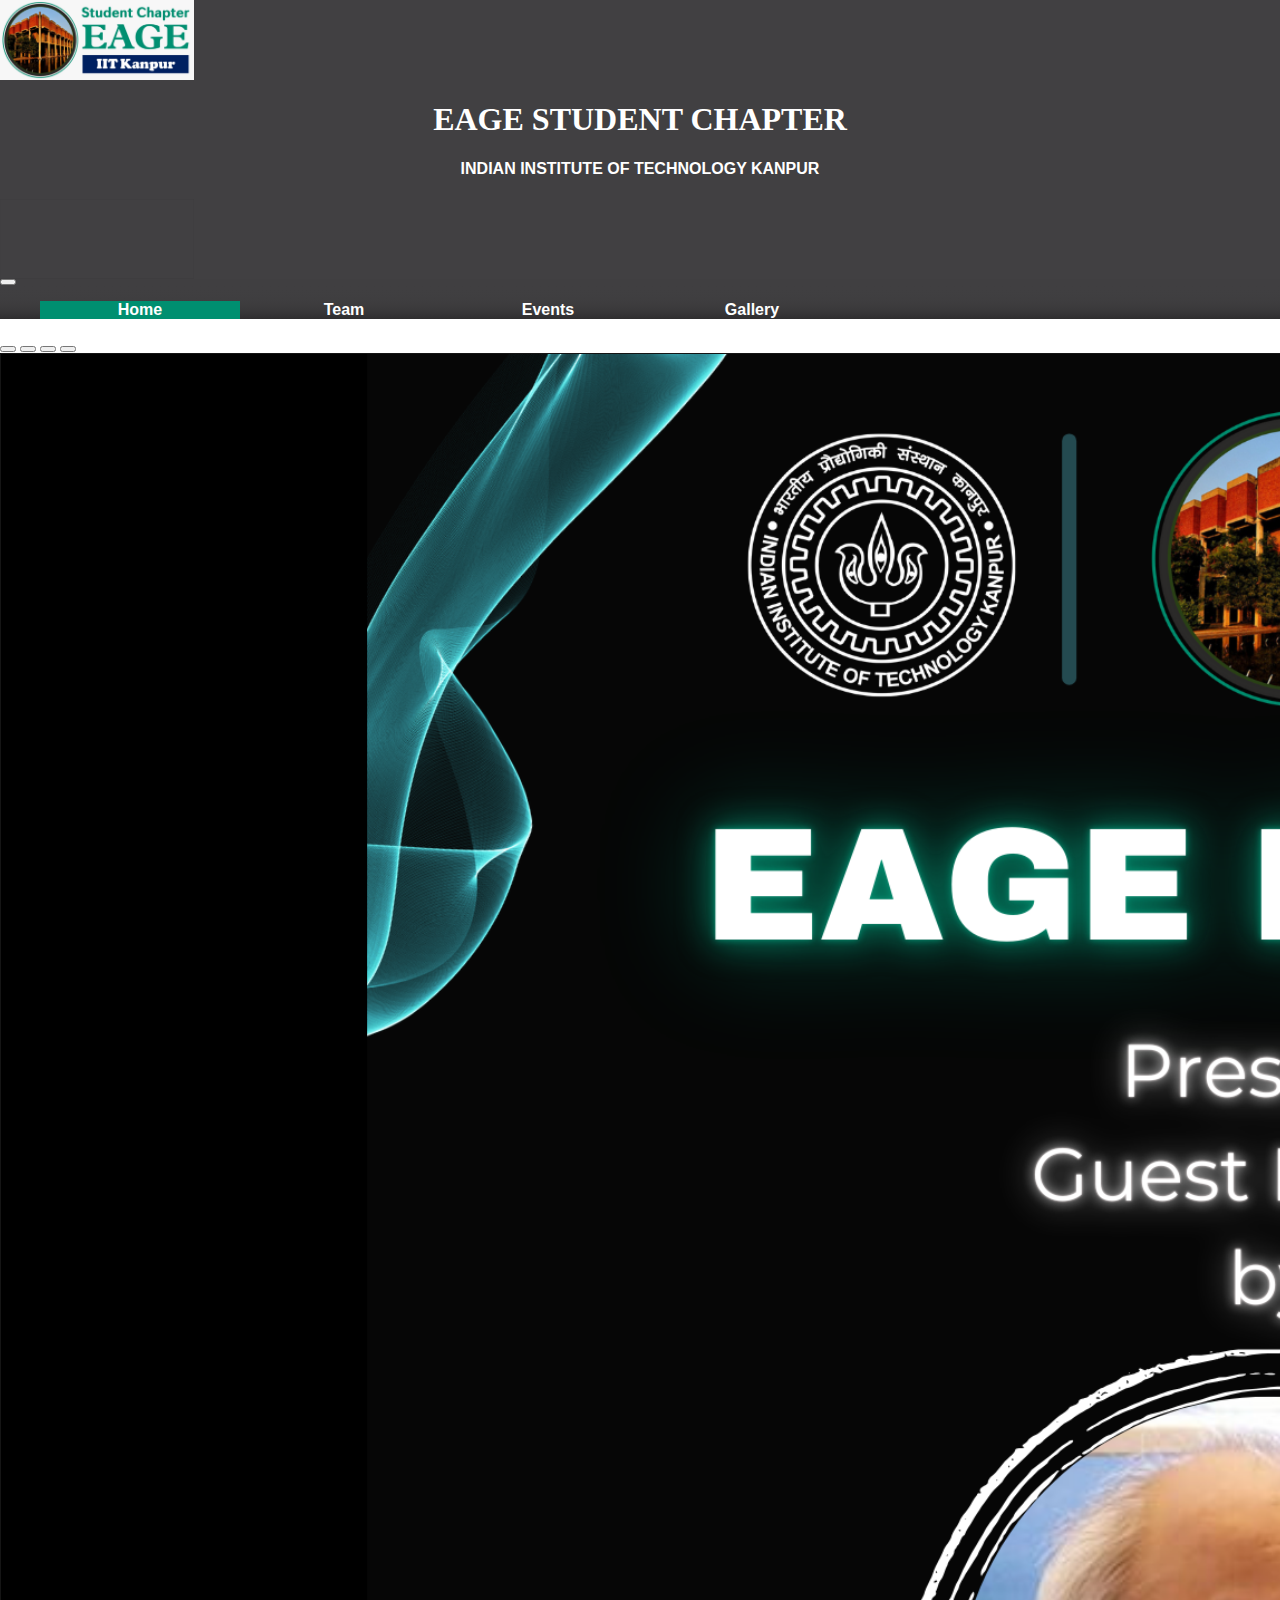
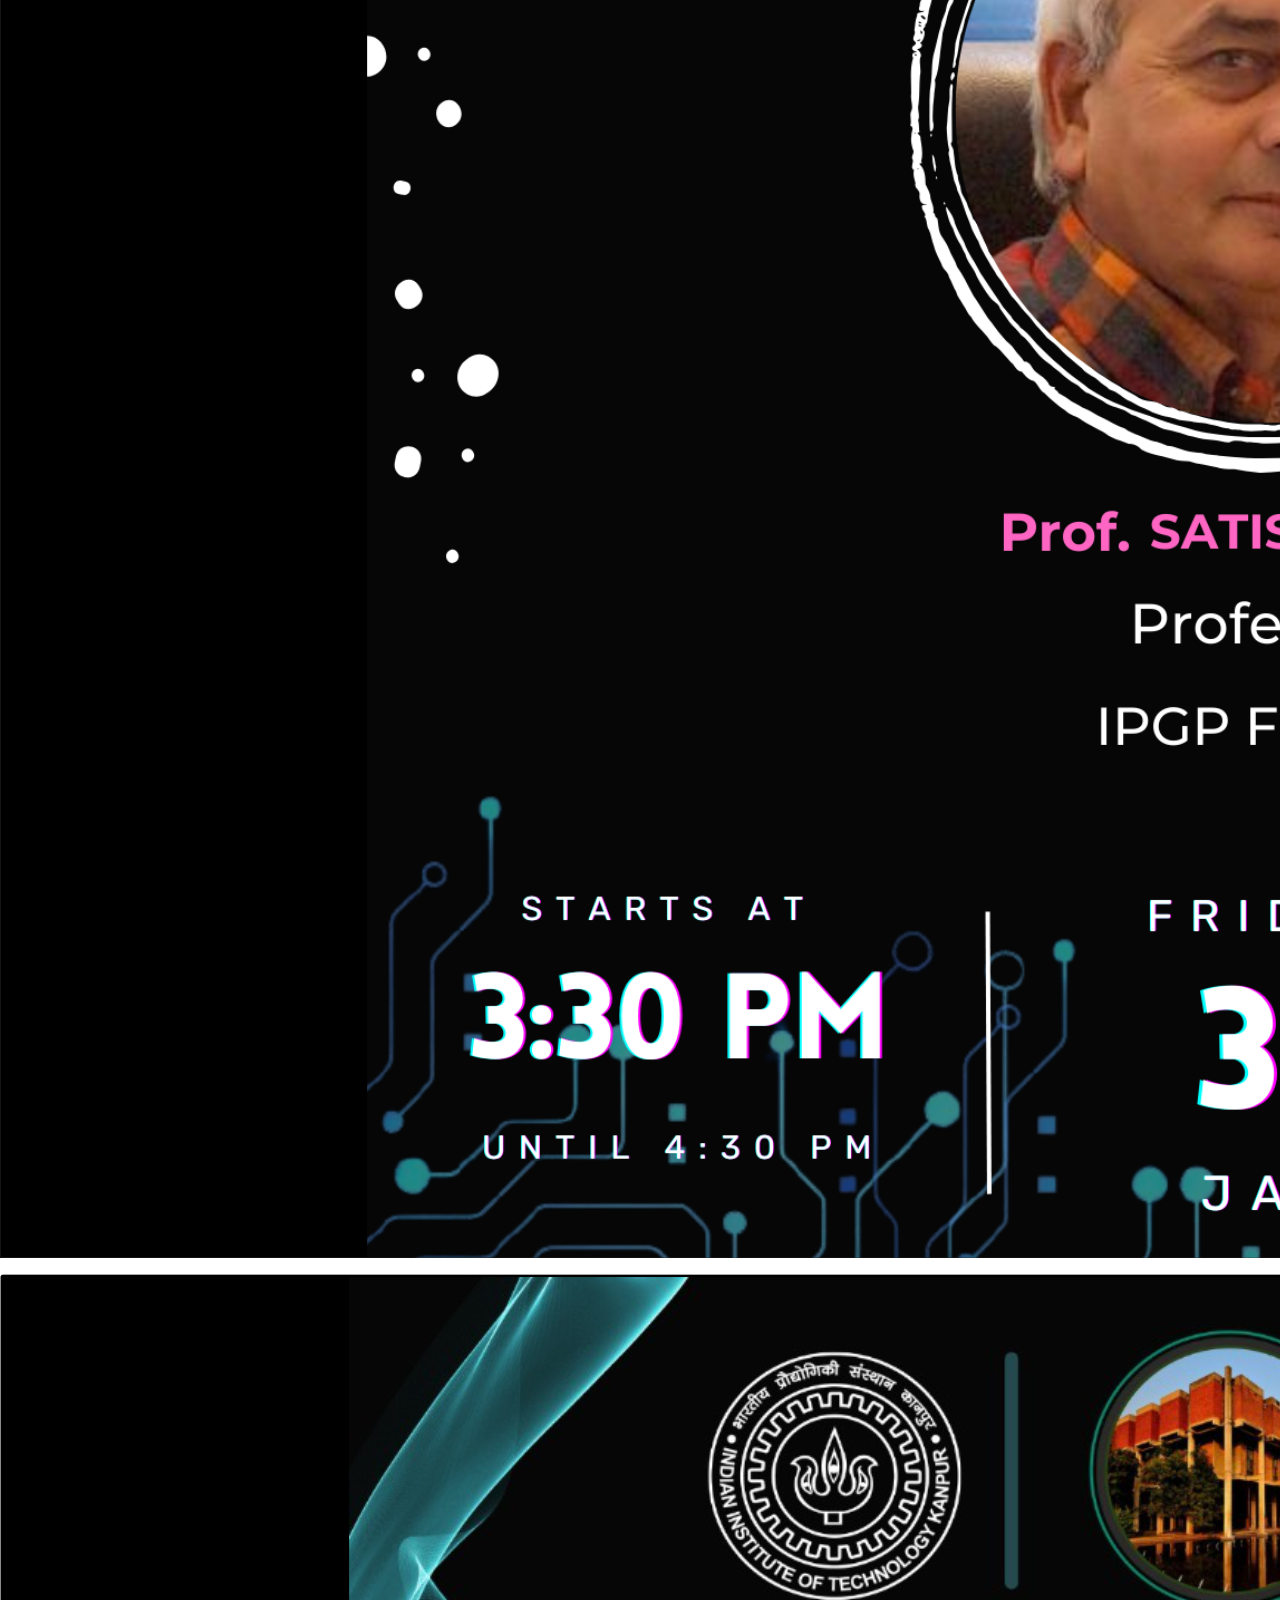
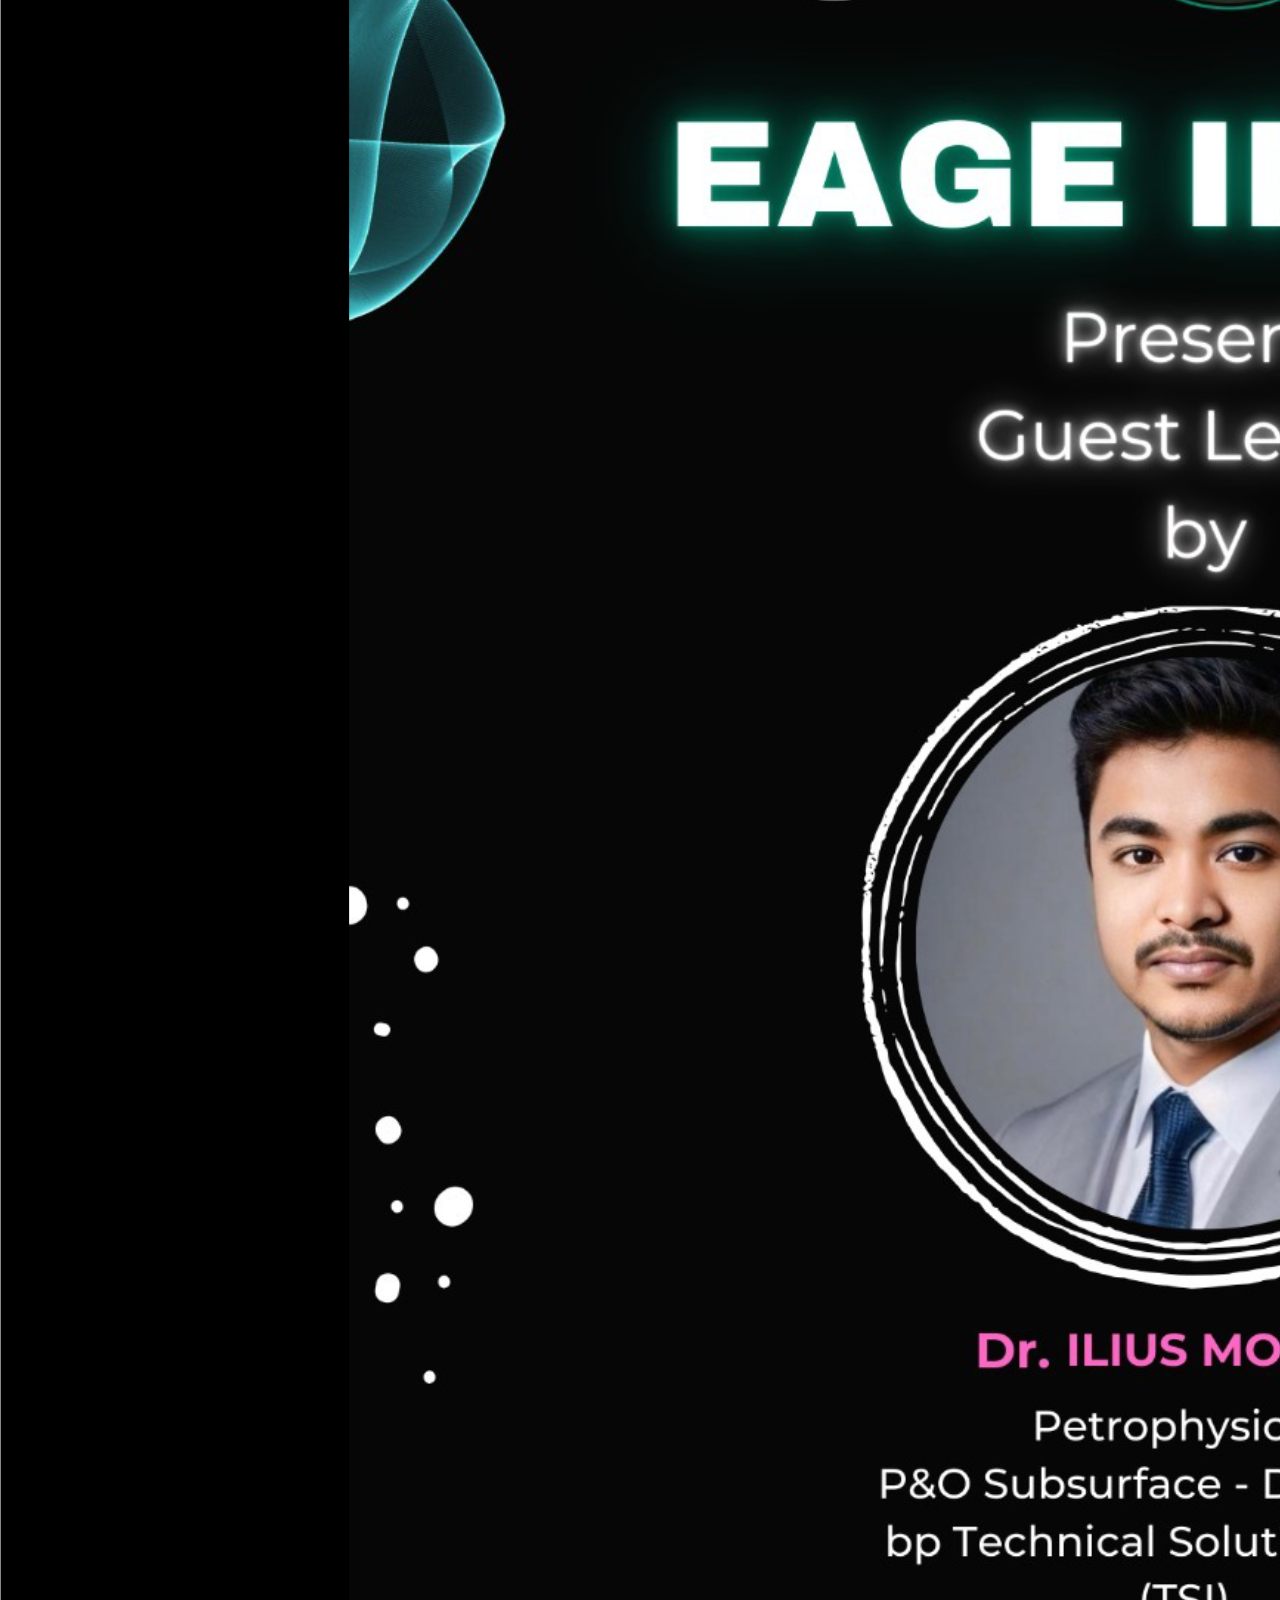
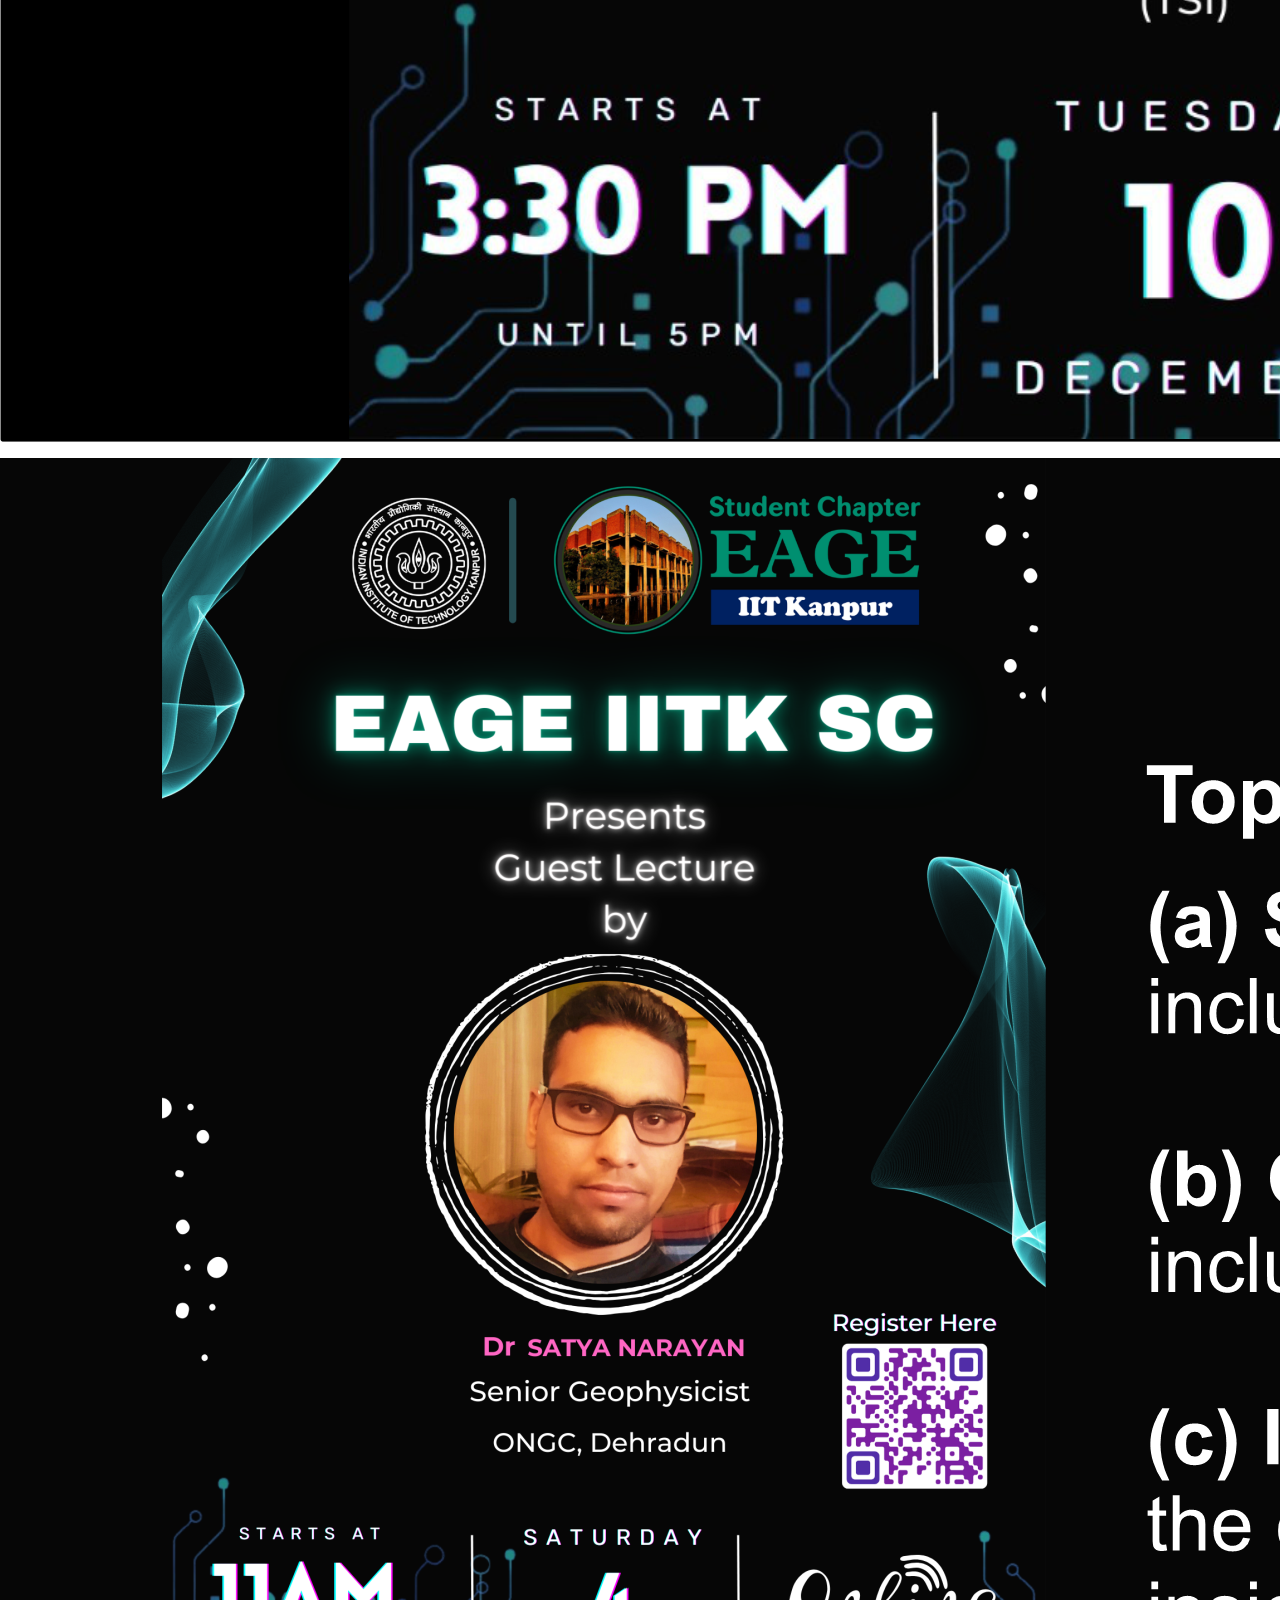
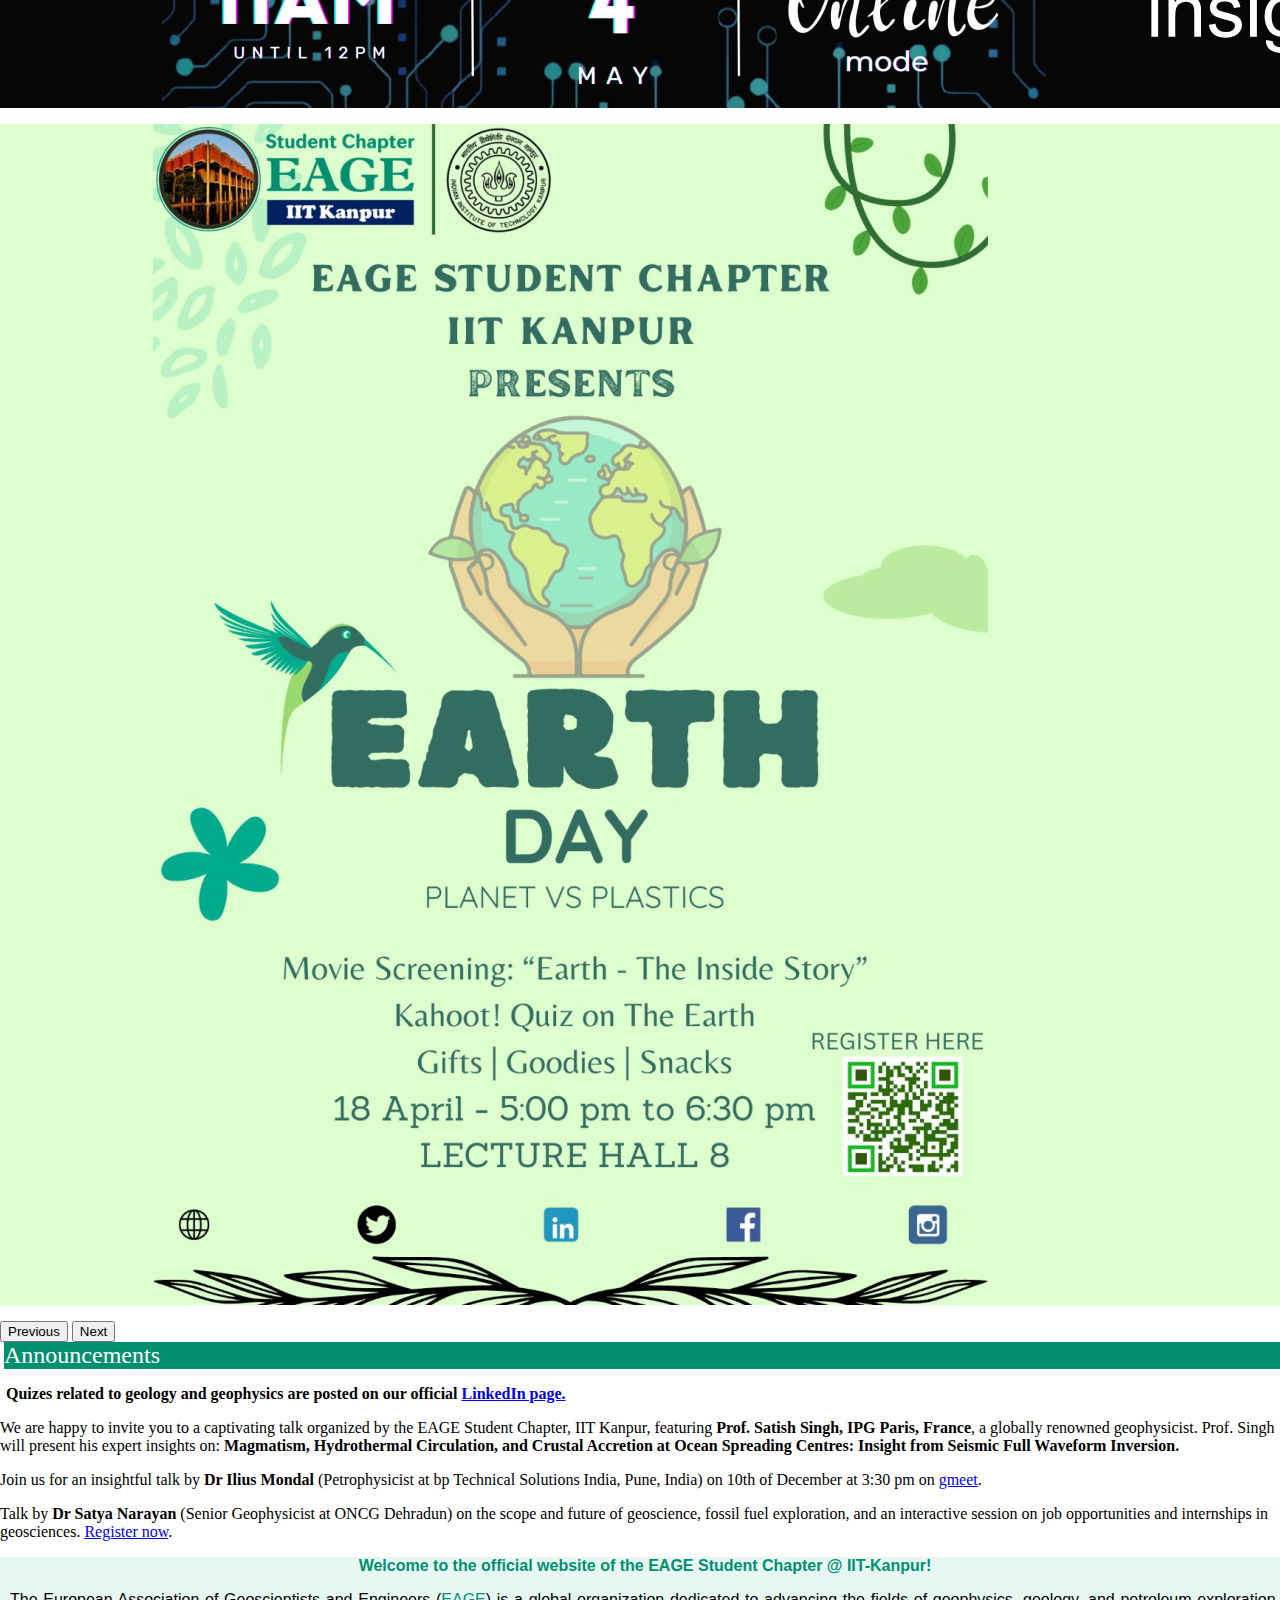
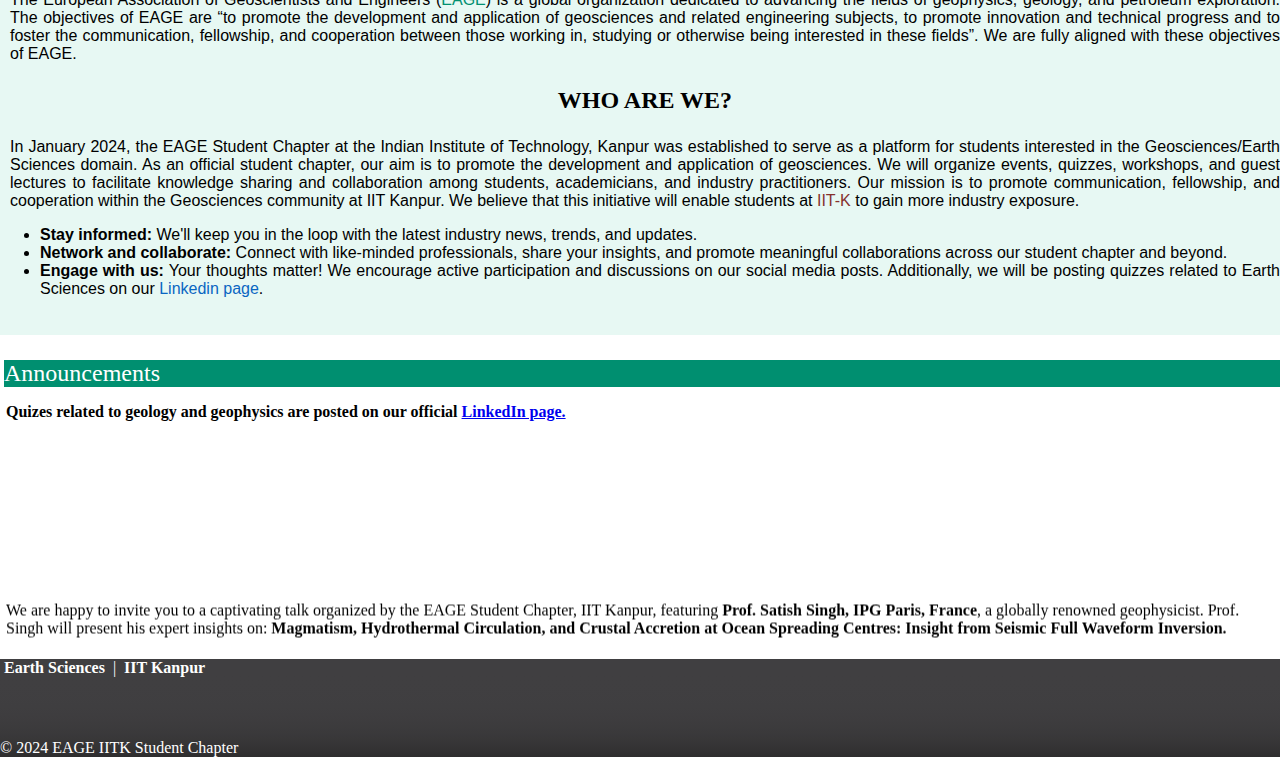
<file: index.html>
<html lang="en">
<head>
    <title>IITK EAGE Student Chapter</title>
    <meta charset="UTF-8">
    <meta name="viewport" content="width=device-width, initial-scale=1.0">
    <link rel="icon" type="image/x-icon" href="assets/favicon.jpg">
    <link href="https://cdn.jsdelivr.net/npm/bootstrap@5.0.2/dist/css/bootstrap.min.css" rel="stylesheet" integrity="sha384-EVSTQN3/azprG1Anm3QDgpJLIm9Nao0Yz1ztcQTwFspd3yD65VohhpuuCOmLASjC" crossorigin="anonymous">
    <link rel="stylesheet" type="text/css" href="assets/colors.css">
    <link href="https://fonts.cdnfonts.com/css/plantin-mt-pro?styles=66100" rel="stylesheet">
    <link href="https://db.onlinewebfonts.com/c/fc609eb62c0de5abdda2d091abaed228?family=Plantin+Infant+MT+Std+Bold" rel="stylesheet">
    <link rel="stylesheet" href="https://cdnjs.cloudflare.com/ajax/libs/font-awesome/6.5.1/css/all.min.css" integrity="sha512-DTOQO9RWCH3ppGqcWaEA1BIZOC6xxalwEsw9c2QQeAIftl+Vegovlnee1c9QX4TctnWMn13TZye+giMm8e2LwA==" crossorigin="anonymous" referrerpolicy="no-referrer" />
</head>
<style>
    body, html {
        max-width: 2000px;
        margin: auto;
    }
</style>
<body>
    <script src="https://cdn.jsdelivr.net/npm/bootstrap@5.0.2/dist/js/bootstrap.bundle.min.js" integrity="sha384-MrcW6ZMFYlzcLA8Nl+NtUVF0sA7MsXsP1UyJoMp4YLEuNSfAP+JcXn/tWtIaxVXM" crossorigin="anonymous"></script>
    <script src="https://static.elfsight.com/platform/platform.js" data-use-service-core defer></script>
</body>
</html>

<!--header-->
<!--Check the alignment of the image again (non-responsive)-->
<div class="row justify-content-center header-theme-top" style="margin: auto;">
    <div class="row justify-content-center">
        <div class="col-2 mx-1 justify-content-center d-none d-lg-block py-2 align-items-center">
            <img src="assets/logo.jpeg" alt="eagesc logo" style="height: 80px; width:auto;">
        </div>
        <div class="col justify-content-center py-2">
            <div class="row justify-content-center">
                <h1 style="text-align: center; font-family: Plantin Infant MT Std Bold;">
                    <b>EAGE STUDENT CHAPTER</b>
                </h1>
            </div>
            <div class="row justify-content-center">
                <h4 style="text-align: center; font-family:Impact, Haettenschweiler, 'Arial Narrow Bold', sans-serif">
                    INDIAN INSTITUTE OF TECHNOLOGY KANPUR
                </h4>
            </div>
        </div>
        <div class="col-2 mx-1 justify-content-center d-none d-lg-block py-2 align-items-center">
            <img src="assets/invisible_logo.png" alt="" style="height: 80px; width:auto;">
        </div>
    </div>
</div>

<!--navbar-->
<nav class="navbar navbar-light sticky-top navbar-expand-md header-theme-bottom">
    <a href="index.html" class="navbar-brand mx-3 h1 d-md-none">
        <i class="fa-solid fa-house-chimney" style="color: white;"></i>
    </a>
    <button type="button" data-bs-toggle="collapse" data-bs-target="#navbarNav" class="mx-3 navbar-toggler" aria-controls="navbarNav" aria-expanded="false" aria-label="Toggle navigation">
        <i class="fa-solid fa-bars" style="color: white;"></i>
    </button>
    <div class="collapse navbar-collapse" id="navbarNav">
        <ul class="navbar-nav mx-auto">
            <li class="nav-item px-5 d-sm-block li_navbar active_navbar">
                <a href="index.html" class="nav-link a_navbar active" style="color: white;">
                    <b>Home</b>
                </a>
            </li>
            <li class="nav-item px-5 d-sm-block li_navbar">
                <a href="pages/team.html" class="nav-link a_navbar " style="color: white;">
                    <b>Team</b>
                </a>
            </li>
            <li class="nav-item px-5 d-sm-block li_navbar">
                <a href="pages/events.html" class="nav-link active a_navbar" style="color: white">
                    <b>Events</b>
                </a>
            </li>
            <li class="nav-item px-5 d-sm-block li_navbar">
                <a href="pages/gallery.html" class="nav-link active a_navbar" style="color: white;">
                    <b>Gallery</b>
                </a>
            </li>
        </ul>
    </div>
</nav>

<!--main content-->
<!--aspect ratio of image (4x1) landscape-->
<div class="row justify-content-center">
    <div class="d-lg-10 col-12 justify-content-center">
        <div id="eagesc-carousel" class="carousel slide" data-bs-ride="carousel" data-bs-slide="false">
            <div class="carousel-indicators">
                <button type="button" data-bs-target="#eagesc-carousel" data-bs-slide-to="0" class="active bg-dark" aria-current="true" aria-label="Slide 1"></button>
                <button type="button" data-bs-target="#eagesc-carousel" data-bs-slide-to="1" class="bg-dark" aria-label="Slide 2"></button>
                <button type="button" data-bs-target="#eagesc-carousel" data-bs-slide-to="2" class="bg-dark" aria-label="Slide 3"></button>
                <button type="button" data-bs-target="#eagesc-carousel" data-bs-slide-to="3" class="bg-dark" aria-label="Slide 4"></button>
            </div>
            <div class="carousel-inner">
                <div class="carousel-item active car-item">
                    <img src="assets/Jan-31-carousal.png" class="d-block mx-auto w-100 car-image" alt="...">
                    <div class="carousel-caption d-none d-md-block">
                        <p>
                            
                        </p>
                    </div>
                </div>
                <div class="carousel-item car-item">
                    <img src="assets/Dec-10-carousal.png" class="d-block mx-auto w-100 car-image" alt="...">
                    <div class="carousel-caption d-none d-md-block">
                        <p>
                        
                        </p>
                    </div>
                </div>
                <div class="carousel-item car-item">
                    <img src="assets/May-4-carousal.png" class="d-block mx-auto w-100 car-image" alt="...">
                    <div class="carousel-caption d-none d-md-block">
                        <p>
                        
                        </p>
                    </div>
                </div>
                <div class="carousel-item car-item">
                    <img src="assets/carousal_Earth_Day.png" class="d-block mx-auto w-100 car-image" alt="...">
                    <div class="carousel-caption d-none d-md-block">
                        <p>
                        
                        </p>
                    </div>
                </div>
            </div>
            <button class="carousel-control-prev" type="button" data-bs-target="#eagesc-carousel" data-bs-slide="prev">
                <span class="carousel-control-prev-icon" style="" aria-hidden="true"></span>
                <span class="visually-hidden">Previous</span>
            </button>
            <button class="carousel-control-next" type="button" data-bs-target="#eagesc-carousel" data-bs-slide="next">
                <span class="carousel-control-next-icon" style="" aria-hidden="true"></span>
                <span class="visually-hidden">Next</span>
            </button>
          </div>
    </div>
</div>

<div class="row my-2 justify-content-center" style="margin: auto;">
    <div class="col-12 justify-content-center d-lg-none">
        <div class="row border justify-content-center announcement-header" style="margin-left: 4px;">
            <span style="text-align: center; font-family: Plantin Infant MT Std Bold; font-size: 24px;">
                Announcements
            </span>
        </div>
        <!--<div class="text_announcement">
            <div class="scrolling-text">
                <p>Welcome to the official Website of <b>EAGE IIT Kanpur</b>.</p>
                <p>Quizes related to geology and geophysics are posted on our official <a href="https://www.linkedin.com/company/eage-student-chapter-iit-kanpur/">LinkedIn page.</a> Please follow our page.</p>
                <p>Congratulations to <b>Mr. Vikas Vats</b> for the selection of his paper for poster presentation at Annual EAGE 2024 conference (<b>Paper title:</b> "Integrating Particle Swarm Optimization in a Hybrid Approach to Address FWI Non-linearity.")</p>         
                <p>Congratulations to <b>Mr. Gourav Jaiswal</b> for the selection of his paper for oral presentation at Annual EAGE 2024 conference (<b>Paper title:</b> "Advancing Seismic Facies Classification: A comparative Deep Learning Approach.")</p>  
                <p>Congratulations to <b>Mr. Pratik Chougule</b> for the selection of his paper for poster presentation at Annual EAGE 2024 conference (<b>Paper title:</b> "Deep learning assisted 2-D current density modelling of very low frequency electromagnetic data.")</p>                
            </div>
        </div>-->
        <div class="row mx-2 px-1 justify-content-center">
            <p class="fixed-announcement" style="margin-left: 6px;">
                Quizes related to geology and geophysics are posted on our official <a href="https://www.linkedin.com/company/eage-student-chapter-iit-kanpur/">LinkedIn page.</a>
            </p>
            <p>We are happy to invite you to a captivating talk organized by the EAGE Student Chapter, IIT Kanpur, featuring <b>Prof. Satish Singh, IPG Paris, France</b>, a globally renowned geophysicist. Prof. Singh will present his expert insights on: <b>Magmatism, Hydrothermal Circulation, and Crustal Accretion at Ocean Spreading Centres: Insight from Seismic Full Waveform Inversion.</b></p>
            <p>Join us for an insightful talk by <b>Dr Ilius Mondal</b> (Petrophysicist at bp Technical Solutions India, Pune, India) on 10th of December at 3:30 pm on <a href="https://meet.google.com/gyk-pcsj-urn" target="_blank">gmeet</a>.</p>
            <p>Talk by <b>Dr Satya Narayan</b> (Senior Geophysicist at ONCG Dehradun) on the scope and future of geoscience, fossil fuel exploration, and an interactive session on job opportunities and internships in geosciences. <a href="https://forms.gle/yRtDMX8dYW5CbWxP8" target="_blank">Register now</a>.</p>
        </div>
    </div>
    <div class="col-12 col-lg-8 justify-content-center">
        <div class="row px-3 py-2 justify-content-center us-box">
            <p style="text-align: center; font-family: Arial, Helvetica, sans-serif; font-size: 16px;">
                <strong style="color: #008f70;">Welcome to the official website of the EAGE Student Chapter @ IIT-Kanpur!</strong> 
            </p>
            <p style="text-align: justify; font-family: Arial, Helvetica, sans-serif; font-size: 16px;">
                The European Association of Geoscientists and Engineers (<a href="https://eage.org/" target="_blank" style="text-decoration: none; color: #008f70;">EAGE</a>) is a global organization dedicated to advancing the fields of geophysics, geology, and petroleum exploration. The objectives of EAGE are “to promote the development and application of geosciences and related engineering subjects, to promote innovation and technical progress and to foster the communication, fellowship, and cooperation between those working in, studying or otherwise being interested in these fields”. We are fully aligned with these objectives of EAGE. <br>
            </p>    
            <p style="text-align: center; font-family: Plantin Infant MT Std Bold; font-size: 24px;">
                <b>WHO ARE WE?</b>
            </p>
            <p style="text-align: justify; font-family: Arial, Helvetica, sans-serif; font-size: 16px;">
                In January 2024, the EAGE Student Chapter at the Indian Institute of Technology, Kanpur was established to serve as a platform for students interested in the Geosciences/Earth Sciences domain. As an official student chapter, our aim is to promote the development and application of geosciences. We will organize events, quizzes, workshops, and guest lectures to facilitate knowledge sharing and collaboration among students, academicians, and industry practitioners. Our mission is to promote communication, fellowship, and cooperation within the Geosciences community at IIT Kanpur. We believe that this initiative will enable students at <a href="https://www.iitk.ac.in/es/" target="_blank" style="text-decoration: none; color:#85312d">IIT-K</a> to gain more industry exposure.<br>
                <ul style="padding-left: 30px; font-family: Arial, Helvetica, sans-serif; font-size: 16px;">
                    <li style="text-align: justify; text-justify: inter-word;"><b>Stay informed:</b> We'll keep you in the loop with the latest industry news, trends, and updates.</li>
                    <li style="text-align: justify; text-justify: inter-word;"><b>Network and collaborate:</b> Connect with like-minded professionals, share your insights, and promote meaningful collaborations across our student chapter and beyond.</li>
                    <li style="text-align: justify; text-justify: inter-word;"><b>Engage with us:</b> Your thoughts matter! We encourage active participation and discussions on our social media posts. Additionally, we will be posting quizzes related to Earth Sciences on our <a href="https://www.linkedin.com/company/eage-student-chapter-iit-kanpur/" target="_blank" style="text-decoration: none; color: #0a66c2;">Linkedin page</a>.</li>
                </ul>
            </p>
            <div class="col-12 justify-content-center">
                <h6 style="text-align: center;">
                    <a href="mailto: eageiitk@gmail.com" target="_blank"><i class="fa-solid fa-envelope icon-1" style="color: black;"></i></a>&nbsp;
                    <a href="https://www.linkedin.com/company/eage-student-chapter-iit-kanpur/" target="_blank"><i class="fa-brands fa-linkedin icon-1" style="color: black;"></i></a>&nbsp;
                    <a href="#" target="_blank"><i class="fa-brands fa-instagram icon-1" style="color: black;"></i></a>&nbsp;
                    <a href="https://www.facebook.com/profile.php?id=61557370555997" target="_blank"><i class="fa-brands fa-facebook icon-1" style="color: black; "></i></a>&nbsp;
                    <a href="https://twitter.com/EageIitk84195" target="_blank"><i class="fa-brands fa-twitter icon-1" style="color: black;"></i></a>&nbsp;
                </h6>
            </div>
        </div>
    </div>
    <div class="col-4 justify-content-center d-none d-lg-block">
        <div class="row border justify-content-center announcement-header" style="margin-left: 4px;">
            <span style="text-align: center; font-family: Plantin Infant MT Std Bold; font-size: 24px;">
                Announcements
            </span>
        </div>
        <!--<div class="text_announcement">
            <div class="scrolling-text">
                <p>Welcome to the official Website of <b>EAGE IIT Kanpur</b>.</p>
                <p>Quizes related to geology and geophysics are posted on our official <a href="https://www.linkedin.com/company/eage-student-chapter-iit-kanpur/">LinkedIn page.</a> Please follow our page.</p>
                <p>Congratulations to <b>Mr. Vikas Vats</b> for the selection of his paper for poster presentation at Annual EAGE 2024 conference (<b>Paper title:</b> "Integrating Particle Swarm Optimization in a Hybrid Approach to Address FWI Non-linearity.")</p>         
                <p>Congratulations to <b>Mr. Gourav Jaiswal</b> for the selection of his paper for oral presentation at Annual EAGE 2024 conference (<b>Paper title:</b> "Advancing Seismic Facies Classification: A comparative Deep Learning Approach.")</p>  
                <p>Congratulations to <b>Mr. Pratik Chougule</b> for the selection of his paper for poster presentation at Annual EAGE 2024 conference (<b>Paper title:</b> "Deep learning assisted 2-D current density modelling of very low frequency electromagnetic data.")</p>                
            </div>
        </div>-->
        <div class="row px-1 justify-content-center">
            <p class="fixed-announcement" style="margin-left: 6px;">
                Quizes related to geology and geophysics are posted on our official <a href="https://www.linkedin.com/company/eage-student-chapter-iit-kanpur/">LinkedIn page.</a>
            </p>
            <marquee behavior="scroll" direction="up" loop="-1" class="marq" style="margin-left: 6px;" onmouseover="this.stop();" onmouseout="this.start();" scrollamount="3">
                <p>We are happy to invite you to a captivating talk organized by the EAGE Student Chapter, IIT Kanpur, featuring <b>Prof. Satish Singh, IPG Paris, France</b>, a globally renowned geophysicist. Prof. Singh will present his expert insights on: <b>Magmatism, Hydrothermal Circulation, and Crustal Accretion at Ocean Spreading Centres: Insight from Seismic Full Waveform Inversion.</b></p>
                <p>Join us for an insightful talk by <b>Dr Ilius Mondal</b> (Petrophysicist at bp Technical Solutions India, Pune, India) on 10th of December at 3:30 pm on <a href="https://meet.google.com/gyk-pcsj-urn" target="_blank">gmeet</a>.</p>
                <p>Talk by <b>Dr Satya Narayan</b> (Senior Geophysicist at ONCG Dehradun) on the scope and future of geoscience, fossil fuel exploration, and an interactive session on job opportunities and internships in geosciences. <a href="https://forms.gle/yRtDMX8dYW5CbWxP8" target="_blank">Register now</a>.</p>
                <p><a href="https://forms.gle/gAJwFsg2K425iSPw5" target="_blank">Register now</a> to celebrate <b>Earth Day</b> with the EAGE Student Chapter. Do not miss out on a movie night filled with enlightenment, fun competitions, gifts, snacks, and a chance to <a href="https://forms.gle/5goC6psibuusXjEu8" target="_blank">interact</a> with <b>Mr. Robin Singh</b> (Co-founder of <a href="https://peepalfarm.org/" target="_blank">Peepal Farm</a>).</p>
            </marquee>
        </div>
    </div>
</div>

<!--footer-->
<div class="row py-2 header-theme-bottom justify-content-center" style="margin: auto;">
    <div class="col justify-content-center">
        <p class="text-center" style="font-family: 'Times New Roman', Times, serif;">
            &nbsp;<a href="https://www.iitk.ac.in/es/" target="_blank" style="color: white; text-decoration:solid;"><b>Earth Sciences</a></b>&nbsp;
            &#124;&nbsp;&nbsp;<a href="https://www.iitk.ac.in/" target="_blank" style="color: white; text-decoration: none;"><b>IIT Kanpur</a></b>&nbsp;
        </p>
    </div>
    <span class="text-center">
        <h6 style="text-align: center; font-family: Arial, Helvetica, sans-serif;">
            <a href="mailto:eageiitk@gmail.com" target="_blank"><i class="fa-solid fa-envelope icon-1" style="color: white;  vertical-align: text-bottom;"></i></a>&nbsp;
            <a href="https://www.linkedin.com/company/eage-student-chapter-iit-kanpur/" target="_blank"><i class="fa-brands fa-linkedin icon-1" style="color: white; vertical-align: text-bottom;"></i></a>&nbsp;
            <a href="https://www.instagram.com/eage_sc_iitk/" target="_blank"><i class="fa-brands fa-instagram icon-1" style="color: white; vertical-align: text-bottom;"></i></a>&nbsp;
            <a href="https://www.facebook.com/profile.php?id=61557370555997" target="_blank"><i class="fa-brands fa-facebook icon-1" style="color: white; vertical-align: text-bottom;"></i></a>&nbsp;
            <a href="https://twitter.com/EageIitk84195" target="_blank"><i class="fa-brands fa-twitter icon-1" style="color: white; vertical-align: text-bottom;"></i></a>&nbsp;
        </h6>
    </span>
    <p class="text-center my-1" style="font-family: 'Times New Roman', Times, serif;">
        &copy; 2024 <a href="" target="_blank" style="color: white; text-decoration: none">EAGE IITK Student Chapter</a>&nbsp;
    </p>
</div>
</file>
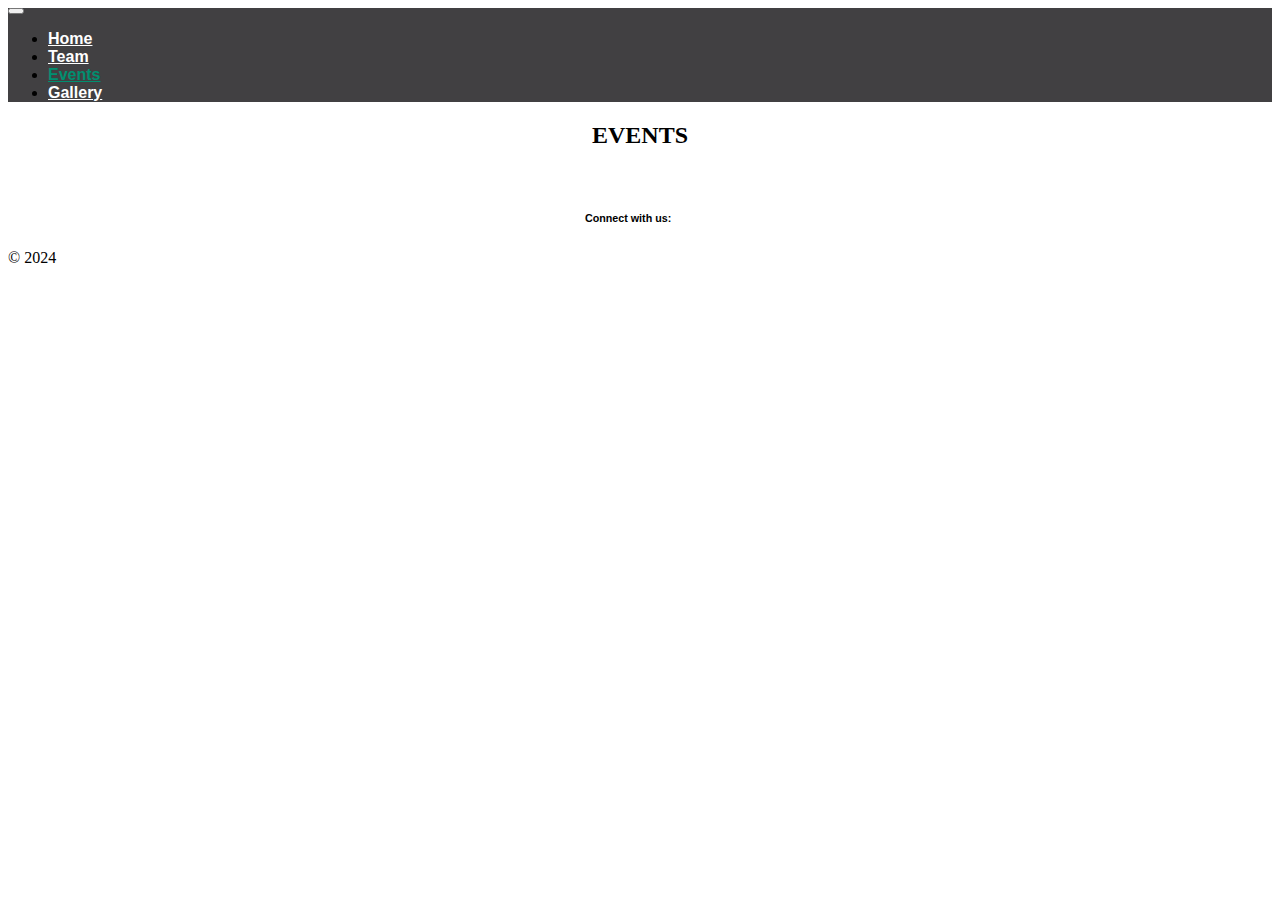
<file: assets/events.html>
<html lang="en">
<head>
    <meta charset="UTF-8">
    <meta name="viewport" content="width=device-width, initial-scale=1.0">
    <link rel="icon" type="image/x-icon" href="../assets/favicon.png">
    <link href="https://cdn.jsdelivr.net/npm/bootstrap@5.0.2/dist/css/bootstrap.min.css" rel="stylesheet" integrity="sha384-EVSTQN3/azprG1Anm3QDgpJLIm9Nao0Yz1ztcQTwFspd3yD65VohhpuuCOmLASjC" crossorigin="anonymous">
    <link rel="stylesheet" type="text/css" href="../assets/colors.css">
    <link href="https://fonts.cdnfonts.com/css/plantin-mt-pro?styles=66100" rel="stylesheet">
    <link href="https://db.onlinewebfonts.com/c/fc609eb62c0de5abdda2d091abaed228?family=Plantin+Infant+MT+Std+Bold" rel="stylesheet">
    <link rel="stylesheet" href="https://cdnjs.cloudflare.com/ajax/libs/font-awesome/6.5.1/css/all.min.css" integrity="sha512-DTOQO9RWCH3ppGqcWaEA1BIZOC6xxalwEsw9c2QQeAIftl+Vegovlnee1c9QX4TctnWMn13TZye+giMm8e2LwA==" crossorigin="anonymous" referrerpolicy="no-referrer" />
</head>
<body>
    <script src="https://cdn.jsdelivr.net/npm/bootstrap@5.0.2/dist/js/bootstrap.bundle.min.js" integrity="sha384-MrcW6ZMFYlzcLA8Nl+NtUVF0sA7MsXsP1UyJoMp4YLEuNSfAP+JcXn/tWtIaxVXM" crossorigin="anonymous"></script>
    <script src="https://static.elfsight.com/platform/platform.js" data-use-service-core defer></script>

</body>
</html>

<!--navbar-->
<nav class="navbar px-2 navbar-light sticky-top navbar-expand-sm rounded border" style="background-color: #414042; border-color: #767676;">
    <a href="index.html" class="navbar-brand h1 d-sm-none">
        <i class="fa-solid fa-house-chimney" style="color: white;"></i>
    </a>
    <button type="button" data-bs-toggle="collapse" data-bs-target="#navbarNav" class="navbar-toggler" aria-controls="navbarNav" aria-expanded="false" aria-label="Toggle navigation">
        <i class="fa-solid fa-bars" style="color: white;"></i>
    </button>
    <div class="collapse navbar-collapse" id="navbarNav">
        <ul class="navbar-nav mx-auto">
            <li class="nav-item px-5 d-sm-block">
                <a href="../index.html" class="nav-link" style="font-family: Arial, Helvetica, sans-serif; color: white; font-size: 16px;">
                    <b>Home</b>
                </a>
            </li>
            <li class="nav-item px-5 d-sm-block">
                <a href="../pages/teams1.html" class="nav-link active" style="font-family: Arial, Helvetica, sans-serif; color: white; font-size: 16px;">
                    <b>Team</b>
                </a>
            </li>
            <li class="nav-item px-5 d-sm-block">
                <a href="../pages/events.html" class="nav-link inactive" style="font-family: Arial, Helvetica, sans-serif; color: #008f70; font-size: 16px;">
                    <b>Events</b>
                </a>
            </li>
            <li class="nav-item px-5 d-sm-block">
                <a href="../pages/gal.html" class="nav-link inactive" style="font-family: Arial, Helvetica, sans-serif; color: white; font-size: 16px;">
                    <b>Gallery</b>
                </a>
            </li>
        </ul>
    </div>
</nav>

<!--header-->
<div class="row justify-content-center header-theme">
    <div class="col justify-content-center py-2">
        <h2 style="text-align: center; font-family: Plantin Infant MT Std Bold;">
            <b>EVENTS</b>
        </h2>
    </div>
</div>


    <!--footer-->
    <!--footer-->
    <div class="row py-2 header-theme justify-content-center">
        <div class="col justify-content-center">
            <p class="text-center" style="font-family: 'Times New Roman', Times, serif;">
                <a href="https://www.iitk.ac.in/es/" target="_blank" style="color: white; text-decoration:solid;"><b>Earth Sciences</a></b>
                <a href="https://www.iitk.ac.in/" target="_blank" style="color: white; text-decoration: none;"><b>IITK</a></b>
            </p>
        </div>
        <span class="text-center">
            <h6 style="text-align: center; font-family: Arial, Helvetica, sans-serif;">
                <strong>Connect with us:</strong>
                <a href="mailto: eageiitk@gmail.com" target="_blank"><i class="fa-solid fa-envelope icon-1" style="color: white;  vertical-align: text-bottom;"></i></a>&nbsp;
                <a href="https://www.linkedin.com/company/eage-student-chapter-iit-kanpur/" target="_blank"><i class="fa-brands fa-linkedin icon-1" style="color: white; vertical-align: text-bottom;"></i></a>&nbsp;
                <a href="#" target="_blank"><i class="fa-brands fa-instagram icon-1" style="color: white; vertical-align: text-bottom;"></i></a>&nbsp;
                <a href="#" target="_blank"><i class="fa-brands fa-twitter icon-1" style="color: white; vertical-align: text-bottom;"></i></a>&nbsp;
            </h6>
        </span>
        <p class="text-center my-1" style="font-family: 'Times New Roman', Times, serif;">
            &copy; 2024 <a href="" target="_blank" style="color: white;">EAGE_IITK_Student_Chapter</a>&nbsp;
        </p>
    </div>
</file>
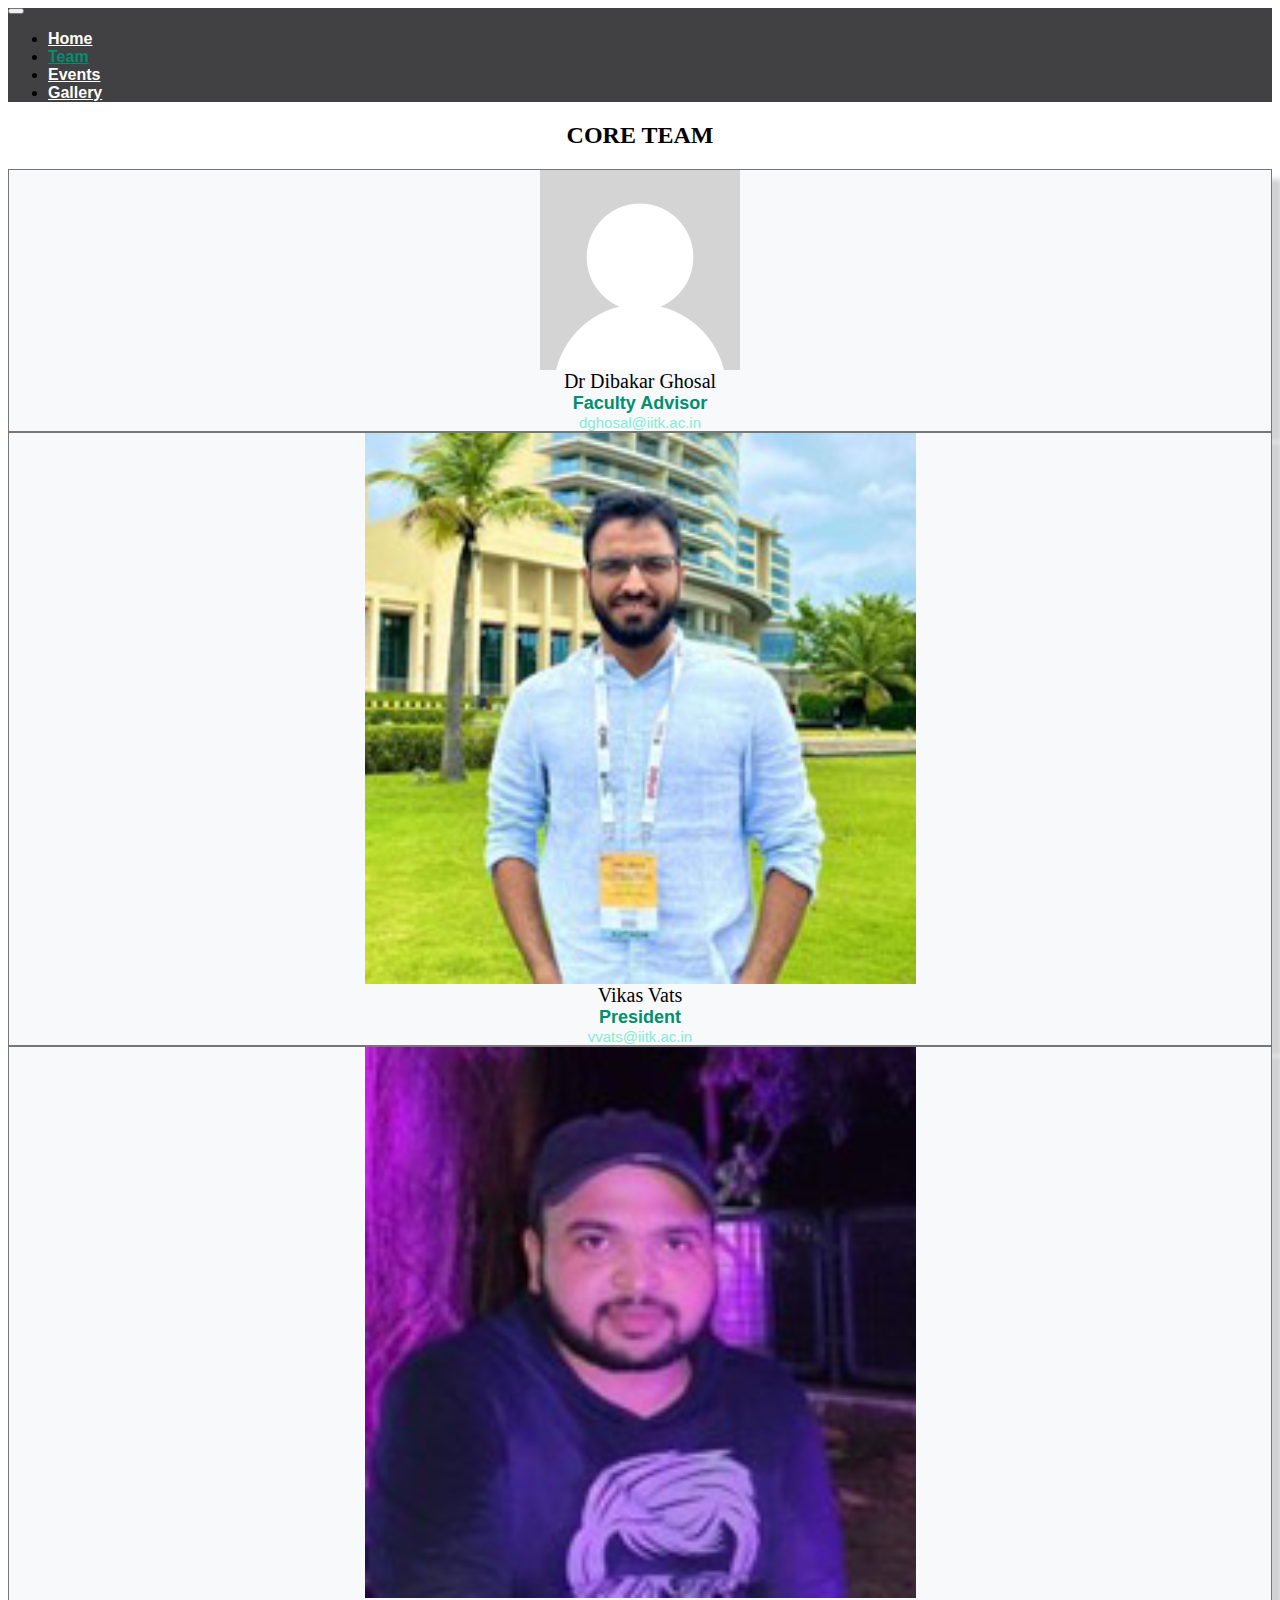
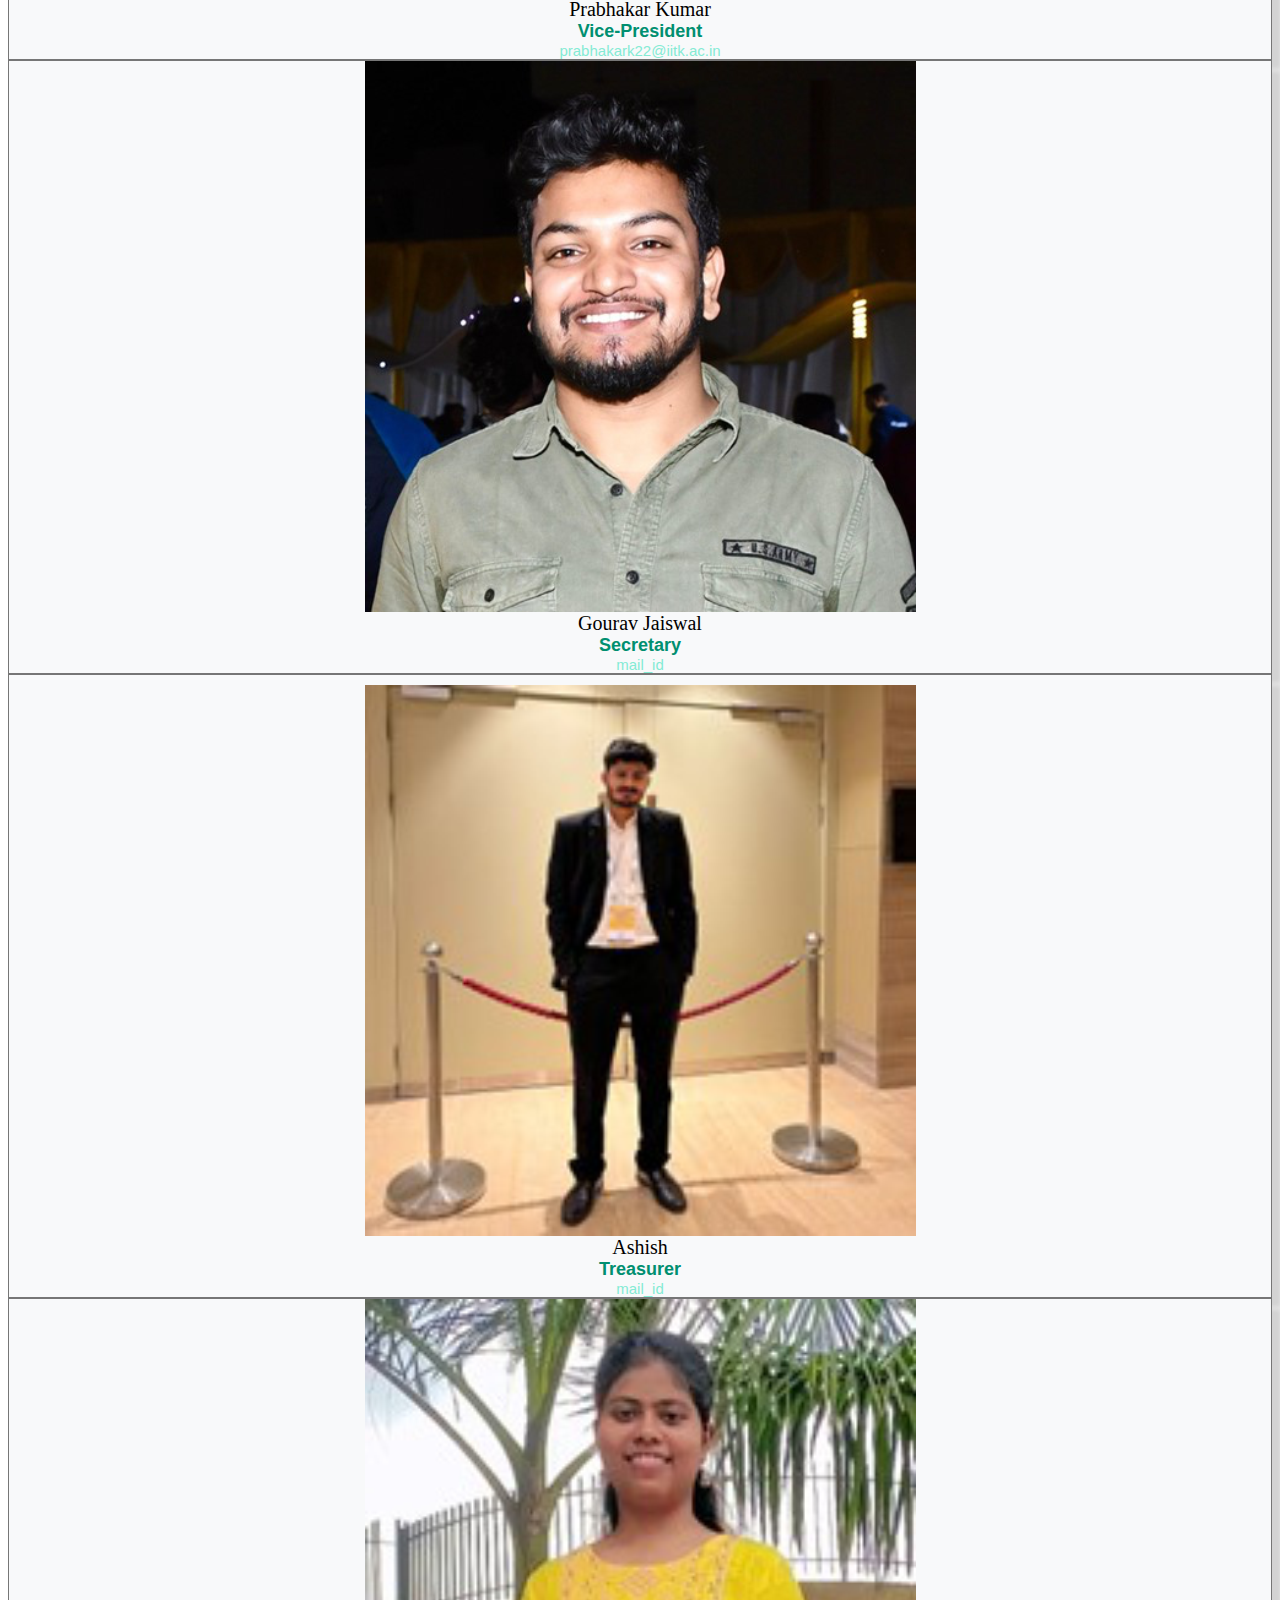
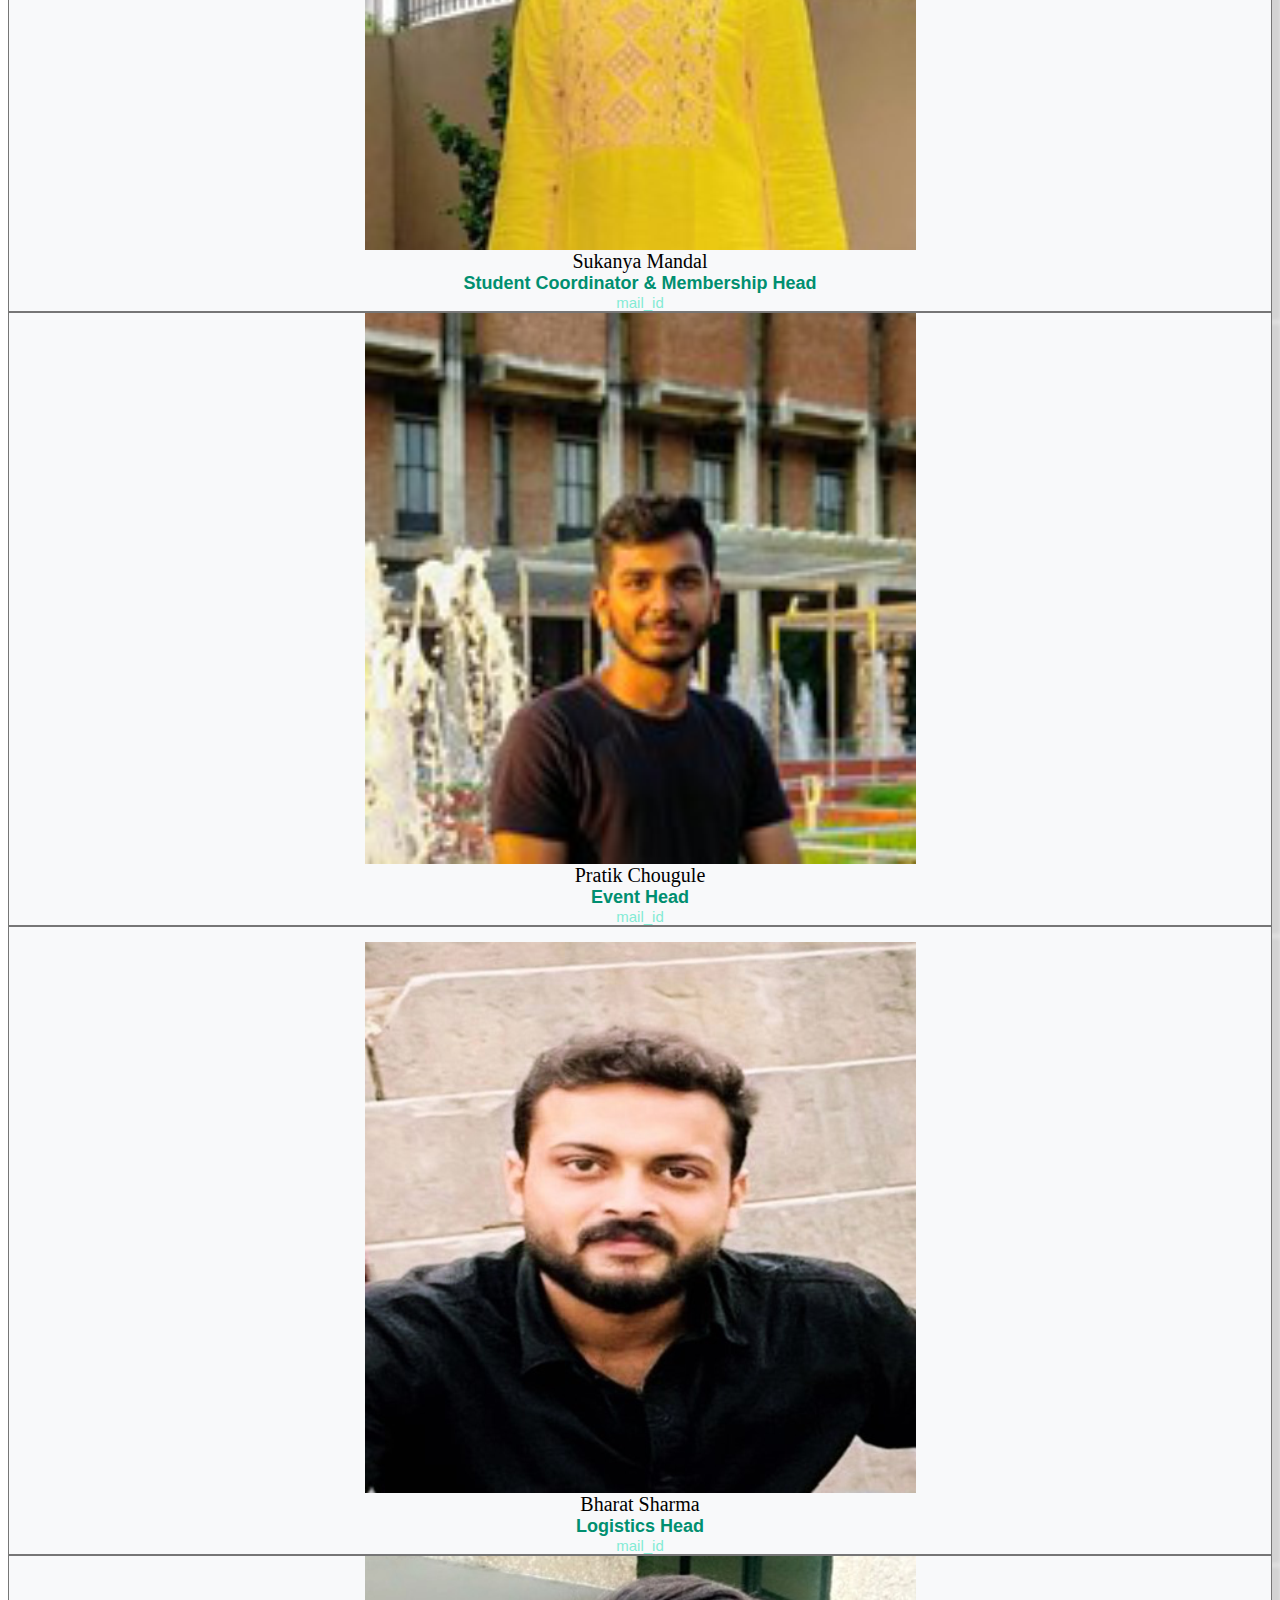
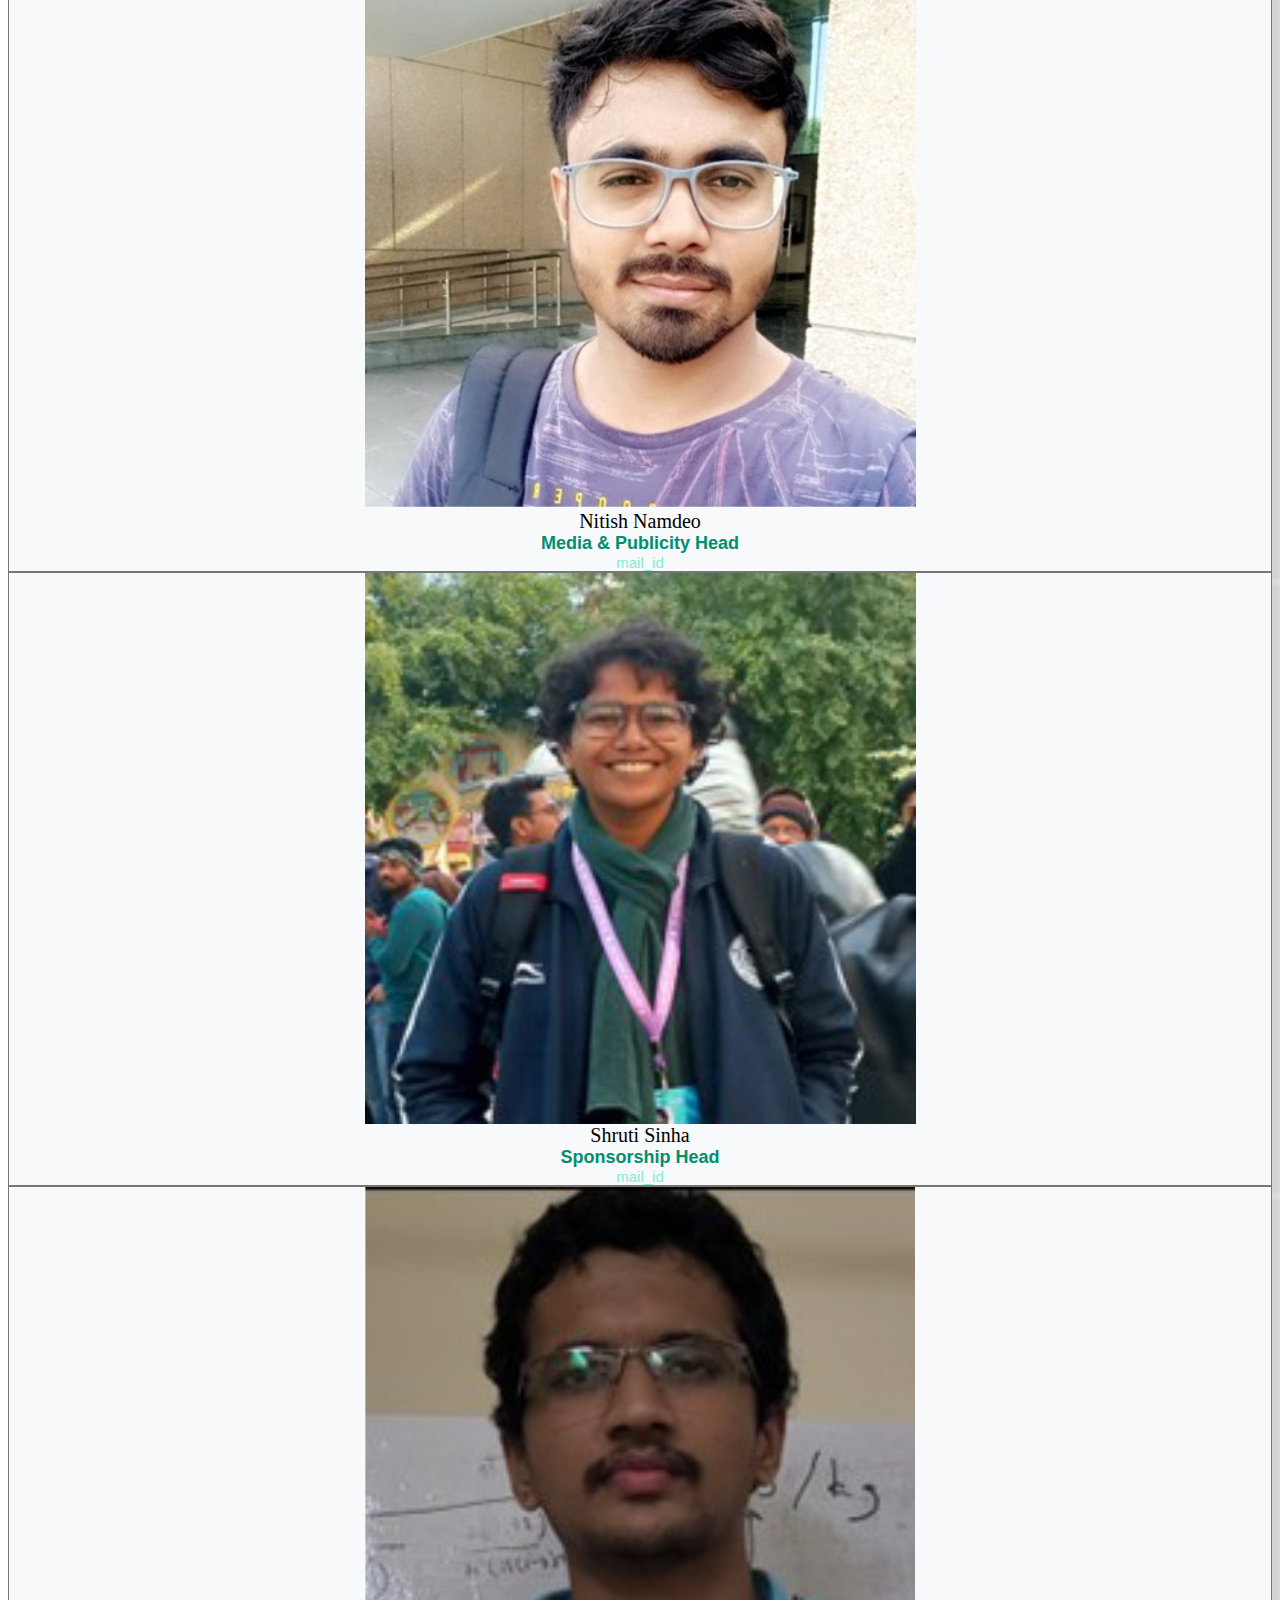
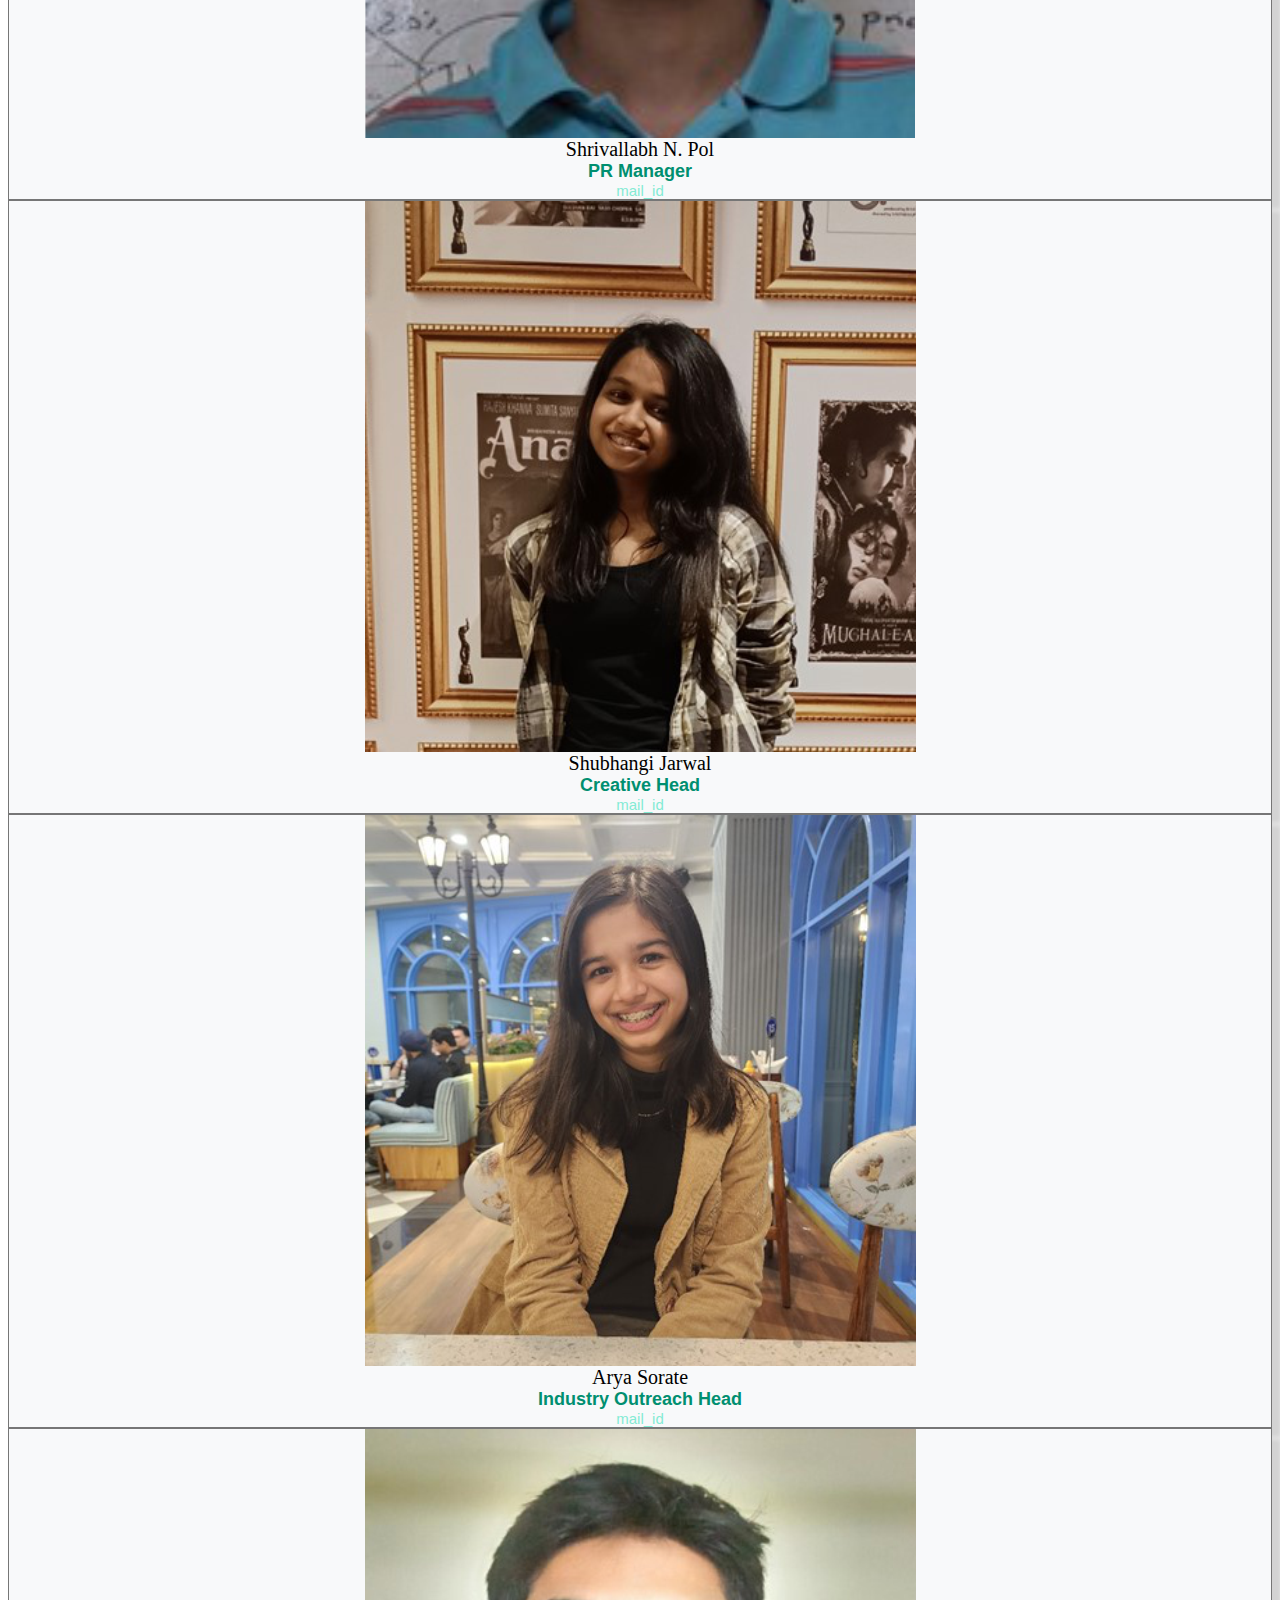
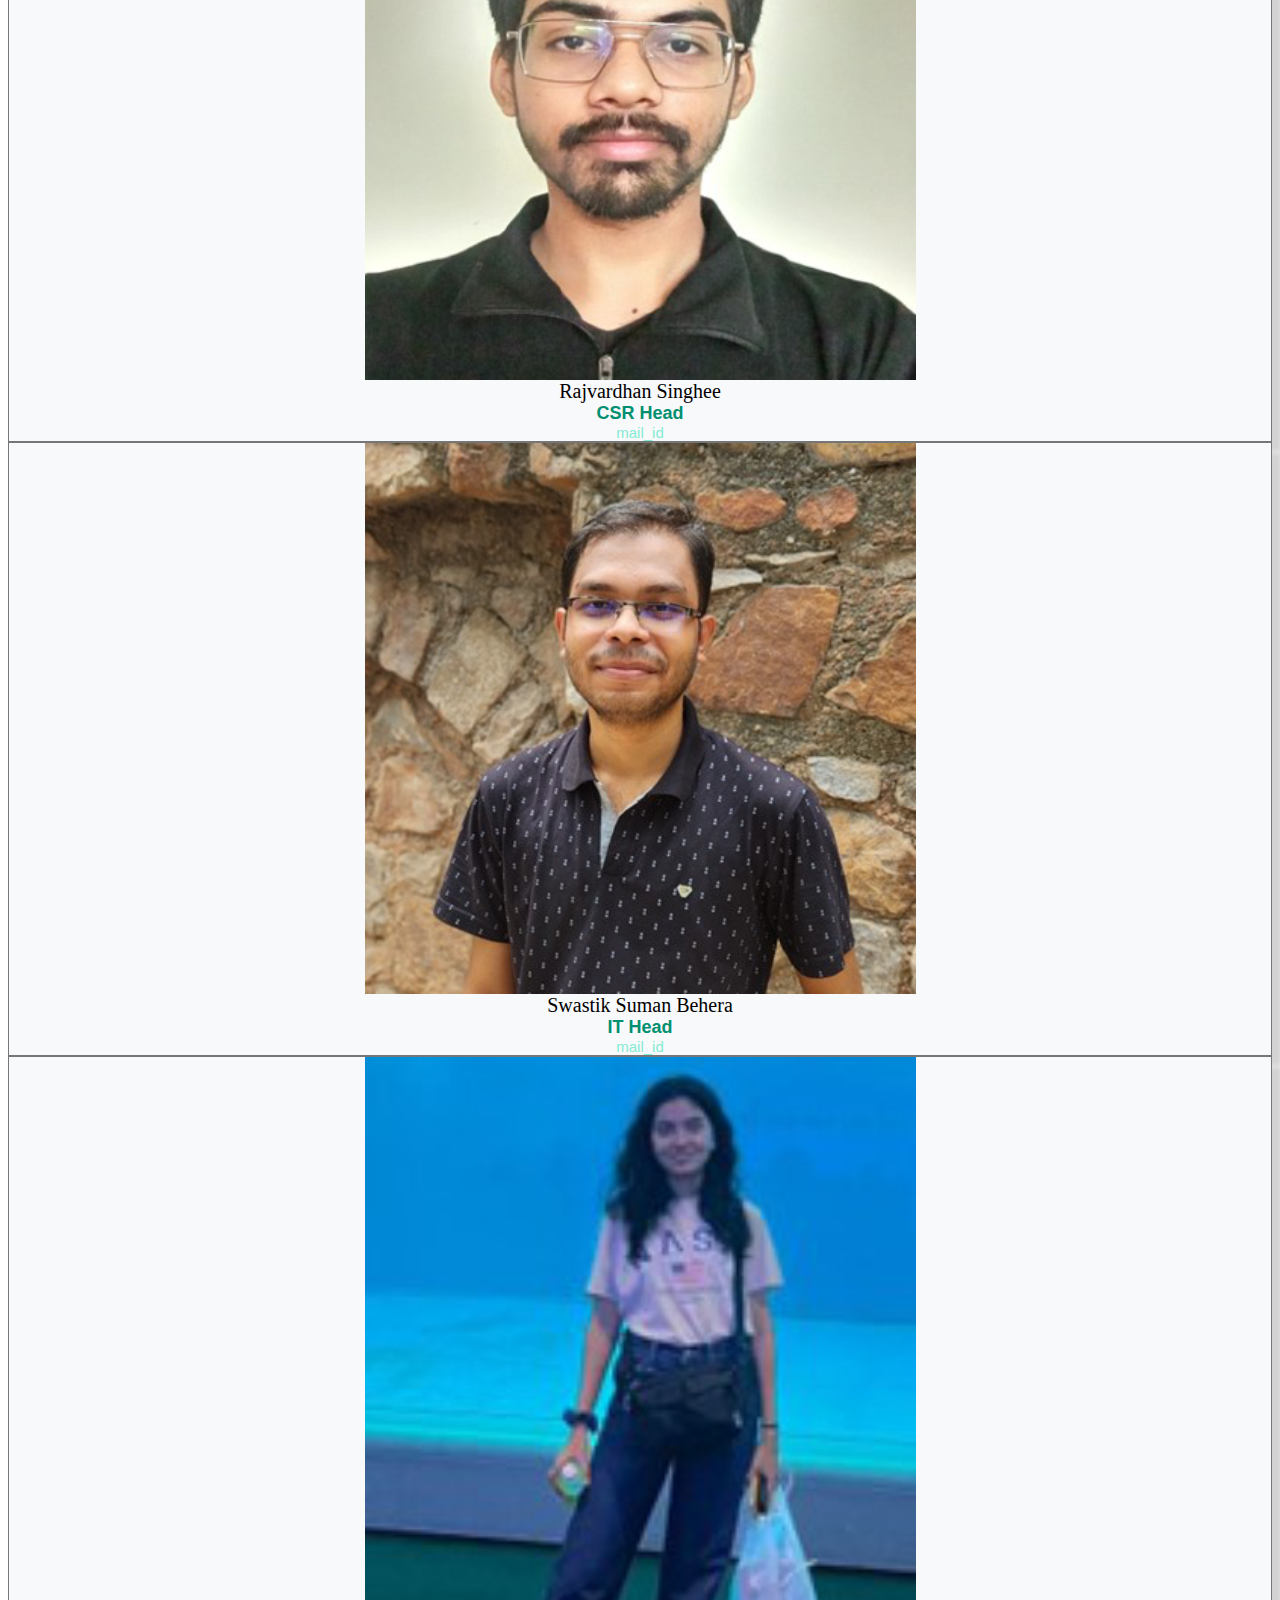
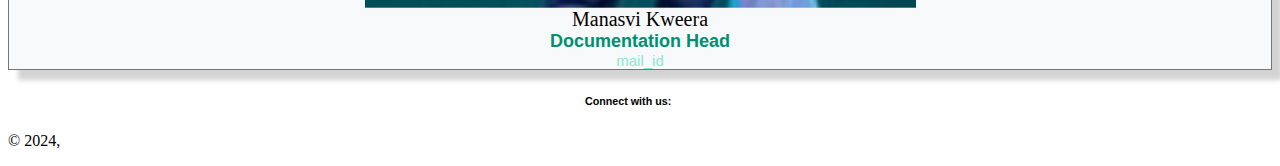
<file: assets/team.html>
<html lang="en">
<head>
    <meta charset="UTF-8">
    <meta name="viewport" content="width=device-width, initial-scale=1.0">
    <link rel="icon" type="image/x-icon" href="../assets/favicon.png">
    <link href="https://cdn.jsdelivr.net/npm/bootstrap@5.0.2/dist/css/bootstrap.min.css" rel="stylesheet" integrity="sha384-EVSTQN3/azprG1Anm3QDgpJLIm9Nao0Yz1ztcQTwFspd3yD65VohhpuuCOmLASjC" crossorigin="anonymous">
    <link rel="stylesheet" type="text/css" href="../assets/colors.css">
    <link href="https://fonts.cdnfonts.com/css/plantin-mt-pro?styles=66100" rel="stylesheet">
    <link href="https://db.onlinewebfonts.com/c/fc609eb62c0de5abdda2d091abaed228?family=Plantin+Infant+MT+Std+Bold" rel="stylesheet">
    <link rel="stylesheet" href="https://cdnjs.cloudflare.com/ajax/libs/font-awesome/6.5.1/css/all.min.css" integrity="sha512-DTOQO9RWCH3ppGqcWaEA1BIZOC6xxalwEsw9c2QQeAIftl+Vegovlnee1c9QX4TctnWMn13TZye+giMm8e2LwA==" crossorigin="anonymous" referrerpolicy="no-referrer" />
</head>
<body>
    <script src="https://cdn.jsdelivr.net/npm/bootstrap@5.0.2/dist/js/bootstrap.bundle.min.js" integrity="sha384-MrcW6ZMFYlzcLA8Nl+NtUVF0sA7MsXsP1UyJoMp4YLEuNSfAP+JcXn/tWtIaxVXM" crossorigin="anonymous"></script>
    <script src="https://static.elfsight.com/platform/platform.js" data-use-service-core defer></script>
</body>
</html>

<!--navbar-->
<nav class="navbar px-2 navbar-light sticky-top navbar-expand-sm rounded border" style="background-color: #414042; border-color: #767676;">
    <a href="index.html" class="navbar-brand h1 d-sm-none">
        <i class="fa-solid fa-house-chimney" style="color: white;"></i>
    </a>
    <button type="button" data-bs-toggle="collapse" data-bs-target="#navbarNav" class="navbar-toggler" aria-controls="navbarNav" aria-expanded="false" aria-label="Toggle navigation">
        <i class="fa-solid fa-bars" style="color: white;"></i>
    </button>
    <div class="collapse navbar-collapse" id="navbarNav">
        <ul class="navbar-nav mx-auto">
            <li class="nav-item px-5 d-sm-block">
                <a href="../index.html" class="nav-link" style="font-family: Arial, Helvetica, sans-serif; color: white; font-size: 16px;">
                    <b>Home</b>
                </a>
            </li>
            <li class="nav-item px-5 d-sm-block">
                <a href="../pages/team.html" class="nav-link active" style="font-family: Arial, Helvetica, sans-serif; color: #008f70; font-size: 16px;">
                    <b>Team</b>
                </a>
            </li>
            <li class="nav-item px-5 d-sm-block">
                <a href="../pages/events.html" class="nav-link inactive" style="font-family: Arial, Helvetica, sans-serif; color: white; font-size: 16px;">
                    <b>Events</b>
                </a>
            </li>
            <li class="nav-item px-5 d-sm-block">
                <a href="#" class="nav-link inactive" style="font-family: Arial, Helvetica, sans-serif; color: white; font-size: 16px;">
                    <b>Gallery</b>
                </a>
            </li>
        </ul>
    </div>
</nav>

<!--header-->
<div class="row justify-content-center header-theme">
    <div class="col justify-content-center py-2">
        <h2 style="text-align: center; font-family: Plantin Infant MT Std Bold;">
            <b>CORE TEAM</b>
        </h2>
    </div>
</div>

<!--main content-->
<div class="row team-page">
    <div class="row my-2 justify-content-center">
        <div class="col-5 col-md-4 my-2 mx-4 justify-content-center">
            <div class="container py-4 team-box" style="display: flex; flex-direction: column; align-items: center;">
                <img src="../assets/stock_team.gif" class="img-fluid" alt="">
                <span style="text-align: center;" class="team-name">
                    Dr Dibakar Ghosal
                </span>
                <span style="text-align: center;" class="team-des">
                    Faculty Advisor
                </span>
                <a href="dghosal@iitk.ac.in" target="_blank" class="team-mail">dghosal@iitk.ac.in</a>
            </div>
        </div>
    </div>
    
    <div class="row my-2 justify-content-center">
        <div class="col-4 col-md-3 my-2 mx-4 justify-content-center">
            <div class="container py-4 team-box" style="display: flex; flex-direction: column; align-items: center;">
                <img src="../assets/vikas.png" class="img-fluid" alt="">
                <span style="text-align: center;" class="team-name">
                    Vikas Vats
                </span>
                <span style="text-align: center;" class="team-des">
                    President
                </span>
                <a href="vvats@iitk.ac.in" target="_blank" class="team-mail">vvats@iitk.ac.in</a>
            </div>
        </div>
        <div class="col-4 col-md-3 my-2 mx-4 justify-content-center">
            <div class="container py-4 team-box" style="display: flex; flex-direction: column; align-items: center;">
                <img src="../assets/prabhakar.png" class="img-fluid" alt="">
                <span style="text-align: center;" class="team-name">
                    Prabhakar Kumar
                </span>
                <span style="text-align: center;" class="team-des">
                    Vice-President
                </span>
                <a href="prabhakark22@iitk.ac.in" target="_blank" class="team-mail">prabhakark22@iitk.ac.in</a>
            </div>
        </div>
        <div class="col-4 col-md-3 my-2 mx-4 justify-content-center">
            <div class="container py-4 team-box" style="display: flex; flex-direction: column; align-items: center;">
                <img src="../assets/gourav.png" class="img-fluid" alt="">
                <span style="text-align: center;" class="team-name">
                    Gourav Jaiswal
                </span>
                <span style="text-align: center;" class="team-des">
                    Secretary
                </span>
                <a href="mailto:#" target="_blank" class="team-mail">mail_id</a>
            </div>
        </div>
        <div class="col-4 col-md-3 my-2 mx-4 justify-content-center">
            <div class="container py-4 team-box" style="display: flex; flex-direction: column; align-items: center;">
                <img src="../assets/ashish.png" class="img-fluid" alt="">
                <span style="text-align: center;" class="team-name">
                    Ashish
                </span>
                <span style="text-align: center;" class="team-des">
                    Treasurer
                </span>
                <a href="mailto:#" target="_blank" class="team-mail">mail_id</a>
            </div>
        </div>
        <div class="col-4 col-md-3 my-2 mx-4 justify-content-center">
            <div class="container py-4 team-box" style="display: flex; flex-direction: column; align-items: center;">
                <img src="../assets/sukanya.png" class="img-fluid" alt="">
                <span style="text-align: center;" class="team-name">
                    Sukanya Mandal
                </span>
                <span style="text-align: center;" class="team-des">
                    Student Coordinator & Membership Head
                </span>
                <a href="mailto:#" target="_blank" class="team-mail">mail_id</a>
            </div>
        </div>
        <div class="col-4 col-md-3 my-2 mx-4 justify-content-center">
            <div class="container py-4 team-box" style="display: flex; flex-direction: column; align-items: center;">
                <img src="../assets/pratik.png" class="img-fluid" alt="">
                <span style="text-align: center;" class="team-name">
                    Pratik Chougule
                </span>
                <span style="text-align: center;" class="team-des">
                    Event Head
                </span>
                <a href="mailto:#" target="_blank" class="team-mail">mail_id</a>
            </div>
        </div>
        <div class="col-4 col-md-3 my-2 mx-4 justify-content-center">
            <div class="container py-4 team-box" style="display: flex; flex-direction: column; align-items: center;">
                <img src="../assets/bharat.png" class="img-fluid" alt="">
                <span style="text-align: center;" class="team-name">
                    Bharat Sharma
                </span>
                <span style="text-align: center;" class="team-des">
                    Logistics Head
                </span>
                <a href="mailto:#" target="_blank" class="team-mail">mail_id</a>
            </div>
        </div>
        <div class="col-4 col-md-3 my-2 mx-4 justify-content-center">
            <div class="container py-4 team-box" style="display: flex; flex-direction: column; align-items: center;">
                <img src="../assets/nitish.png" class="img-fluid" alt="">
                <span style="text-align: center;" class="team-name">
                    Nitish Namdeo
                </span>
                <span style="text-align: center;" class="team-des">
                    Media & Publicity Head
                </span>
                <a href="mailto:#" target="_blank" class="team-mail">mail_id</a>
            </div>
        </div>
        <div class="col-4 col-md-3 my-2 mx-4 justify-content-center">
            <div class="container py-4 team-box" style="display: flex; flex-direction: column; align-items: center;">
                <img src="../assets/shruti.png" class="img-fluid" alt="">
                <span style="text-align: center;" class="team-name">
                    Shruti Sinha
                </span>
                <span style="text-align: center;" class="team-des">
                    Sponsorship Head
                </span>
                <a href="mailto:#" target="_blank" class="team-mail">mail_id</a>
            </div>
        </div>
        <div class="col-4 col-md-3 my-2 mx-4 justify-content-center">
            <div class="container py-4 team-box" style="display: flex; flex-direction: column; align-items: center;">
                <img src="../assets/srivallabh.png" class="img-fluid" alt="">
                <span style="text-align: center;" class="team-name">
                    Shrivallabh N. Pol
                </span>
                <span style="text-align: center;" class="team-des">
                    PR Manager
                </span>
                <a href="mailto:#" target="_blank" class="team-mail">mail_id</a>
            </div>
        </div>
        <div class="col-4 col-md-3 my-2 mx-4 justify-content-center">
            <div class="container py-4 team-box" style="display: flex; flex-direction: column; align-items: center;">
                <img src="../assets/subhangi.png" class="img-fluid" alt="">
                <span style="text-align: center;" class="team-name">
                    Shubhangi Jarwal
                </span>
                <span style="text-align: center;" class="team-des">
                    Creative Head
                </span>
                <a href="mailto:#" target="_blank" class="team-mail">mail_id</a>
            </div>
        </div>
        <div class="col-4 col-md-3 my-2 mx-4 justify-content-center">
            <div class="container py-4 team-box" style="display: flex; flex-direction: column; align-items: center;">
                <img src="../assets/arya.png" class="img-fluid" alt="">
                <span style="text-align: center;" class="team-name">
                    Arya Sorate
                </span>
                <span style="text-align: center;" class="team-des">
                    Industry Outreach Head
                </span>
                <a href="mailto:#" target="_blank" class="team-mail">mail_id</a>
            </div>
        </div>
        <div class="col-4 col-md-3 my-2 mx-4 justify-content-center">
            <div class="container py-4 team-box" style="display: flex; flex-direction: column; align-items: center;">
                <img src="../assets/rajvardhan.png" class="img-fluid" alt="">
                <span style="text-align: center;" class="team-name">
                    Rajvardhan Singhee
                </span>
                <span style="text-align: center;" class="team-des">
                    CSR Head
                </span>
                <a href="mailto:#" target="_blank" class="team-mail">mail_id</a>
            </div>
        </div>
        <div class="col-4 col-md-3 my-2 mx-4 justify-content-center">
            <div class="container py-4 team-box" style="display: flex; flex-direction: column; align-items: center;">
                <img src="../assets/swastik.png" class="img-fluid" alt="">
                <span style="text-align: center;" class="team-name">
                    Swastik Suman Behera
                </span>
                <span style="text-align: center;" class="team-des">
                    IT Head
                </span>
                <a href="mailto:#" target="_blank" class="team-mail">mail_id</a>
            </div>
        </div>
        <div class="col-4 col-md-3 my-2 mx-4 justify-content-center">
            <div class="container py-4 team-box" style="display: flex; flex-direction: column; align-items: center;">
                <img src="../assets/manasvi.png" class="img-fluid" alt="">
                <span style="text-align: center;" class="team-name">
                    Manasvi Kweera
                </span>
                <span style="text-align: center;" class="team-des">
                    Documentation Head
                </span>
                <a href="mailto:#" target="_blank" class="team-mail">mail_id</a>
            </div>
        </div>
    </div>
</div>

<!--footer-->
<div class="row py-2 header-theme justify-content-center">
    <span class="text-center">
        <h6 style="text-align: center; font-family: Arial, Helvetica, sans-serif;">
            <strong>Connect with us:</strong>
            <a href="#" target="_blank"><i class="fa-solid fa-envelope icon-1" style="color: white;  vertical-align: text-bottom;"></i></a>&nbsp;
            <a href="#" target="_blank"><i class="fa-brands fa-linkedin icon-1" style="color: white; vertical-align: text-bottom;"></i></a>&nbsp;
            <a href="#" target="_blank"><i class="fa-brands fa-instagram icon-1" style="color: white; vertical-align: text-bottom;"></i></a>&nbsp;
            <a href="#" target="_blank"><i class="fa-brands fa-twitter icon-1" style="color: white; vertical-align: text-bottom;"></i></a>&nbsp;
        </h6>
    </span>
    <p class="text-center my-1" style="font-family: 'Times New Roman', Times, serif;">
        &copy; 2024, <a href="https://swastiksumanbehera.github.io/" target="_blank" style="color: white;">Swastik Suman Behera</a>&nbsp;
        <a href="https://github.com/swastiksumanbehera" target="_blank"><i class="fa-brands fa-github header-theme"></i></a>
    </p>
</div>
</file>
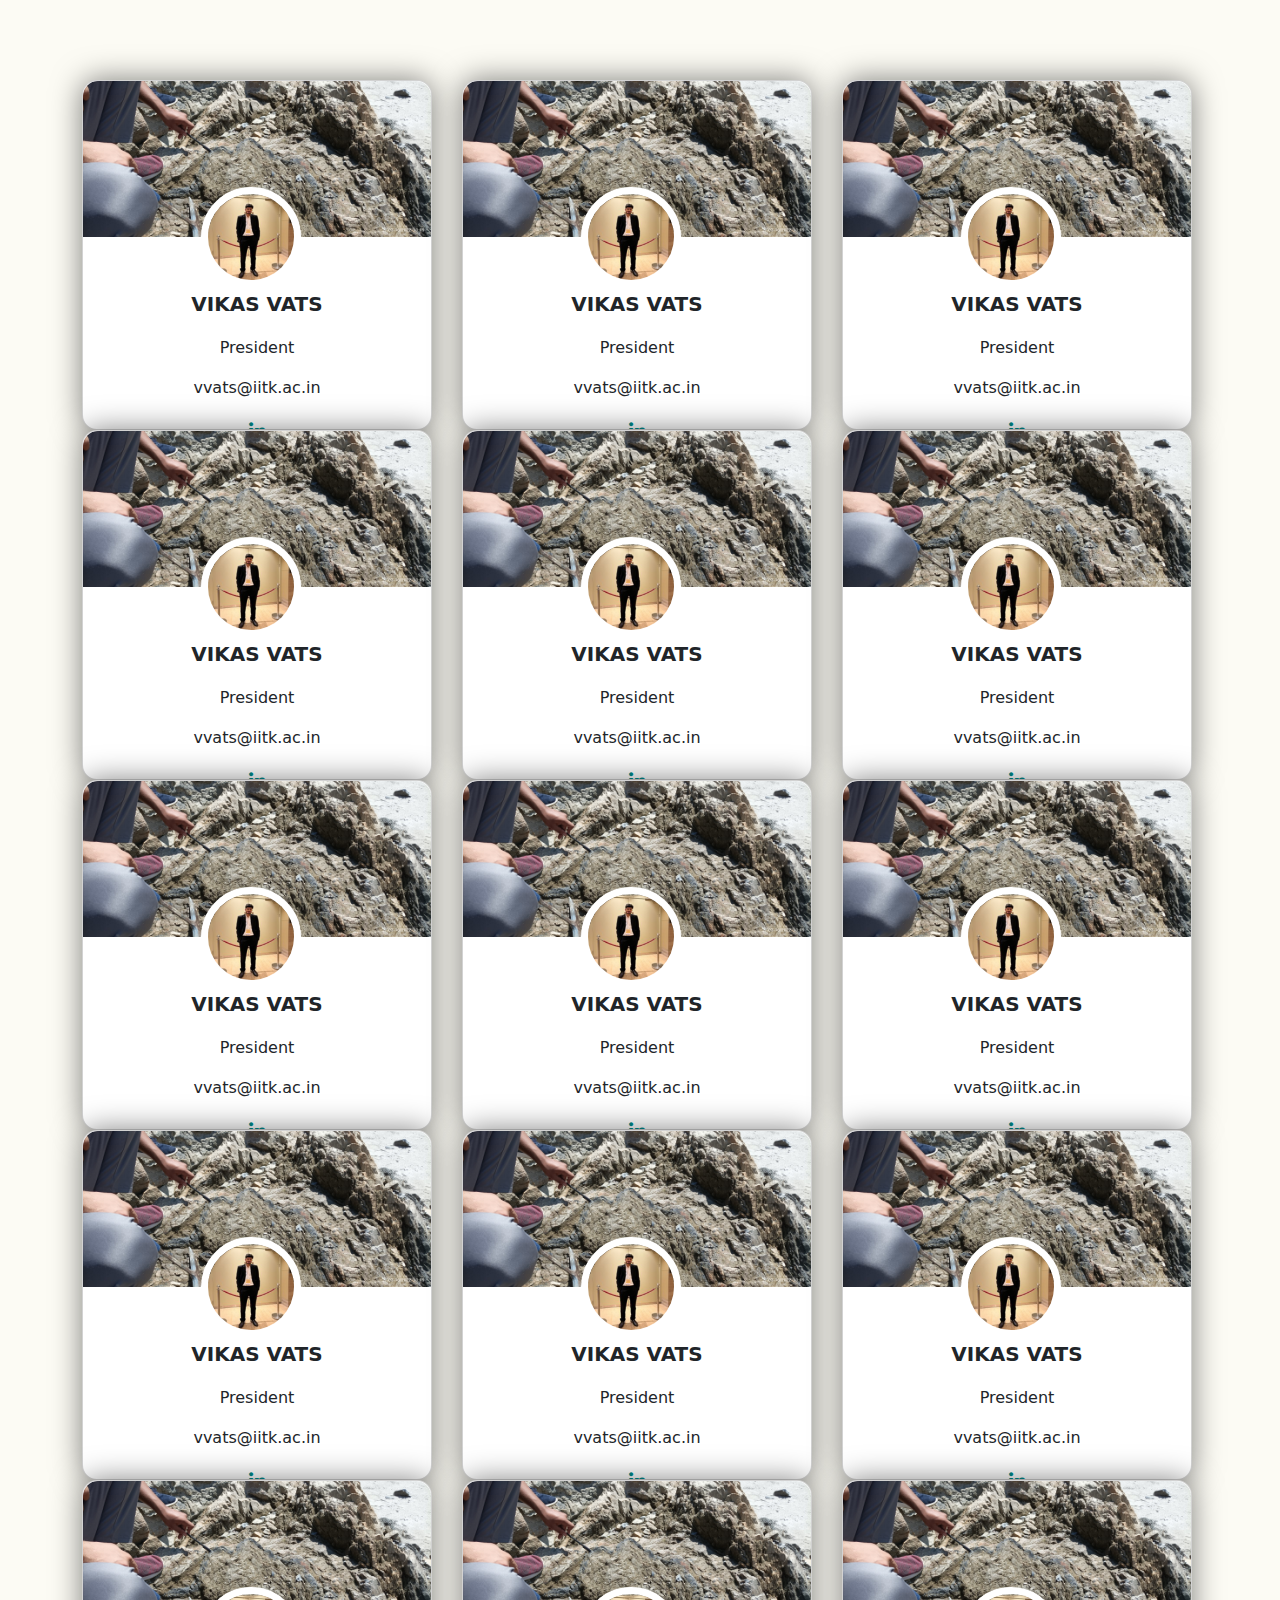
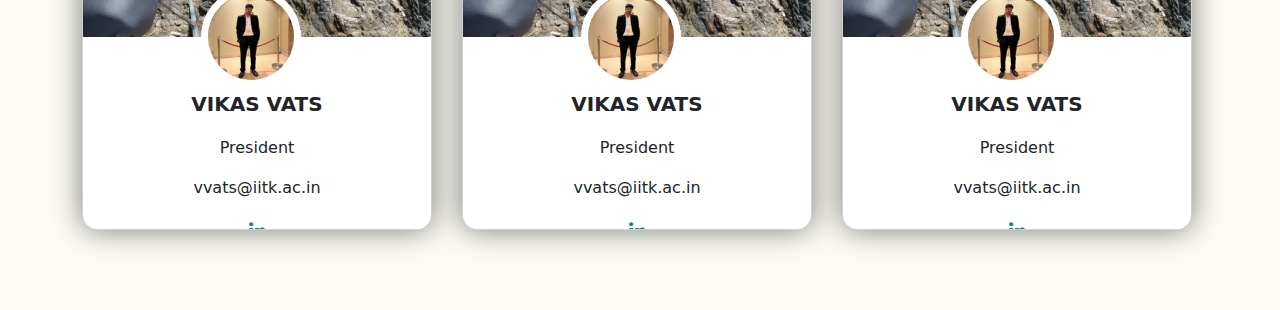
<file: assets/teams.html>
<!DOCTYPE html>
<html lang="en">
<head>
    <meta charset="UTF-8">
    <meta name="viewport" content="width=device-width, initial-scale=1.0">
    <link rel="stylesheet" href="https://cdnjs.cloudflare.com/ajax/libs/bootstrap/5.3.3/css/bootstrap.min.css">
    <link rel="stylesheet" href="style.css">
    <link rel="stylesheet" href="https://cdnjs.cloudflare.com/ajax/libs/font-awesome/4.7.0/css/font-awesome.min.css">
    <title>Document</title>
</head>
<body>
    <div class="profile-area">
        <div class="container">
            <div class="row">
                <div class="col-md-4">
                    <div class="card">
                        <div class="img1"><img src="1.jpeg" alt=""></div>
                        <div class="img2"><img src="ashish.png" alt=""></div>
                        <div class="main-text">
                            <h2>Vikas Vats</h2>
                            <p>President</p>
                            <p>vvats@iitk.ac.in</p>
                        </div>
                        <div class="socials">
                            <a href="https://www.linkedin.com/in/vikas-vats-geo/"><i class="fa fa-linkedin" aria-hidden="true"></i></a>
                        </div>
                    </div>
                </div>
                <div class="col-md-4">
                    <div class="card">
                        <div class="img1"><img src="1.jpeg" alt=""></div>
                        <div class="img2"><img src="ashish.png" alt=""></div>
                        <div class="main-text">
                            <h2>Vikas Vats</h2>
                            <p>President</p>
                            <p>vvats@iitk.ac.in</p>
                        </div>
                        <div class="socials">
                            <a href="https://www.linkedin.com/in/vikas-vats-geo/"><i class="fa fa-linkedin" aria-hidden="true"></i></a>
                        </div>
                    </div>
                </div>
                <div class="col-md-4">
                    <div class="card">
                        <div class="img1"><img src="1.jpeg" alt=""></div>
                        <div class="img2"><img src="ashish.png" alt=""></div>
                        <div class="main-text">
                            <h2>Vikas Vats</h2>
                            <p>President</p>
                            <p>vvats@iitk.ac.in</p>
                        </div>
                        <div class="socials">
                            <a href="https://www.linkedin.com/in/vikas-vats-geo/"><i class="fa fa-linkedin" aria-hidden="true"></i></a>
                        </div>
                    </div>
                </div>
                <div class="col-md-4">
                    <div class="card">
                        <div class="img1"><img src="1.jpeg" alt=""></div>
                        <div class="img2"><img src="ashish.png" alt=""></div>
                        <div class="main-text">
                            <h2>Vikas Vats</h2>
                            <p>President</p>
                            <p>vvats@iitk.ac.in</p>
                        </div>
                        <div class="socials">
                            <a href="https://www.linkedin.com/in/vikas-vats-geo/"><i class="fa fa-linkedin" aria-hidden="true"></i></a>
                        </div>
                    </div>
                </div>
                <div class="col-md-4">
                    <div class="card">
                        <div class="img1"><img src="1.jpeg" alt=""></div>
                        <div class="img2"><img src="ashish.png" alt=""></div>
                        <div class="main-text">
                            <h2>Vikas Vats</h2>
                            <p>President</p>
                            <p>vvats@iitk.ac.in</p>
                        </div>
                        <div class="socials">
                            <a href="https://www.linkedin.com/in/vikas-vats-geo/"><i class="fa fa-linkedin" aria-hidden="true"></i></a>
                        </div>
                    </div>
                </div>
                <div class="col-md-4">
                    <div class="card">
                        <div class="img1"><img src="1.jpeg" alt=""></div>
                        <div class="img2"><img src="ashish.png" alt=""></div>
                        <div class="main-text">
                            <h2>Vikas Vats</h2>
                            <p>President</p>
                            <p>vvats@iitk.ac.in</p>
                        </div>
                        <div class="socials">
                            <a href="https://www.linkedin.com/in/vikas-vats-geo/"><i class="fa fa-linkedin" aria-hidden="true"></i></a>
                        </div>
                    </div>
                </div>
                <div class="col-md-4">
                    <div class="card">
                        <div class="img1"><img src="1.jpeg" alt=""></div>
                        <div class="img2"><img src="ashish.png" alt=""></div>
                        <div class="main-text">
                            <h2>Vikas Vats</h2>
                            <p>President</p>
                            <p>vvats@iitk.ac.in</p>
                        </div>
                        <div class="socials">
                            <a href="https://www.linkedin.com/in/vikas-vats-geo/"><i class="fa fa-linkedin" aria-hidden="true"></i></a>
                        </div>
                    </div>
                </div>
                <div class="col-md-4">
                    <div class="card">
                        <div class="img1"><img src="1.jpeg" alt=""></div>
                        <div class="img2"><img src="ashish.png" alt=""></div>
                        <div class="main-text">
                            <h2>Vikas Vats</h2>
                            <p>President</p>
                            <p>vvats@iitk.ac.in</p>
                        </div>
                        <div class="socials">
                            <a href="https://www.linkedin.com/in/vikas-vats-geo/"><i class="fa fa-linkedin" aria-hidden="true"></i></a>
                        </div>
                    </div>
                </div>
                <div class="col-md-4">
                    <div class="card">
                        <div class="img1"><img src="1.jpeg" alt=""></div>
                        <div class="img2"><img src="ashish.png" alt=""></div>
                        <div class="main-text">
                            <h2>Vikas Vats</h2>
                            <p>President</p>
                            <p>vvats@iitk.ac.in</p>
                        </div>
                        <div class="socials">
                            <a href="https://www.linkedin.com/in/vikas-vats-geo/"><i class="fa fa-linkedin" aria-hidden="true"></i></a>
                        </div>
                    </div>
                </div>
                <div class="col-md-4">
                    <div class="card">
                        <div class="img1"><img src="1.jpeg" alt=""></div>
                        <div class="img2"><img src="ashish.png" alt=""></div>
                        <div class="main-text">
                            <h2>Vikas Vats</h2>
                            <p>President</p>
                            <p>vvats@iitk.ac.in</p>
                        </div>
                        <div class="socials">
                            <a href="https://www.linkedin.com/in/vikas-vats-geo/"><i class="fa fa-linkedin" aria-hidden="true"></i></a>
                        </div>
                    </div>
                </div>
                <div class="col-md-4">
                    <div class="card">
                        <div class="img1"><img src="1.jpeg" alt=""></div>
                        <div class="img2"><img src="ashish.png" alt=""></div>
                        <div class="main-text">
                            <h2>Vikas Vats</h2>
                            <p>President</p>
                            <p>vvats@iitk.ac.in</p>
                        </div>
                        <div class="socials">
                            <a href="https://www.linkedin.com/in/vikas-vats-geo/"><i class="fa fa-linkedin" aria-hidden="true"></i></a>
                        </div>
                    </div>
                </div>
                <div class="col-md-4">
                    <div class="card">
                        <div class="img1"><img src="1.jpeg" alt=""></div>
                        <div class="img2"><img src="ashish.png" alt=""></div>
                        <div class="main-text">
                            <h2>Vikas Vats</h2>
                            <p>President</p>
                            <p>vvats@iitk.ac.in</p>
                        </div>
                        <div class="socials">
                            <a href="https://www.linkedin.com/in/vikas-vats-geo/"><i class="fa fa-linkedin" aria-hidden="true"></i></a>
                        </div>
                    </div>
                </div>
                <div class="col-md-4">
                    <div class="card">
                        <div class="img1"><img src="1.jpeg" alt=""></div>
                        <div class="img2"><img src="ashish.png" alt=""></div>
                        <div class="main-text">
                            <h2>Vikas Vats</h2>
                            <p>President</p>
                            <p>vvats@iitk.ac.in</p>
                        </div>
                        <div class="socials">
                            <a href="https://www.linkedin.com/in/vikas-vats-geo/"><i class="fa fa-linkedin" aria-hidden="true"></i></a>
                        </div>
                    </div>
                </div>
                <div class="col-md-4">
                    <div class="card">
                        <div class="img1"><img src="1.jpeg" alt=""></div>
                        <div class="img2"><img src="ashish.png" alt=""></div>
                        <div class="main-text">
                            <h2>Vikas Vats</h2>
                            <p>President</p>
                            <p>vvats@iitk.ac.in</p>
                        </div>
                        <div class="socials">
                            <a href="https://www.linkedin.com/in/vikas-vats-geo/"><i class="fa fa-linkedin" aria-hidden="true"></i></a>
                        </div>
                    </div>
                </div>
                <div class="col-md-4">
                    <div class="card">
                        <div class="img1"><img src="1.jpeg" alt=""></div>
                        <div class="img2"><img src="ashish.png" alt=""></div>
                        <div class="main-text">
                            <h2>Vikas Vats</h2>
                            <p>President</p>
                            <p>vvats@iitk.ac.in</p>
                        </div>
                        <div class="socials">
                            <a href="https://www.linkedin.com/in/vikas-vats-geo/"><i class="fa fa-linkedin" aria-hidden="true"></i></a>
                        </div>
                    </div>
                </div>

                
            </div>
        </div>
    </div>
</body>
</html>
</file>
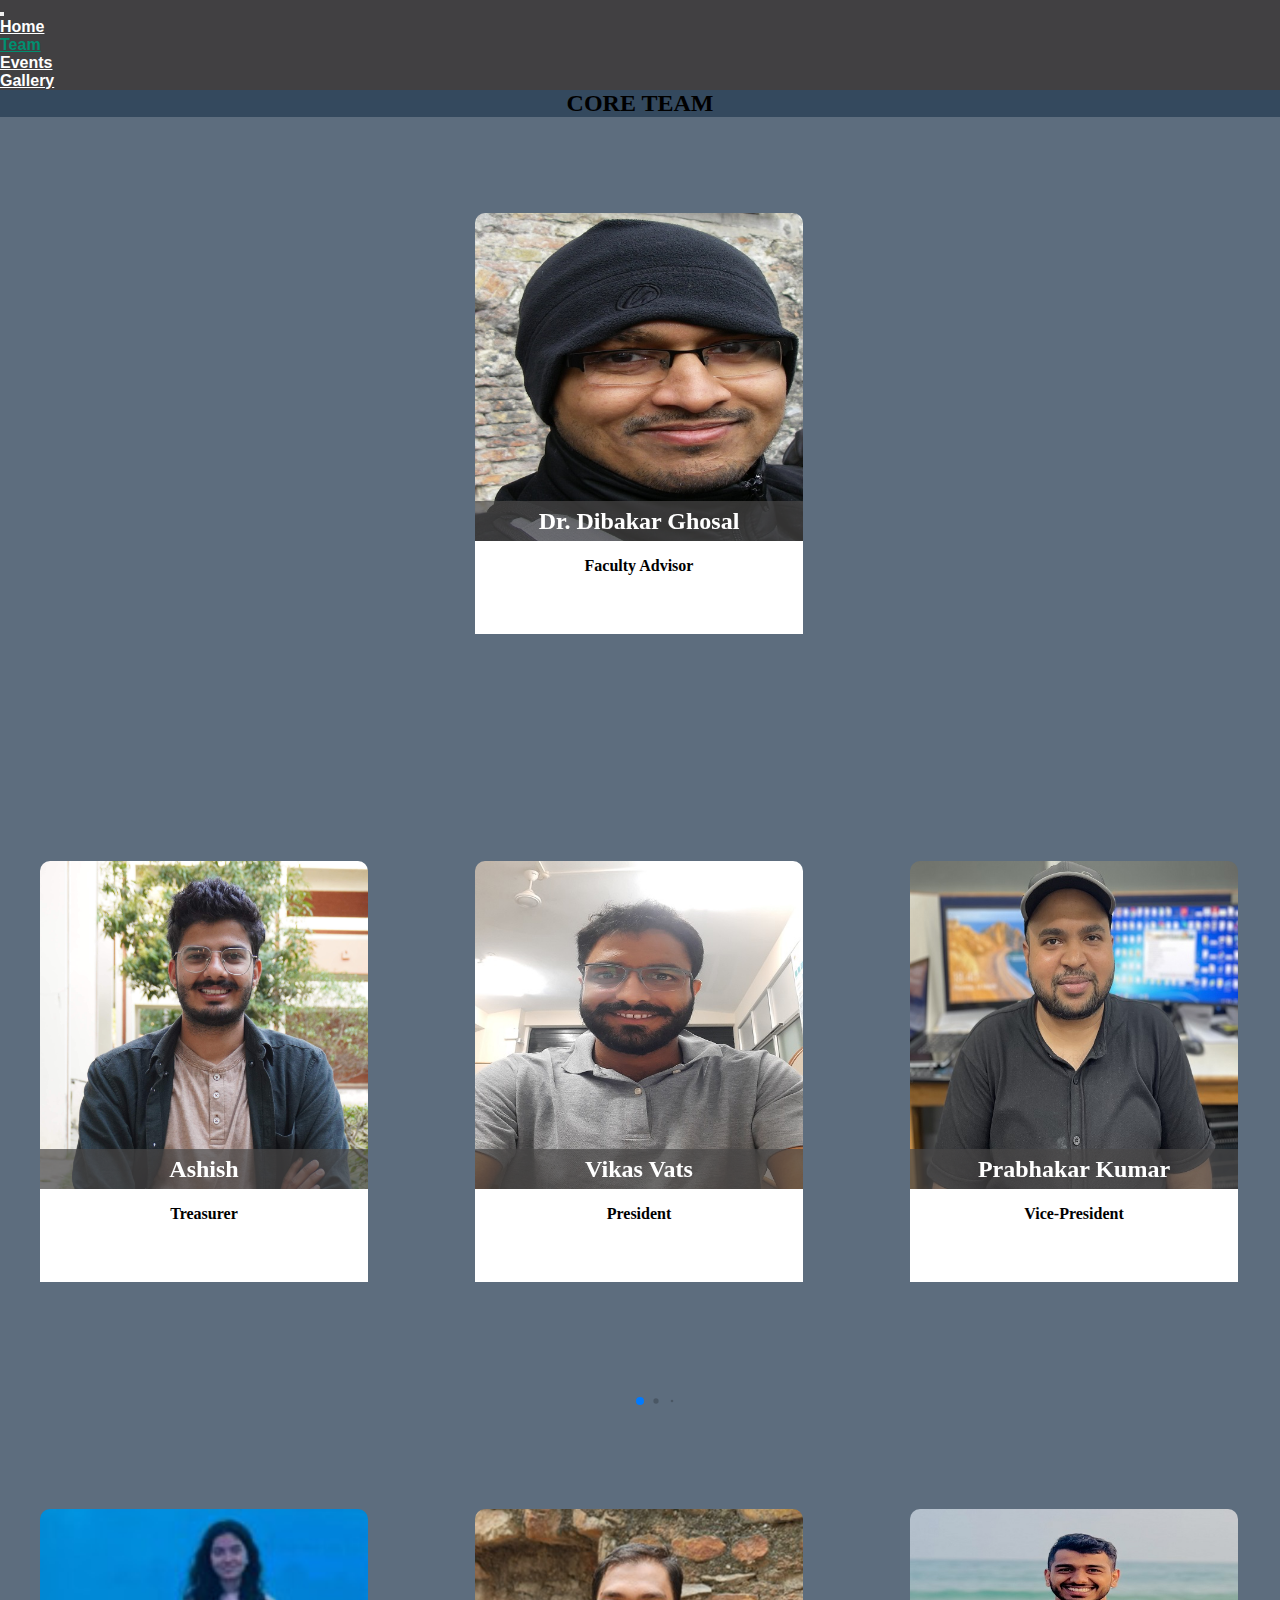
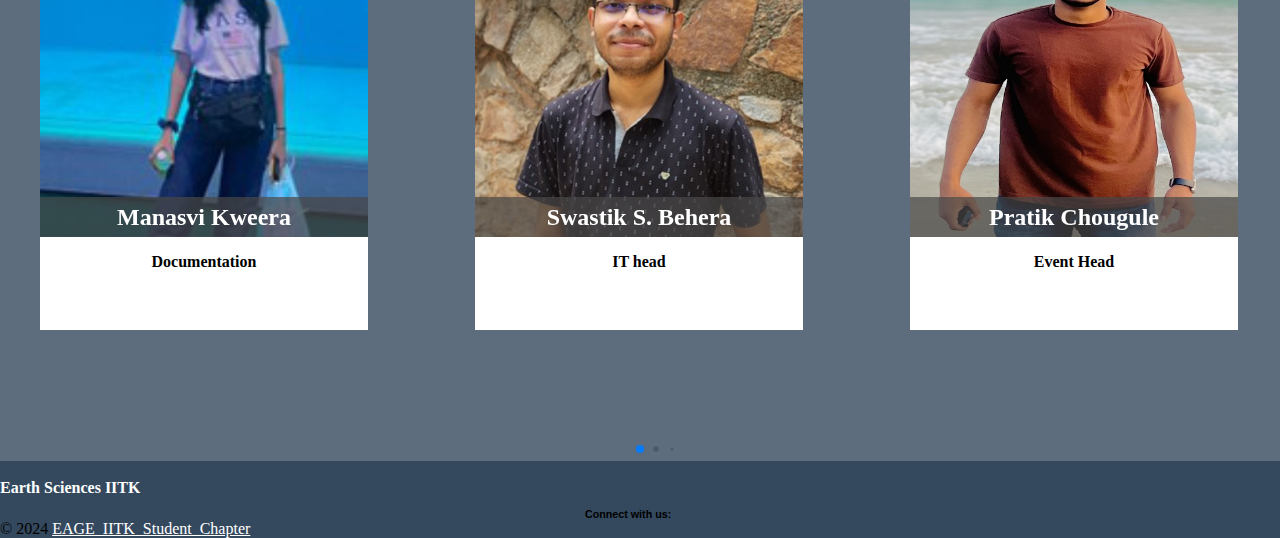
<file: assets/teams1.html>
<!DOCTYPE html>
<html lang="en">
<head>
    <meta charset="UTF-8">
    <meta name="viewport" content="width=device-width, initial-scale=1.0">
    <title>Document</title>
    <link href='https://unpkg.com/boxicons@2.1.4/css/boxicons.min.css' rel='stylesheet'>
    <link rel="stylesheet" href="https://cdn.jsdelivr.net/npm/swiper@11/swiper-bundle.min.css" />
    <link rel="stylesheet" href="stylee.css">
    <link rel="icon" type="image/x-icon" href="../assets/favicon.png">
    <link href="https://cdn.jsdelivr.net/npm/bootstrap@5.0.2/dist/css/bootstrap.min.css" rel="stylesheet" integrity="sha384-EVSTQN3/azprG1Anm3QDgpJLIm9Nao0Yz1ztcQTwFspd3yD65VohhpuuCOmLASjC" crossorigin="anonymous">
    <link rel="stylesheet" type="text/css" href="../assets/colors.css">
    <link href="https://fonts.cdnfonts.com/css/plantin-mt-pro?styles=66100" rel="stylesheet">
    <link rel="stylesheet" href="https://cdnjs.cloudflare.com/ajax/libs/font-awesome/6.5.1/css/all.min.css" integrity="sha512-DTOQO9RWCH3ppGqcWaEA1BIZOC6xxalwEsw9c2QQeAIftl+Vegovlnee1c9QX4TctnWMn13TZye+giMm8e2LwA==" crossorigin="anonymous" referrerpolicy="no-referrer" />
    <link href="https://db.onlinewebfonts.com/c/fc609eb62c0de5abdda2d091abaed228?family=Plantin+Infant+MT+Std+Bold" rel="stylesheet">
    <link rel="stylesheet" href="https://cdnjs.cloudflare.com/ajax/libs/font-awesome/6.5.1/css/all.min.css" integrity="sha512-DTOQO9RWCH3ppGqcWaEA1BIZOC6xxalwEsw9c2QQeAIftl+Vegovlnee1c9QX4TctnWMn13TZye+giMm8e2LwA==" crossorigin="anonymous" referrerpolicy="no-referrer" />
</head>
<body>
    
    <!--navbar-->
<nav class="navbar px-2 navbar-light sticky-top navbar-expand-sm rounded border" style="background-color: #414042; border-color: #767676;">
    <a href="index.html" class="navbar-brand h1 d-sm-none">
        <i class="fa-solid fa-house-chimney" style="color: white;"></i>
    </a>
    <button type="button" data-bs-toggle="collapse" data-bs-target="#navbarNav" class="navbar-toggler" aria-controls="navbarNav" aria-expanded="false" aria-label="Toggle navigation">
        <i class="fa-solid fa-bars" style="color: white;"></i>
    </button>
    <div class="collapse navbar-collapse" id="navbarNav">
        <ul class="navbar-nav mx-auto">
            <li class="nav-item px-5 d-sm-block">
                <a href="../index.html" class="nav-link" style="font-family: Arial, Helvetica, sans-serif; color: white; font-size: 16px;">
                    <b>Home</b>
                </a>
            </li>
            <li class="nav-item px-5 d-sm-block">
                <a href="../pages/teams1.html" class="nav-link active" style="font-family: Arial, Helvetica, sans-serif; color: #008f70; font-size: 16px;">
                    <b>Team</b>
                </a>
            </li>
            <li class="nav-item px-5 d-sm-block">
                <a href="../pages/event.html" class="nav-link inactive" style="font-family: Arial, Helvetica, sans-serif; color: white; font-size: 16px;">
                    <b>Events</b>
                </a>
            </li>
            <li class="nav-item px-5 d-sm-block">
                <a href="../pages/gallery.html" class="nav-link inactive" style="font-family: Arial, Helvetica, sans-serif; color: white; font-size: 16px;">
                    <b>Gallery</b>
                </a>
            </li>
        </ul>
    </div>
</nav>

<!--header-->
<div class="row justify-content-center header-theme">
    <div class="col justify-content-center py-2">
        <h2 style="text-align: center; font-family: Plantin Infant MT Std Bold;">
            <b>CORE TEAM</b>
        </h2>
    </div>
</div>
    <div class="container swiper mySwiper">
        <div class="card_content swiper-wrapper">
            <div class="cards swiper-slide">
                <img src="Dibakar_photo.jpg" alt="">
                <div class="title">
                    <h2 style="color:white"><b>Dr. Dibakar Ghosal</b></h2>
                </div>
                <div class="content">
                    <p><b>Faculty Advisor</b></p>
                    <div class="social_icons">
                        <a href="https://www.linkedin.com/in/vikas-vats-geo/"><i class="fa-brands fa-linkedin"></i></a>
                        <a href="mailto: dghosal@iitk.ac.in" target="_blank"><i class="fa-solid fa-envelope"></i></a>&nbsp;

                    </div>
                </div>
            </div>
        </div>
        <div class="swiper-pagination"></div>
    </div>
    <div class="container swiper mySwiper">
        <div class="card_content swiper-wrapper">
            <div class="cards swiper-slide">
                <img src="vvats.jpeg" alt="">
                <div class="title">
                    <h2 style="color:white"><b>Vikas Vats</b></h2>
                </div>
                <div class="content">
                    <p><b>President</b></p>
                    <div class="social_icons">
                        <a href="https://www.linkedin.com/in/vikas-vats-geo/"><i class="fa-brands fa-linkedin"></i></a>
                        <a href="mailto: vvats@iitk.ac.in" target="_blank"><i class="fa-solid fa-envelope"></i></a>&nbsp;
                    </div>
                </div>
            </div>
            <div class="cards swiper-slide">
                <img src="IMG_5611.jpg" alt="">
                <div class="title">
                    <h2 style="color:white"><b>Prabhakar Kumar</b></h2>
                </div>
                <div class="content">
                    <p><b>Vice-President</b></p>
                    <div class="social_icons">
                        <a href="https://www.linkedin.com/in/prabhakar-kumar-39808015a/"><i class="fa-brands fa-linkedin"></i></a>
                        <a href="mailto: prabhakark22@iitk.ac.in" target="_blank"><i class="fa-solid fa-envelope"></i></a>&nbsp;
                    </div>
                </div>
            </div>
            <div class="cards swiper-slide">
                <img src="gourav.png" alt="">
                <div class="title">
                    <h2 style="color:white"><b>Gourav Jaiswal</b></h2>
                </div>
                <div class="content">
                    <p><b>Secretary</b></p>
                    <div class="social_icons">
                        <a href="https://www.linkedin.com/in/jgourav2131/"><i class="fa-brands fa-linkedin"></i></a>
                        <a href="mailto: gouravj22@iitk.ac.in" target="_blank"><i class="fa-solid fa-envelope"></i></a>&nbsp;
                    </div>
                </div>
            </div>
            <div class="cards swiper-slide">
                <img src="aashish.JPG" alt="">
                <div class="title">
                    <h2 style="color:white"><b>Ashish</b></h2>
                </div>
                <div class="content">
                    <p><b>Treasurer</b></p>
                    <div class="social_icons">
                        <a href="https://www.linkedin.com/in/vikas-vats-geo/"><i class="fa-brands fa-linkedin"></i></a>
                        <a href="mailto: aashish20@iitk.ac.in" target="_blank"><i class="fa-solid fa-envelope"></i></a>&nbsp;
                    </div>
                </div>
            </div>
        </div>
        <div class="swiper-pagination"></div>
    </div>

    <div class="container swiper mySwiper">
        <div class="card_content swiper-wrapper">
            <div class="cards swiper-slide">
                <img src="swastik.png" alt="">
                <div class="title">
                    <h2 style="color:white"><b>Swastik S. Behera</b></h2>
                </div>
                <div class="content">
                    <p><b>IT head</b></p>
                    <div class="social_icons">
                        <a href="https://www.linkedin.com/in/swastik1999/"><i class="fa-brands fa-linkedin"></i></a>
                        <a href="mailto: bswastik23@iitk.ac.in" target="_blank"><i class="fa-solid fa-envelope"></i></a>&nbsp;
                    </div>
                </div>
            </div>
            <div class="cards swiper-slide">
                <img src="pc.jpg" alt="">
                <div class="title">
                    <h2 style="color:white"><b>Pratik Chougule</b></h2>
                </div>
                <div class="content">
                    <p><b>Event Head</b></p>
                    <div class="social_icons">
                        <a href="https://www.linkedin.com/in/pratikpc/"><i class="fa-brands fa-linkedin"></i></a>
                        <a href="mailto: pratikpc22@iitk.ac.in" target="_blank"><i class="fa-solid fa-envelope"></i></a>&nbsp;
                    </div>
                </div>
            </div>
            <div class="cards swiper-slide">
                <img src="bharat (2).jpeg" alt="">
                <div class="title">
                    <h2 style="color:white"><b>Bharat Sharma</b></h2>
                </div>
                <div class="content">
                    <p><b>Logistics Head</b></p>
                    <div class="social_icons">
                        <a href="https://www.linkedin.com/in/vikas-vats-geo/"><i class="fa-brands fa-linkedin"></i></a>
                        <a href="mailto: sbharat23@iitk.ac.in" target="_blank"><i class="fa-solid fa-envelope"></i></a>&nbsp;
                    </div>
                </div>
            </div>
            <div class="cards swiper-slide">
                <img src="nitish_dp.jpg" alt="">
                <div class="title">
                    <h2 style="color:white"><b>Nitish Namdeo</b></h2>
                </div>
                <div class="content">
                    <p><b>Media and Publicity Head</b></p>
                    <div class="social_icons">
                        <a href="https://www.linkedin.com/in/nitish-namdeo-500a73270/"><i class="fa-brands fa-linkedin"></i></a>
                        <a href="mailto: nitishn23@iitk.ac.in" target="_blank"><i class="fa-solid fa-envelope"></i></a>&nbsp;
                    </div>
                </div>
            </div>
            <div class="cards swiper-slide">
                <img src="sukanya_.jpeg" alt="">
                <div class="title">
                    <h2 style="color:white"><b>Sukanya Mandal</b></h2>
                </div>
                <div class="content">
                    <p><b>Student Coordinator</b></p>
                    <div class="social_icons">
                        <a href="https://www.linkedin.com/in/sukanya-mandal-b8371922b/"><i class="fa-brands fa-linkedin"></i></a>
                        <a href="mailto: sukanyam23@iitk.ac.in" target="_blank"><i class="fa-solid fa-envelope"></i></a>&nbsp;
                    </div>
                </div>
            </div>
            <div class="cards swiper-slide">
                <img src="arya.png" alt="">
                <div class="title">
                    <h2 style="color:white"><b>Arya Sorate</b></h2>
                </div>
                <div class="content">
                    <p><b>Industry Outreach Head</b></p>
                    <div class="social_icons">
                        <a href="https://www.linkedin.com/in/arya-sorate-a41b36280/"><i class="fa-brands fa-linkedin"></i></a>
                        <a href="mailto: aryass22@iitk.ac.in" target="_blank"><i class="fa-solid fa-envelope"></i></a>&nbsp;
                    </div>
                </div>
            </div>
            <div class="cards swiper-slide">
                <img src="sri.jpeg" alt="">
                <div class="title">
                    <h2 style="color:white"><b>Shrivallabh Pol</b></h2>
                </div>
                <div class="content">
                    <p><b>PR Manager</b></p>
                    <div class="social_icons">
                        <a href="https://www.linkedin.com/in/shrivallabh-pol-49044b274/"><i class="fa-brands fa-linkedin"></i></a>
                        <a href="mailto: sniranjan21@iitk.ac.in" target="_blank"><i class="fa-solid fa-envelope"></i></a>&nbsp;
                    </div>
                </div>
            </div>
            <div class="cards swiper-slide">
                <img src="shruti.png" alt="">
                <div class="title">
                    <h2 style="color:white"><b>Shruti Sinha</b></h2>
                </div>
                <div class="content">
                    <p><b>Sponsorship Head</b></p>
                    <div class="social_icons">
                        <a href="https://www.linkedin.com/in/shruti-sinha-a78118244/"><i class="fa-brands fa-linkedin"></i></a>
                        <a href="mailto: shrutis21@iitk.ac.in" target="_blank"><i class="fa-solid fa-envelope"></i></a>&nbsp;
                    </div>
                </div>
            </div>
            <div class="cards swiper-slide">
                <img src="subhangi.png" alt="">
                <div class="title">
                    <h2 style="color:white"><b>Shubhangi Jarwal</b></h2>
                </div>
                <div class="content">
                    <p><b>Creative Head</b></p>
                    <div class="social_icons">
                        <a href="https://www.linkedin.com/in/shubhangi-jarwal-835081256/"><i class="fa-brands fa-linkedin"></i></a>
                        <a href="mailto: shubhangij22@iitk.ac.in" target="_blank"><i class="fa-solid fa-envelope"></i></a>&nbsp;
                    </div>
                </div>
            </div>
            <div class="cards swiper-slide">
                <img src="rajvardhan.png" alt="">
                <div class="title">
                    <h2 style="color:white"><b>Rajvardhan</b></h2>
                </div>
                <div class="content">
                    <p><b>CSR Head</b></p>
                    <div class="social_icons">
                        <a href="https://www.linkedin.com/in/rajvardhan-singhee-58a83b255/"><i class="fa-brands fa-linkedin"></i></a>
                        <a href="mailto: srmanish22@iitk.ac.in" target="_blank"><i class="fa-solid fa-envelope"></i></a>&nbsp;
                    </div>
                </div>
            </div>
            <div class="cards swiper-slide">
                <img src="manasvi.png" alt="">
                <div class="title">
                    <h2 style="color:white"><b>Manasvi Kweera</b></h2>
                </div>
                <div class="content">
                    <p><b>Documentation</b></p>
                    <div class="social_icons">
                        <a href="https://www.linkedin.com/in/manasvi-kweera-983841226/"><i class="fa-brands fa-linkedin"></i></a>
                        <a href="mailto: manasvi21@iitk.ac.in" target="_blank"><i class="fa-solid fa-envelope"></i></a>&nbsp;
                    </div>
                </div>
            </div>
        </div>
        <div class="swiper-pagination"></div>
    </div>
    <div id="mySidenav" class="sidenav">
        <a href="mailto: eageiitk@gmail.com" id="about" target="_blank"><i class="fa-solid fa-envelope icon-1" style="color: white;  vertical-align: text-bottom;"></i></a>&nbsp;
        <a href="https://www.linkedin.com/company/eage-student-chapter-iit-kanpur/" target="_blank" id="blog"><i class="fa-brands fa-linkedin icon-1" style="color: white; vertical-align: text-bottom;"></i></a>&nbsp;
        <a href="#" target="_blank" id="projects"><i class="fa-brands fa-instagram icon-1" style="color: white; vertical-align: text-bottom;"></i></a>&nbsp;
        <a href="#" target="_blank"id="contact"><i class="fa-brands fa-twitter icon-1" style="color: white; vertical-align: text-bottom;"></i></a>&nbsp;
    </div>
    
    <!-- Swiper JS -->
    <script src="https://cdn.jsdelivr.net/npm/swiper@11/swiper-bundle.min.js"></script>
    <script src="https://cdn.jsdelivr.net/npm/bootstrap@5.0.2/dist/js/bootstrap.bundle.min.js" integrity="sha384-MrcW6ZMFYlzcLA8Nl+NtUVF0sA7MsXsP1UyJoMp4YLEuNSfAP+JcXn/tWtIaxVXM" crossorigin="anonymous"></script>
    <script src="https://static.elfsight.com/platform/platform.js" data-use-service-core defer></script>

    <!-- Initialize Swiper -->
    <script>
        var swiper = new Swiper(".mySwiper", {
        slidesPerView: 3,
        spaceBetween: 25,
        slidesPerGroup:1,
        loop: true,
        fade: true,
        centeredSlides: true,
        grabCursor: true,
        loopFillGroupWithBlank:true,
        pagination: {
            el: ".swiper-pagination",
            clickable: true,
            dynamicBullets: true,
        },
        navigation: {
            nextEl: "swiper-button-next",
            prevEl: "swiper-button-prev",
        },
        breakpoints:{
            0: {
                slidesPerView:1,
            },
            768: {
                slidesPerView:2,
            },
            968: {
                slidesPerView:3,
            },
        },
    });
    </script>

    <!--footer-->
    <!--footer-->
    <div class="row py-2 header-theme justify-content-center">
        <div class="col justify-content-center">
            <p class="text-center" style="font-family: 'Times New Roman', Times, serif;">
                <a href="https://www.iitk.ac.in/es/" target="_blank" style="color: white; text-decoration:solid;"><b>Earth Sciences</a></b>
                <a href="https://www.iitk.ac.in/" target="_blank" style="color: white; text-decoration: none;"><b>IITK</a></b>
            </p>
        </div>
        <span class="text-center">
            <h6 style="text-align: center; font-family: Arial, Helvetica, sans-serif;">
                <strong>Connect with us:</strong>
                <a href="mailto: eageiitk@gmail.com" target="_blank"><i class="fa-solid fa-envelope icon-1" style="color: white;  vertical-align: text-bottom;"></i></a>&nbsp;
                <a href="https://www.linkedin.com/company/eage-student-chapter-iit-kanpur/" target="_blank"><i class="fa-brands fa-linkedin icon-1" style="color: white; vertical-align: text-bottom;"></i></a>&nbsp;
                <a href="#" target="_blank"><i class="fa-brands fa-instagram icon-1" style="color: white; vertical-align: text-bottom;"></i></a>&nbsp;
                <a href="#" target="_blank"><i class="fa-brands fa-twitter icon-1" style="color: white; vertical-align: text-bottom;"></i></a>&nbsp;
            </h6>
        </span>
        <p class="text-center my-1" style="font-family: 'Times New Roman', Times, serif;">
            &copy; 2024 <a href="" target="_blank" style="color: white;">EAGE_IITK_Student_Chapter</a>&nbsp;
        </p>
    </div>

</body>
</html>
</file>
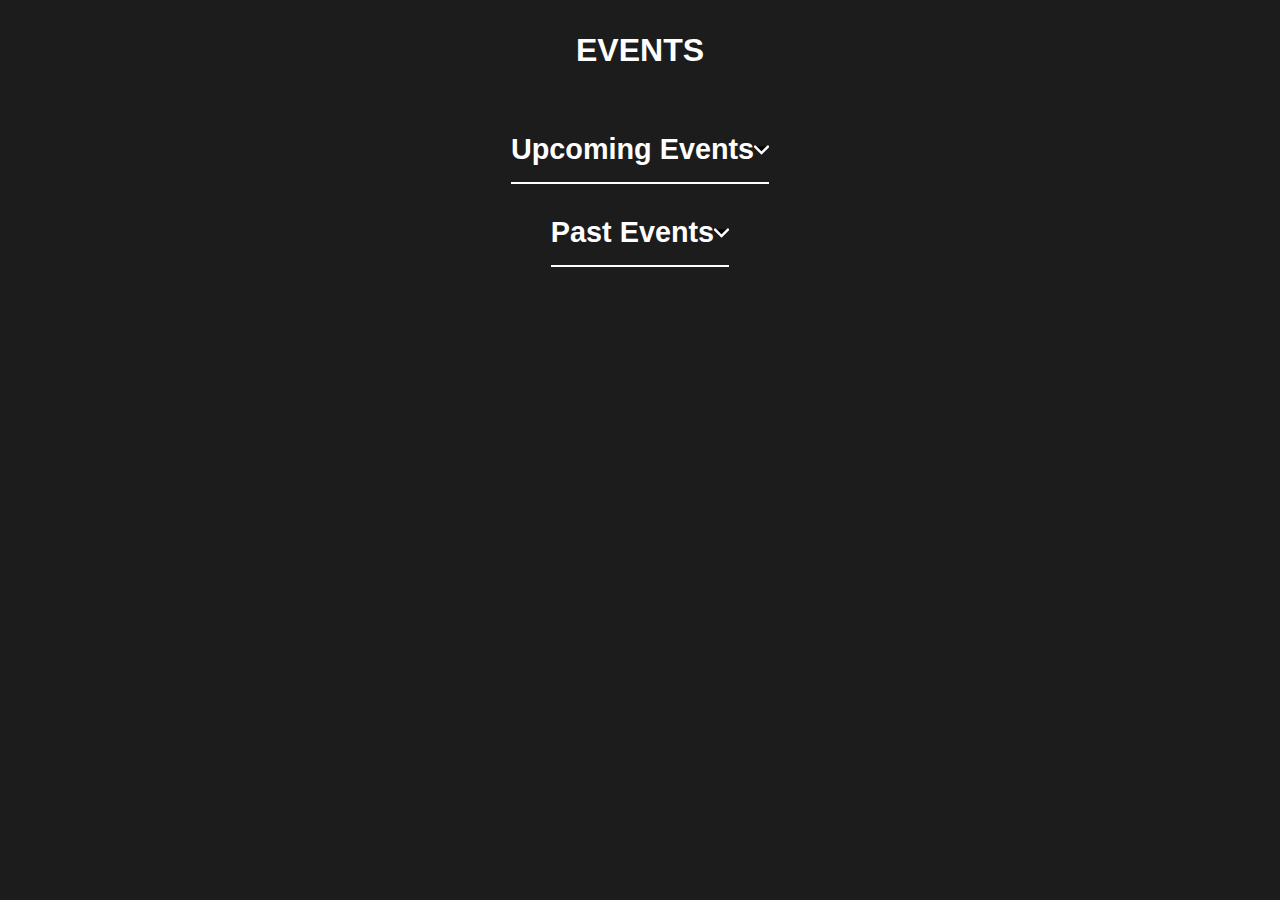
<file: pages/accord.html>
<!DOCTYPE html>
<html lang="en">
<head>
    <meta charset="UTF-8">
    <meta name="viewport" content="width=device-width, initial-scale=1.0">
    <title></title>
    <link rel="stylesheet" href="sty.css">
</head>
<body>
    <section>
        <h2 class="title">EVENTS</h2>

        <div class="faq">
            <div class="question">
                <h2>Upcoming Events</h2>
                <svg width="15" height="10" viewBox="0 0 42 25">
                    <path 
                    d="M3 3L21 21L39 3" 
                    stroke="white" 
                    stroke-width="7" 
                    stroke-linecap="round"
                    />
                </svg>
            </div>
            <div class="answer">
                <p>
                    Lectures
                </p>
            </div>
        </div>

        <div class="faq">
            <div class="question">
                <h2>Past Events</h2>
                <svg width="15" height="10" viewBox="0 0 42 25">
                    <path d="M3 3L21 21L39 3" stroke="white" stroke-width="7" stroke-linecap="round"/>
                </svg>
            </div>
            <div class="answer">
                <p>
                    Lectures
                </p>
            </div>
        </div>
    </section>
    <script src="script.js"></script>
</body>
</html>
</file>
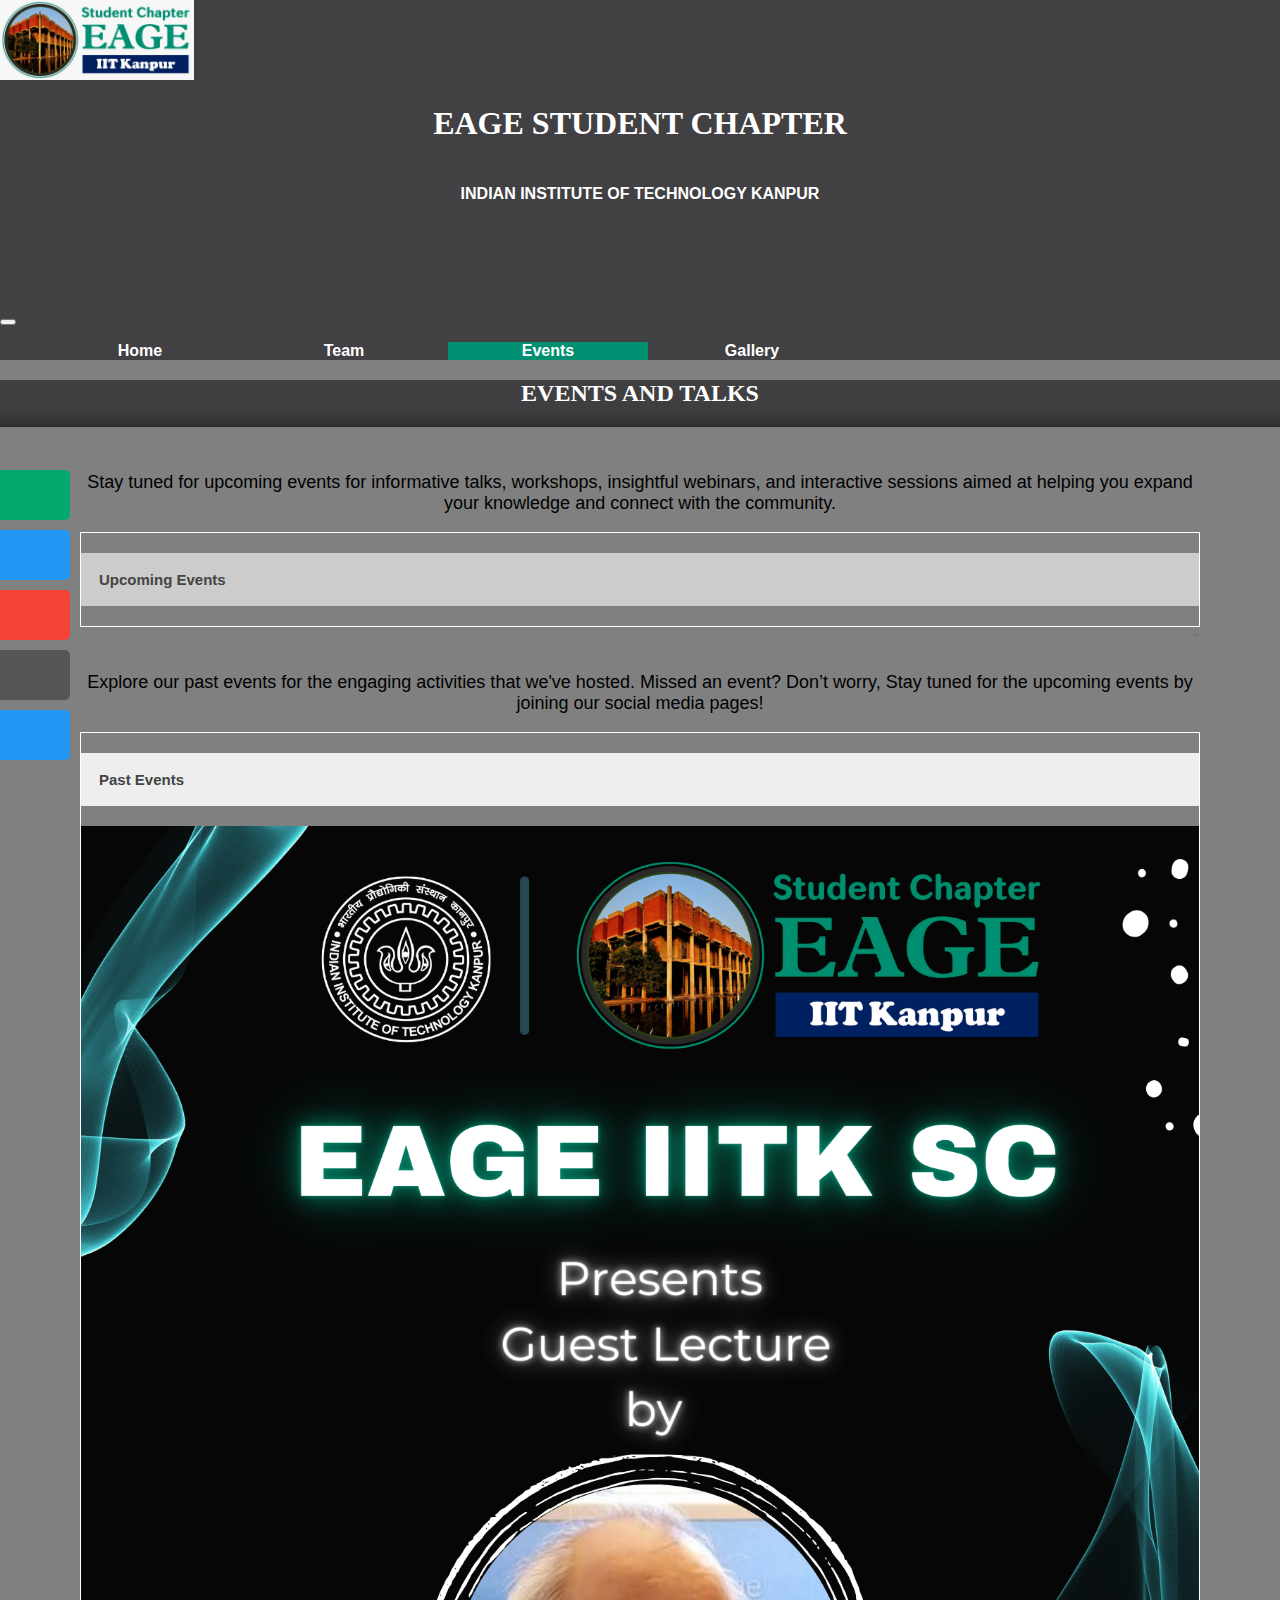
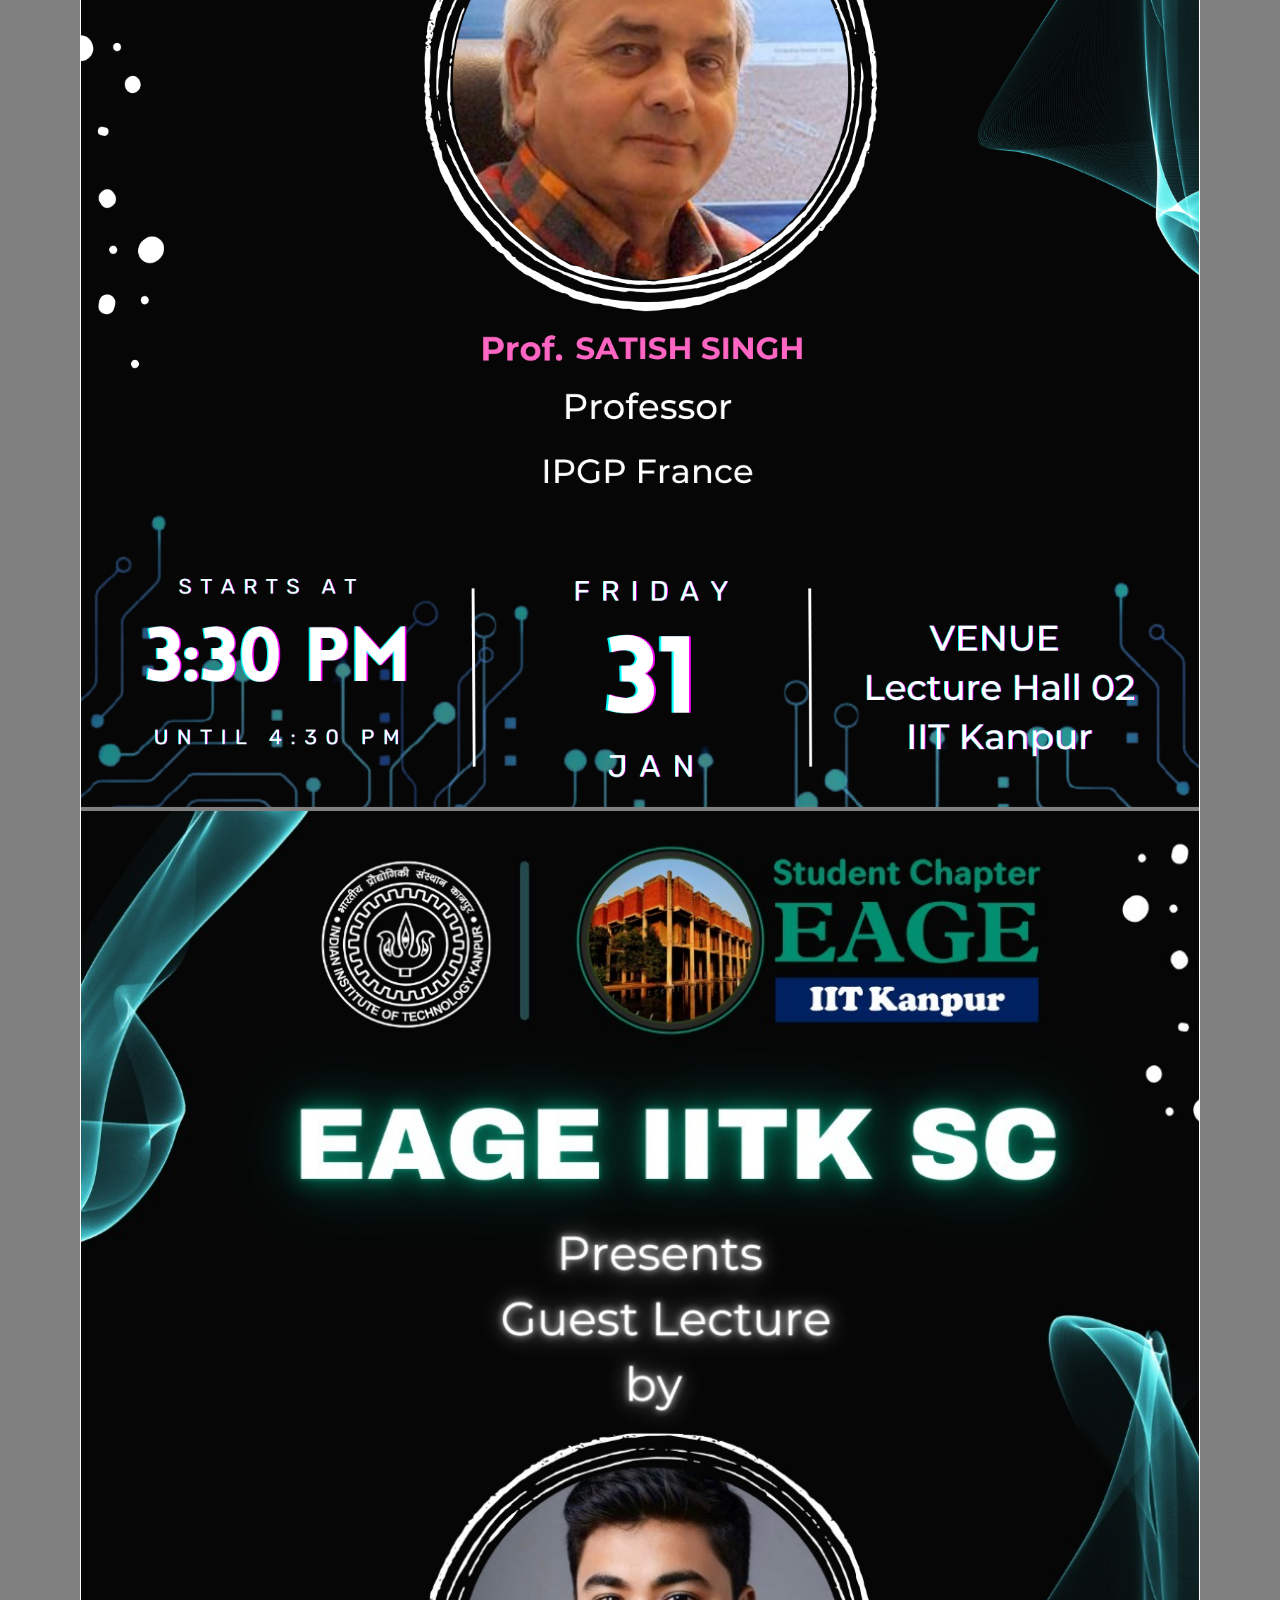
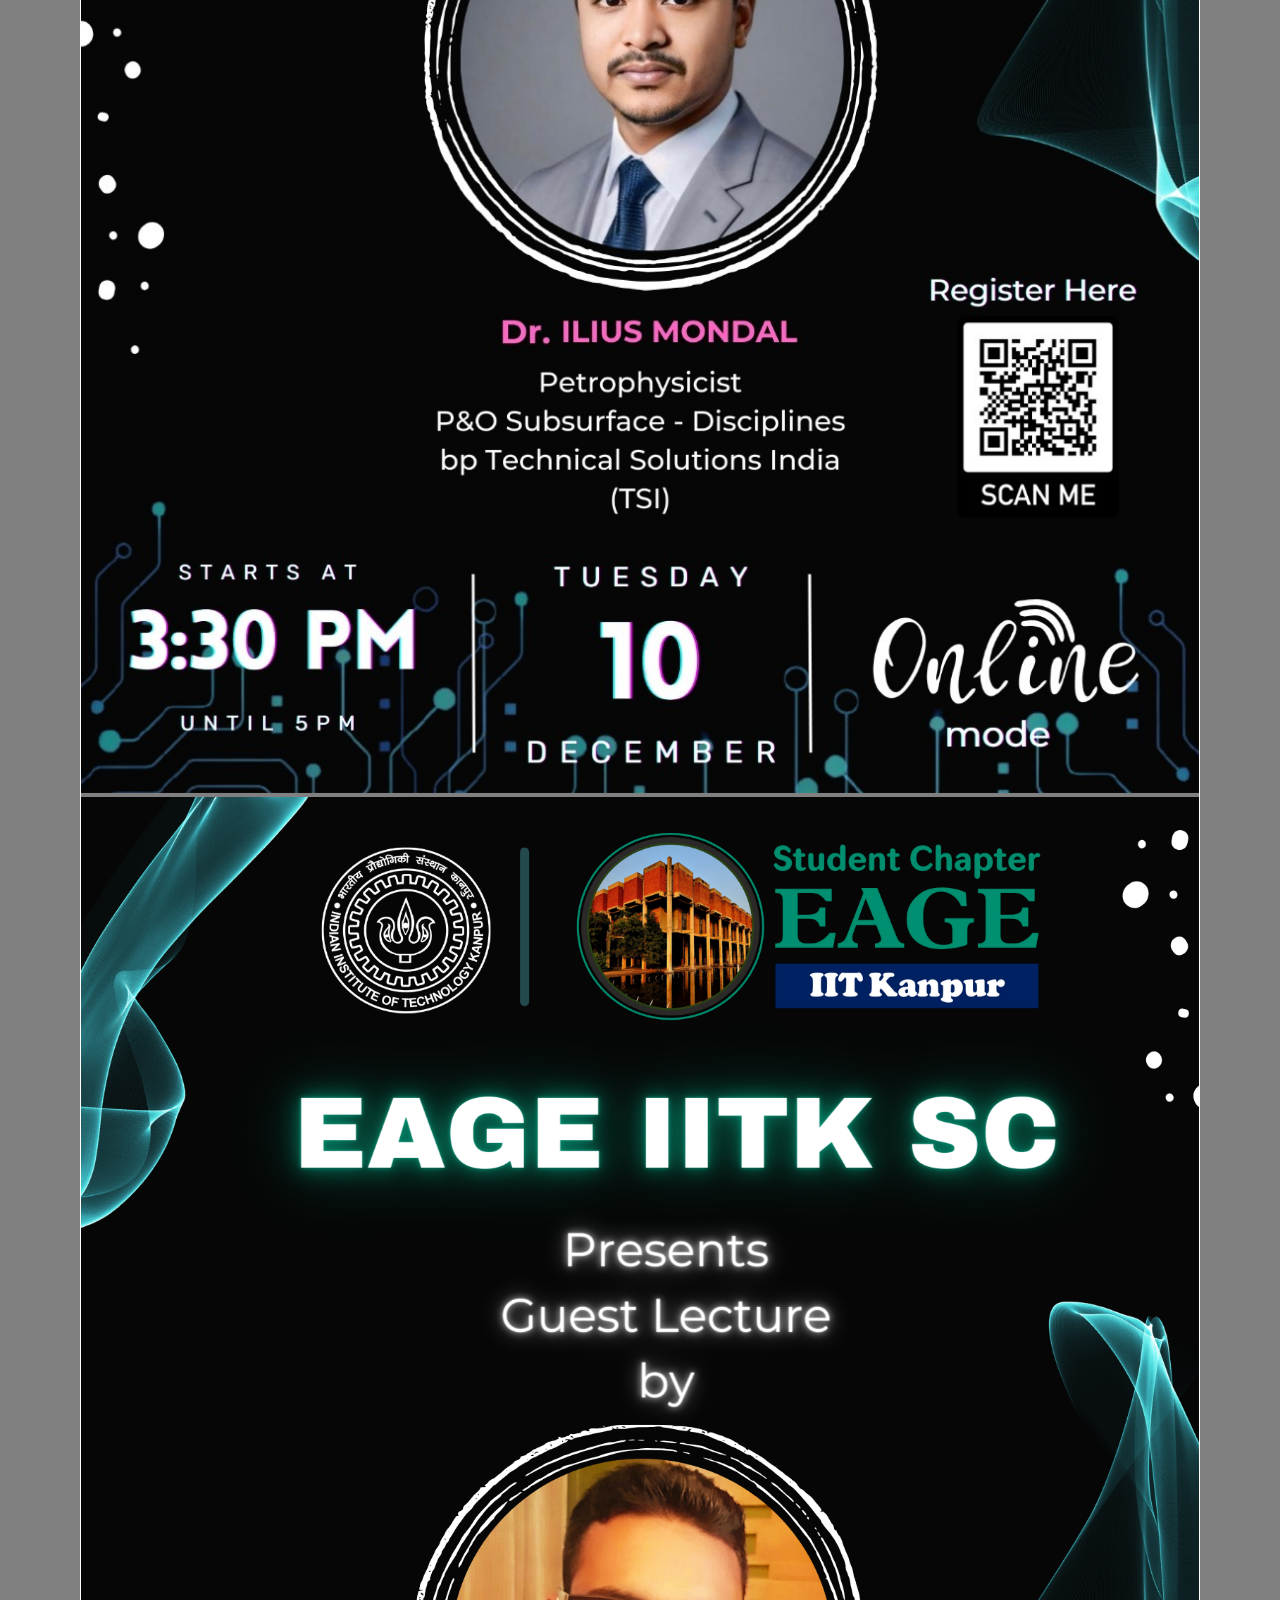
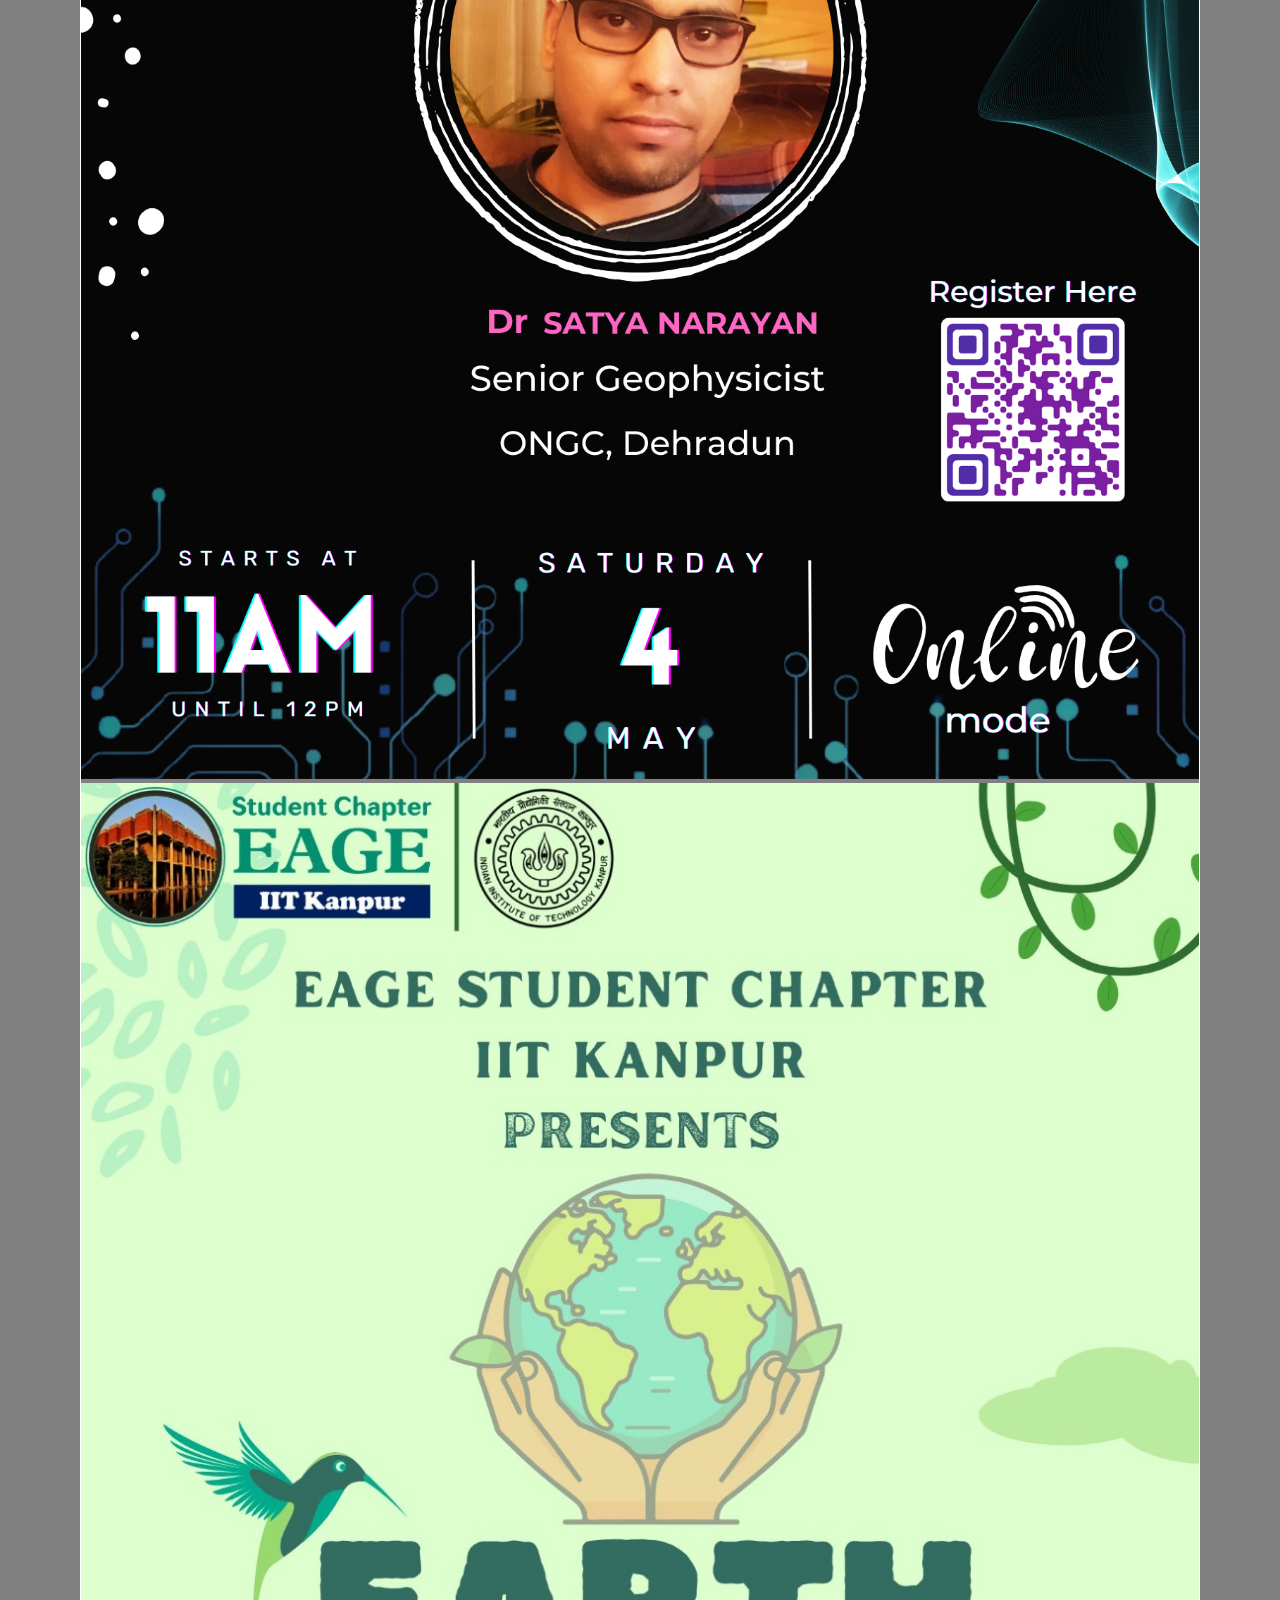
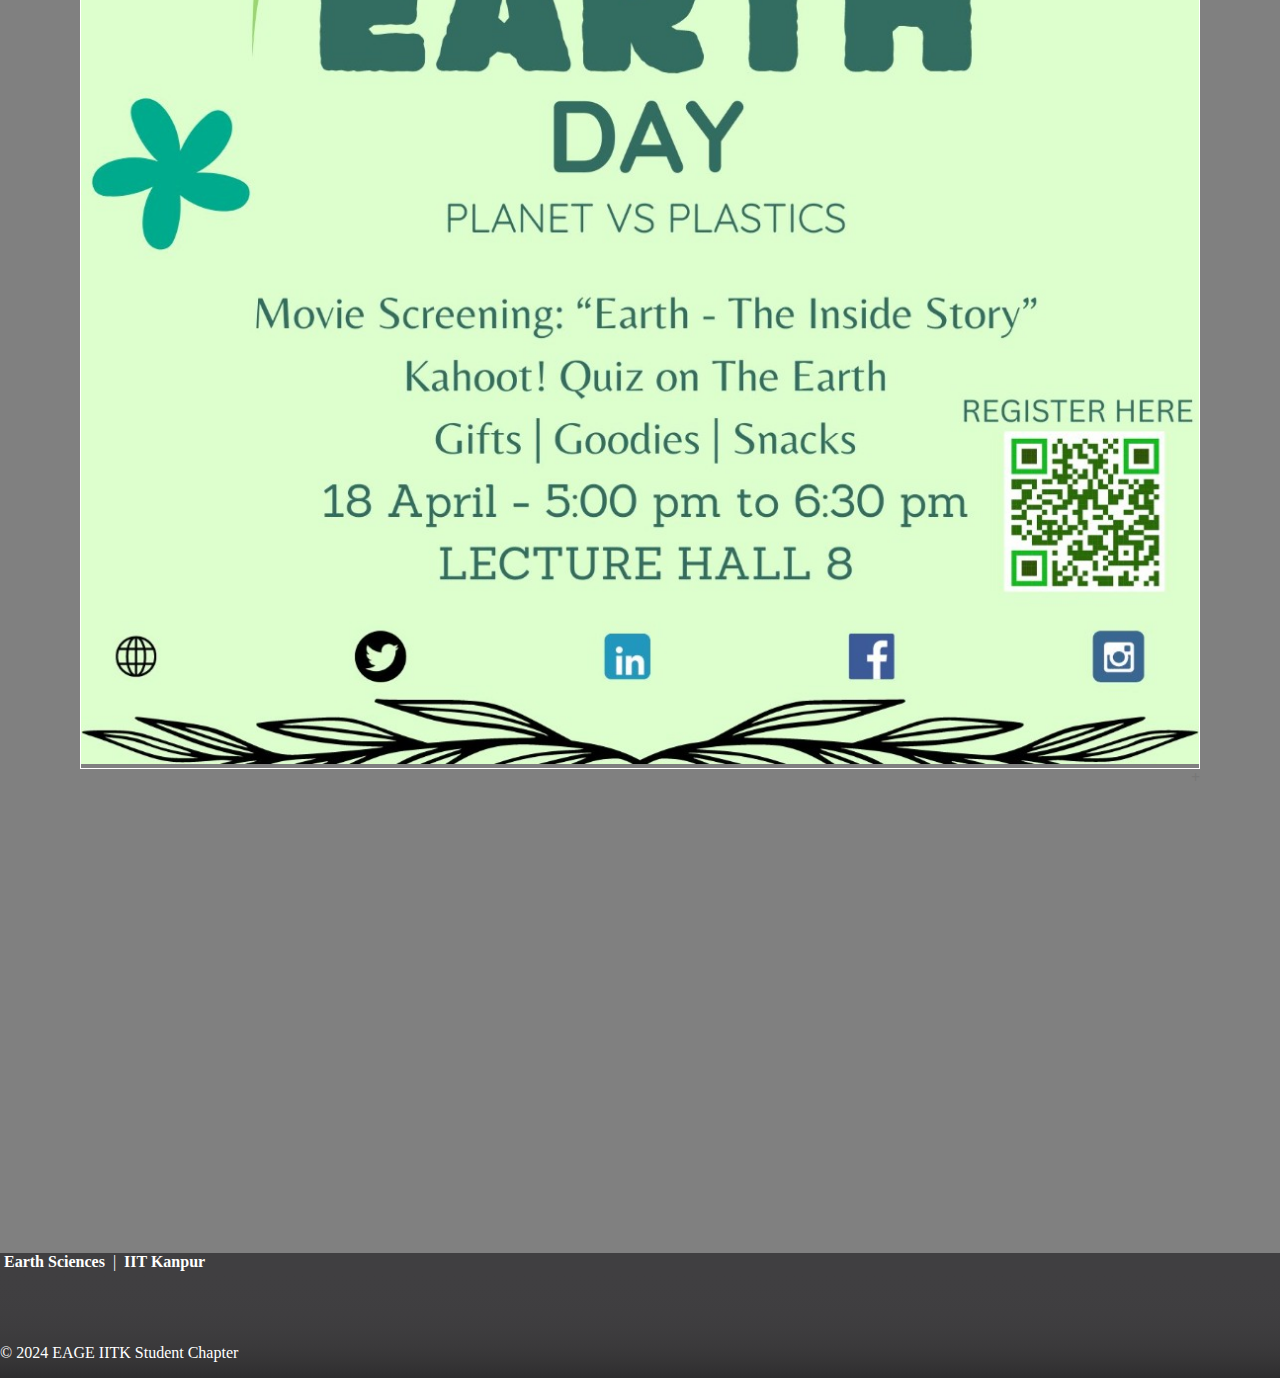
<file: pages/events.html>
<!DOCTYPE html>
<html>
    <head>
        <title>IITK EAGE Student Chapter</title>
        <meta charset="UTF-8">
        <meta name="viewport" content="width=device-width, initial-scale=1.0">
        <link href='https://unpkg.com/boxicons@2.1.4/css/boxicons.min.css' rel='stylesheet'>
        <link rel="stylesheet" href="https://cdn.jsdelivr.net/npm/swiper@11/swiper-bundle.min.css" />
        <link rel="stylesheet" href="../assets/events.css">
        <link rel="icon" type="image/x-icon" href="../assets/favicon.jpg">
        <link href="https://cdn.jsdelivr.net/npm/bootstrap@5.0.2/dist/css/bootstrap.min.css" rel="stylesheet" integrity="sha384-EVSTQN3/azprG1Anm3QDgpJLIm9Nao0Yz1ztcQTwFspd3yD65VohhpuuCOmLASjC" crossorigin="anonymous">
        <link rel="stylesheet" type="text/css" href="../assets/colors.css">
        <link href="https://fonts.cdnfonts.com/css/plantin-mt-pro?styles=66100" rel="stylesheet">
        <link rel="stylesheet" href="https://cdnjs.cloudflare.com/ajax/libs/font-awesome/6.5.1/css/all.min.css" integrity="sha512-DTOQO9RWCH3ppGqcWaEA1BIZOC6xxalwEsw9c2QQeAIftl+Vegovlnee1c9QX4TctnWMn13TZye+giMm8e2LwA==" crossorigin="anonymous" referrerpolicy="no-referrer" />
        <link href="https://db.onlinewebfonts.com/c/fc609eb62c0de5abdda2d091abaed228?family=Plantin+Infant+MT+Std+Bold" rel="stylesheet">
        <link rel="stylesheet" href="https://cdnjs.cloudflare.com/ajax/libs/font-awesome/6.5.1/css/all.min.css" integrity="sha512-DTOQO9RWCH3ppGqcWaEA1BIZOC6xxalwEsw9c2QQeAIftl+Vegovlnee1c9QX4TctnWMn13TZye+giMm8e2LwA==" crossorigin="anonymous" referrerpolicy="no-referrer" />
    </head>
    <style>
        body, html {
            max-width: 2000px;
            margin: auto;
        }
        .accordion-button{
            text-justify: inter-word;
            font-weight: bold;
            background-color: #eee;
            color: #444;
            cursor: pointer;
            padding: 18px;
            width: 100%;
            border: none;
            text-align: left;
            outline: none;
            font-size: 15px;
            transition: 0.4s;
        }
        .accordion-item{
            border: 1px solid #ffffff;
        }
        .accordion-button:hover{
            background-color: #ccc;
        }
        .accordion-button:not(.collapsed) {
            background-color: #ccc;
            color: #444;
        }
    </style>
<body>
    <script src="https://cdn.jsdelivr.net/npm/bootstrap@5.0.2/dist/js/bootstrap.bundle.min.js" integrity="sha384-MrcW6ZMFYlzcLA8Nl+NtUVF0sA7MsXsP1UyJoMp4YLEuNSfAP+JcXn/tWtIaxVXM" crossorigin="anonymous"></script>
    <script src="https://static.elfsight.com/platform/platform.js" data-use-service-core defer></script>
</body>
</html>

<!--header-->
<!--Check the alignment of the image again (non-responsive)-->
<div class="row justify-content-center header-theme-top" style="margin: auto;">
    <div class="row justify-content-center">
        <div class="col-2 mx-1 justify-content-center d-none d-lg-block py-2 align-items-center">
            <img src="../assets/logo.jpeg" alt="eagesc logo" style="height: 80px; width:auto;">
        </div>
        <div class="col justify-content-center py-2">
            <div class="row justify-content-center">
                <h1 style="text-align: center; font-family: Plantin Infant MT Std Bold;">
                    <b>EAGE STUDENT CHAPTER</b>
                </h1>
            </div>
            <div class="row justify-content-center">
                <h4 style="text-align: center; font-family:Impact, Haettenschweiler, 'Arial Narrow Bold', sans-serif">
                    INDIAN INSTITUTE OF TECHNOLOGY KANPUR
                </h4>
            </div>
        </div>
        <div class="col-2 mx-1 justify-content-center d-none d-lg-block py-2 align-items-center">
            <img src="../assets/invisible_logo.png" alt="" style="height: 80px; width:auto;">
        </div>
    </div>
</div>

<!--navbar-->
<nav class="navbar navbar-light sticky-top navbar-expand-md header-theme-top">
    <a href="../index.html" class="navbar-brand mx-3 h1 d-md-none">
        <i class="fa-solid fa-house-chimney" style="color: white;"></i>
    </a>
    <button type="button" data-bs-toggle="collapse" data-bs-target="#navbarNav" class="mx-3 navbar-toggler" aria-controls="navbarNav" aria-expanded="false" aria-label="Toggle navigation">
        <i class="fa-solid fa-bars" style="color: white;"></i>
    </button>
    <div class="collapse navbar-collapse" id="navbarNav">
        <ul class="navbar-nav mx-auto">
            <li class="nav-item px-5 d-sm-block li_navbar">
                <a href="../index.html" class="nav-link a_navbar" style="color: white;">
                    <b>Home</b>
                </a>
            </li>
            <li class="nav-item px-5 d-sm-block li_navbar">
                <a href="../pages/team.html" class="nav-link a_navbar" style="color: white;">
                    <b>Team</b>
                </a>
            </li>
            <li class="nav-item px-5 d-sm-block li_navbar active_navbar">
                <a href="../pages/events.html" class="nav-link a_navbar" style="color: white;">
                    <b>Events</b>
                </a>
            </li>
            <li class="nav-item px-5 d-sm-block li_navbar">
                <a href="../pages/gallery.html" class="nav-link a_navbar" style="color: white;">
                    <b>Gallery</b>
                </a>
            </li>
        </ul>
    </div>
</nav>

<!--header-->
<div class="row justify-content-center header-theme-bottom" style="margin: auto;">
    <div class="col justify-content-center py-2">
        <h2 style="text-align: center; font-family: Plantin Infant MT Std Bold;">
            <b>EVENTS AND TALKS</b>
        </h2>
    </div>
</div>

<div style="margin: auto;">
    <div class="accordio" style="margin-left: 80px; margin-right: 80px; text-align: center; text-justify: inter-word;">
        <p style="font-size: large; font-family: Verdana, Geneva, Tahoma, sans-serif;">
            Stay tuned for upcoming events for informative talks, workshops, insightful webinars, and interactive sessions aimed at helping you expand your knowledge and connect with the community.
        </p>
        <div class="accordion" id="accordionPanelsStayOpenExample1">
            <div class="accordion-item">
              <h2 class="accordion-header" id="panelsStayOpen-headingOne">
                <button class="accordion-button" type="button" data-bs-toggle="collapse" data-bs-target="#panelsStayOpen-collapseOne" aria-expanded="true" aria-controls="panelsStayOpen-collapseOne">
                  Upcoming Events
                </button>
              </h2>
              <div id="panelsStayOpen-collapseOne" class="accordion-collapse collapse show" aria-labelledby="panelsStayOpen-headingOne">
                <div class="accordion-body">
                    <div class="row py-2">
                        <!--<div class="col-6 col-md-4 col-lg-3 px-1 py-1">
                            <img src="../assets/guest_lecture_january_31.png" style="width: 100%" alt="">
                        </div>-->
                    </div>
                </div>
              </div>
            </div>
          </div>
    </div>

    <div class="accordio" style="margin-left: 80px; margin-right: 80px; text-align: center; text-justify: inter-word;">
        <p style="font-size: large; font-family: Verdana, Geneva, Tahoma, sans-serif;">
            Explore our past events for the engaging activities that we've hosted. Missed an event?  Don’t worry, Stay tuned for the upcoming events by joining our social media pages!
        </p>
        <div class="accordion" id="accordionPanelsStayOpenExample2">
            <div class="accordion-item">
              <h2 class="accordion-header" id="panelsStayOpen-headingTwo">
                <button class="accordion-button collapsed" type="button" data-bs-toggle="collapse" data-bs-target="#panelsStayOpen-collapseTwo" aria-expanded="false" aria-controls="panelsStayOpen-collapseTwo">
                  Past Events
                </button>
              </h2>
              <div id="panelsStayOpen-collapseTwo" class="accordion-collapse collapse" aria-labelledby="panelsStayOpen-headingTwo">
                <div class="accordion-body">
                    <div class="row py-2">
                        <div class="col-6 col-md-4 col-lg-3 px-1 py-1">
                            <img src="../assets/guest_lecture_january_31.png" style="width: 100%" alt="">
                        </div>
                        <div class="col-6 col-md-4 col-lg-3 px-1 py-1">
                            <img src="../assets/Dec-10-talk.jpg" style="width: 100%;" alt="">
                        </div>
                        <div class="col-6 col-md-4 col-lg-3 px-1 py-1">
                            <img src="../assets/Guest_lecture_May_4.png" style="width: 100%;" alt="">
                        </div>
                        <div class="col-6 col-md-4 col-lg-3 px-1 py-1">
                            <img src="../assets/Earth-day-poster.jpeg" style="width: 100%;" alt="">
                        </div>
                    </div>
                </div>
              </div>
            </div>
          </div>
    </div>

</div>

      <script>
      var acc = document.getElementsByClassName("accordion");
      var i;
      
      for (i = 0; i < acc.length; i++) {
        acc[i].addEventListener("click", function() {
          this.classList.toggle("active");
          var panel = this.nextElementSibling;
          if (panel.style.maxHeight) {
            panel.style.maxHeight = null;
          } else {
            panel.style.maxHeight = panel.scrollHeight + "px";
          } 
        });
      }
      </script>
      
              
        <div id="mySidenav" class="sidenav">
            <a href="mailto: eageiitk@gmail.com" id="about" target="_blank"><i class="fa-solid fa-envelope icon-1" style="color: white;  vertical-align: text-bottom;"></i></a>&nbsp;
            <a href="https://www.linkedin.com/company/eage-student-chapter-iit-kanpur/" target="_blank" id="blog"><i class="fa-brands fa-linkedin icon-1" style="color: white; vertical-align: text-bottom;"></i></a>&nbsp;
            <a href="https://www.instagram.com/eage_sc_iitk/" target="_blank" id="projects"><i class="fa-brands fa-instagram icon-1" style="color: white; vertical-align: text-bottom;"></i></a>&nbsp;
            <a href="https://www.facebook.com/profile.php?id=61557370555997" target="_blank" id="face"><i class="fa-brands fa-facebook icon-1" style="color: white; "></i></a>&nbsp;
            <a href="https://twitter.com/EageIitk84195" target="_blank"id="contact"><i class="fa-brands fa-twitter icon-1" style="color: white; vertical-align: text-bottom;"></i></a>&nbsp;
        </div>
        
<!--footer-->
<div class="row py-2 header-theme-bottom justify-content-center" style="margin: auto; position: relative; bottom: -50vh;">
    <div class="col justify-content-center">
        <p class="text-center" style="font-family: 'Times New Roman', Times, serif;">
            &nbsp;<a href="https://www.iitk.ac.in/es/" target="_blank" style="color: white; text-decoration:solid;"><b>Earth Sciences</a></b>&nbsp;
            &#124;&nbsp;&nbsp;<a href="https://www.iitk.ac.in/" target="_blank" style="color: white; text-decoration: none;"><b>IIT Kanpur</a></b>&nbsp;
        </p>
    </div>
    <span class="text-center">
        <h6 style="text-align: center; font-family: Arial, Helvetica, sans-serif;">
            <a href="mailto:eageiitk@gmail.com" target="_blank"><i class="fa-solid fa-envelope icon-1" style="color: white;  vertical-align: text-bottom;"></i></a>&nbsp;
            <a href="https://www.linkedin.com/company/eage-student-chapter-iit-kanpur/" target="_blank"><i class="fa-brands fa-linkedin icon-1" style="color: white; vertical-align: text-bottom;"></i></a>&nbsp;
            <a href="https://www.instagram.com/eage_sc_iitk/" target="_blank"><i class="fa-brands fa-instagram icon-1" style="color: white; vertical-align: text-bottom;"></i></a>&nbsp;
            <a href="https://www.facebook.com/profile.php?id=61557370555997" target="_blank"><i class="fa-brands fa-facebook icon-1" style="color: white; vertical-align: text-bottom;"></i></a>&nbsp;
            <a href="https://twitter.com/EageIitk84195" target="_blank"><i class="fa-brands fa-twitter icon-1" style="color: white; vertical-align: text-bottom;"></i></a>&nbsp;
        </h6>
    </span>
    <p class="text-center my-1" style="font-family: 'Times New Roman', Times, serif;">
        &copy; 2024 <a href="" target="_blank" style="color: white; text-decoration: none">EAGE IITK Student Chapter</a>&nbsp;
    </p>
</div>
</file>
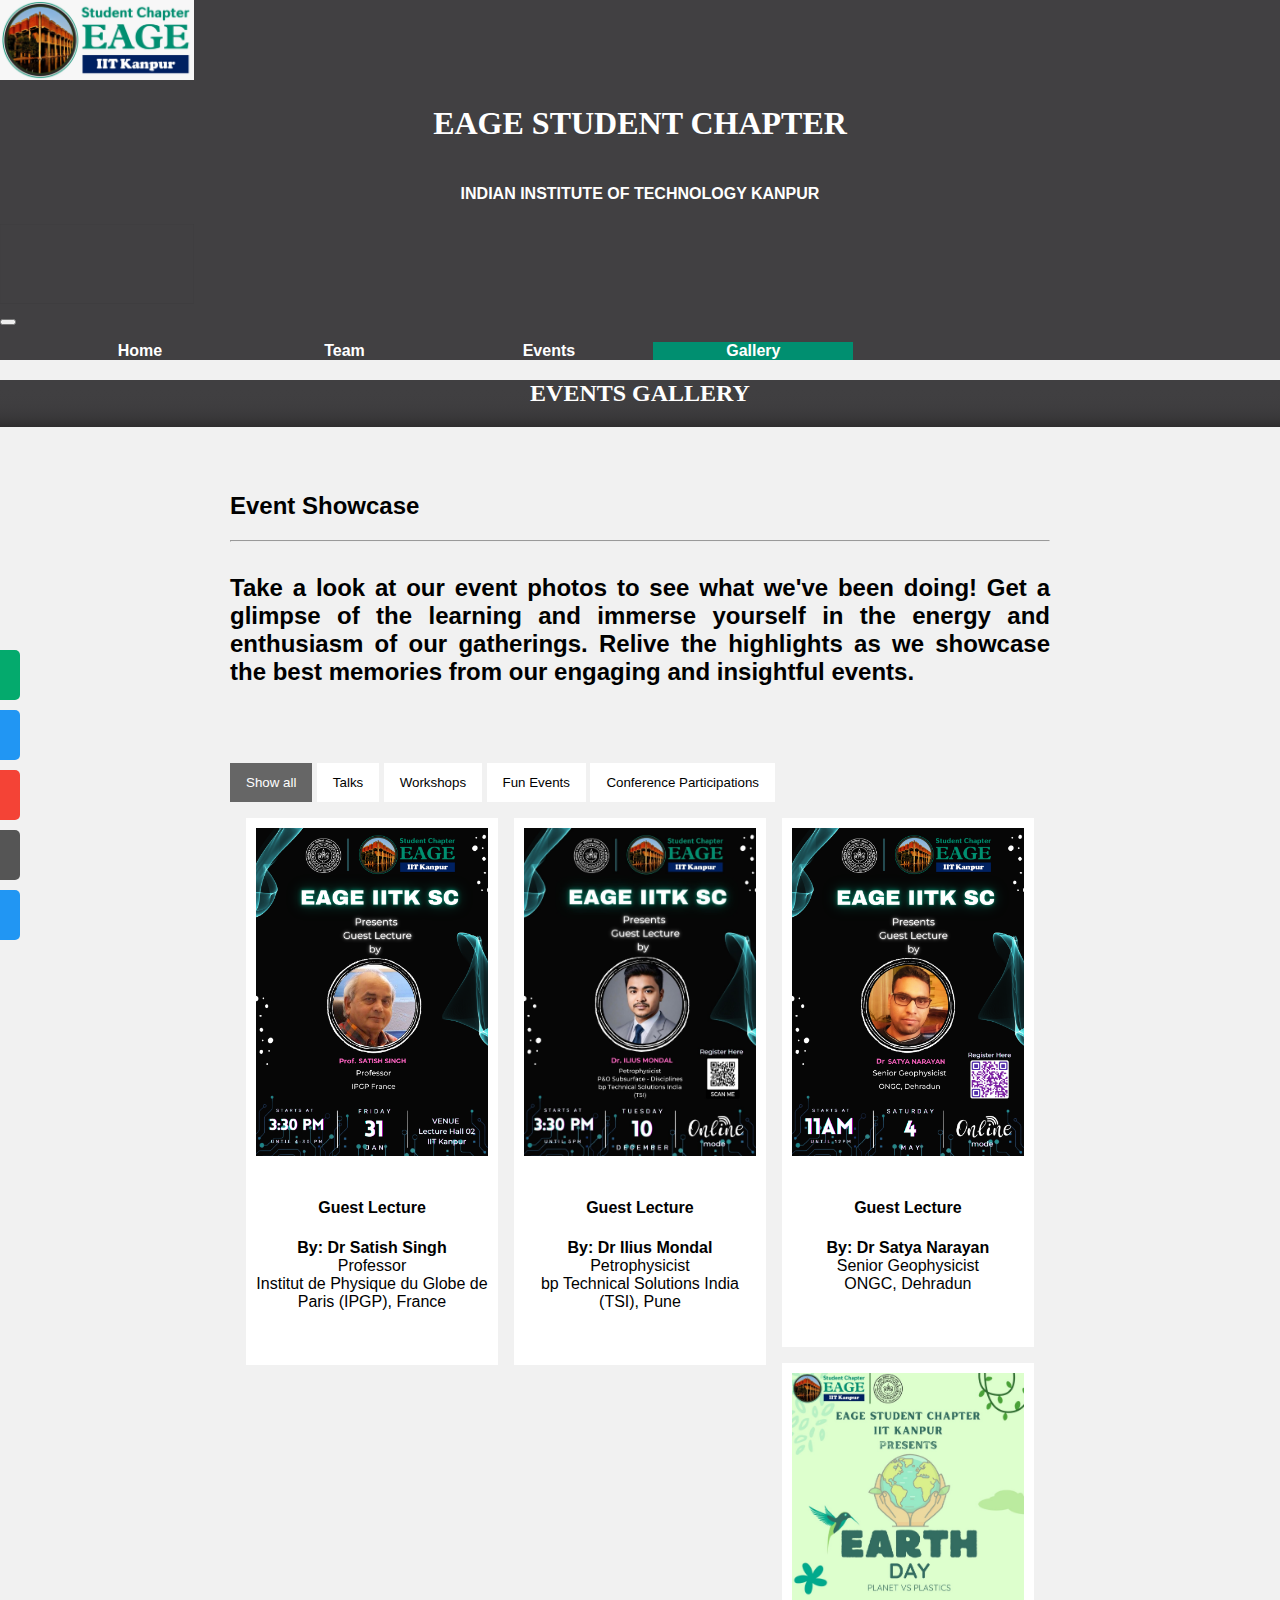
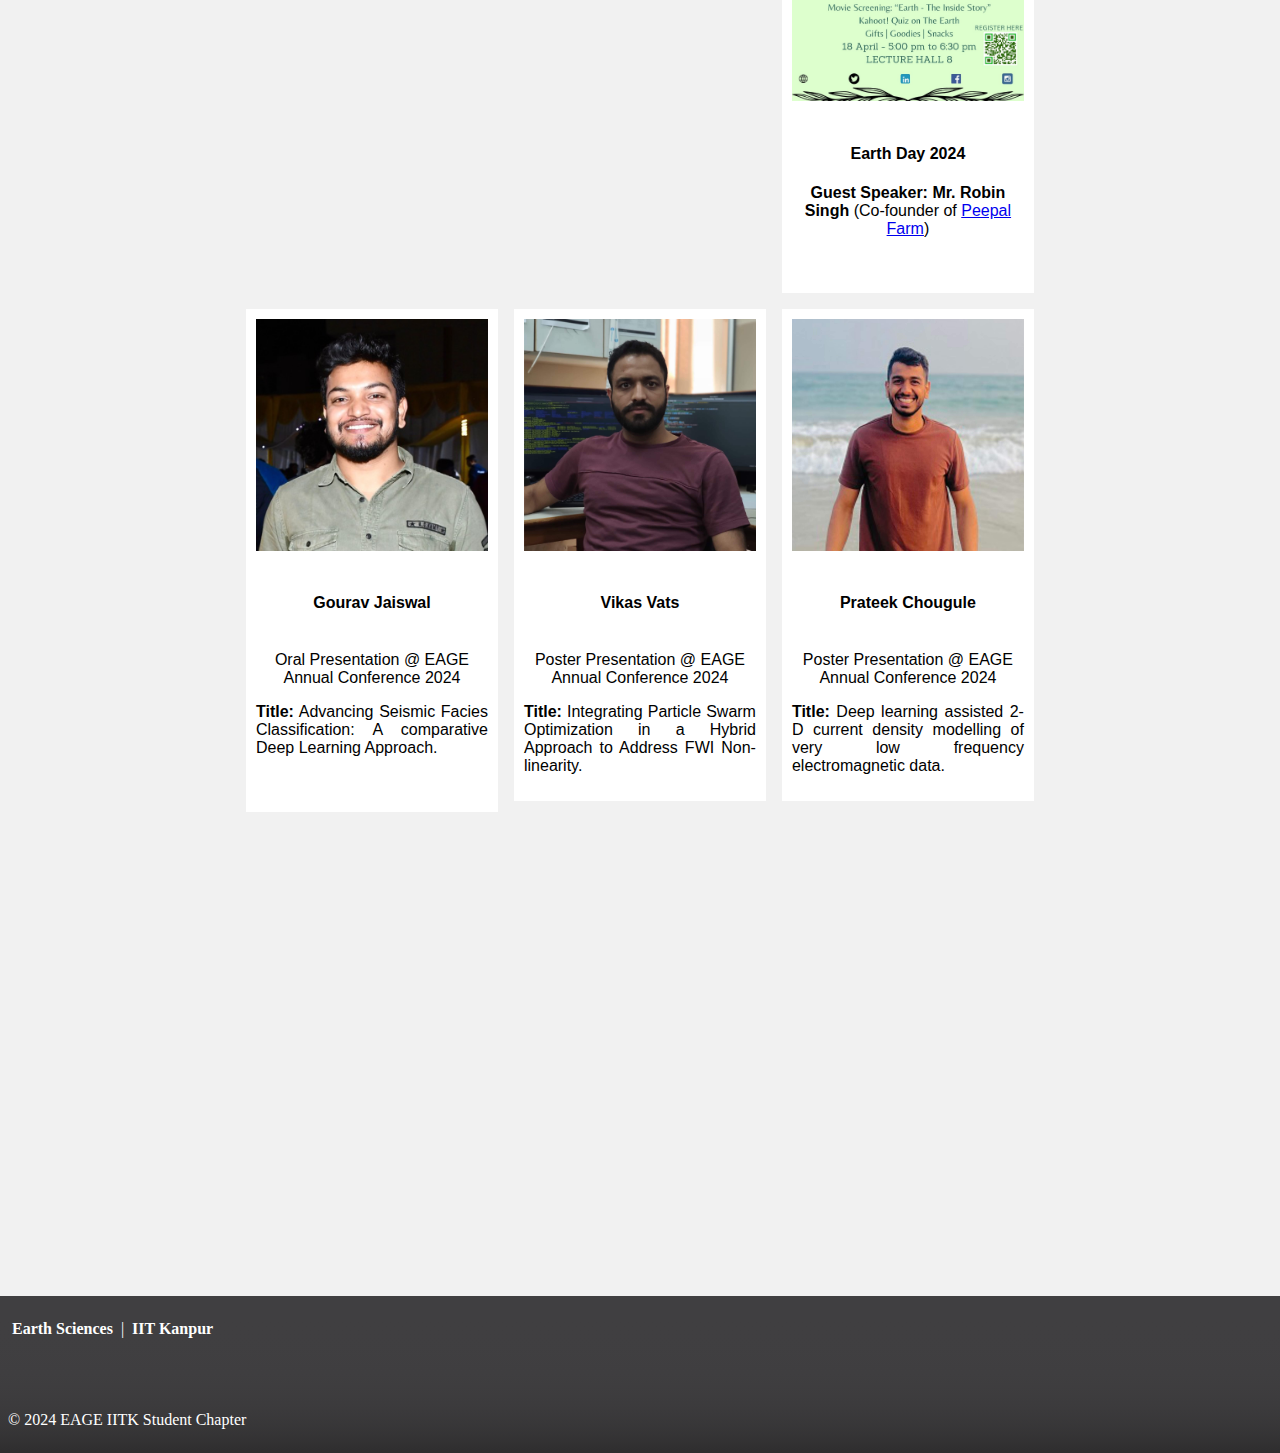
<file: pages/gallery.html>
<!DOCTYPE html>
<html>
  <head>
    <meta name="viewport" content="width=device-width, initial-scale=1">
    <meta charset="UTF-8">
    <title>IITK EAGE Student Chapter</title>
    <link href='https://unpkg.com/boxicons@2.1.4/css/boxicons.min.css' rel='stylesheet'>
    <link rel="stylesheet" href="https://cdn.jsdelivr.net/npm/swiper@11/swiper-bundle.min.css" />
    <link rel="stylesheet" href="../assets/gallery.css">
    <link rel="icon" type="image/x-icon" href="../assets/favicon.jpg">
    <link href="https://cdn.jsdelivr.net/npm/bootstrap@5.0.2/dist/css/bootstrap.min.css" rel="stylesheet" integrity="sha384-EVSTQN3/azprG1Anm3QDgpJLIm9Nao0Yz1ztcQTwFspd3yD65VohhpuuCOmLASjC" crossorigin="anonymous">
    <link rel="stylesheet" type="text/css" href="../assets/colors.css">
    <link href="https://fonts.cdnfonts.com/css/plantin-mt-pro?styles=66100" rel="stylesheet">
    <link rel="stylesheet" href="https://cdnjs.cloudflare.com/ajax/libs/font-awesome/6.5.1/css/all.min.css" integrity="sha512-DTOQO9RWCH3ppGqcWaEA1BIZOC6xxalwEsw9c2QQeAIftl+Vegovlnee1c9QX4TctnWMn13TZye+giMm8e2LwA==" crossorigin="anonymous" referrerpolicy="no-referrer" />
    <link href="https://db.onlinewebfonts.com/c/fc609eb62c0de5abdda2d091abaed228?family=Plantin+Infant+MT+Std+Bold" rel="stylesheet">
  <link rel="stylesheet" href="https://cdnjs.cloudflare.com/ajax/libs/font-awesome/6.5.1/css/all.min.css" integrity="sha512-DTOQO9RWCH3ppGqcWaEA1BIZOC6xxalwEsw9c2QQeAIftl+Vegovlnee1c9QX4TctnWMn13TZye+giMm8e2LwA==" crossorigin="anonymous" referrerpolicy="no-referrer" />

<style>
* {
  box-sizing: border-box;
}

.btn{
  font-family: Verdana, Geneva, Tahoma, sans-serif;
}

.with-link:hover{
  img{
    opacity: 0.6;
  }
}

body {
  background-color: #f1f1f1;
  font-family: Arial;
}

/* Center website */
.main {
  max-width: 1000px;
  margin: auto;
}


.row {
  /* margin: 10px -16px; */
}

/* Add padding BETWEEN each column */
.row,
.row > .column {
  padding: 8px;
}

.header-row {
  padding: 0px;
}

/* Create three equal columns that floats next to each other */
.column {
  float: ;
  width: 33.33%;
  display: none; /* Hide all elements by default */
}

@media only screen and (max-width: 900px) {
  .column{
    width: 50%;
  }
}

@media only screen and (max-width: 600px) {
  .column{
    width: 100%;
  }
}

/* Clear floats after rows */ 
.row:after {
  content: "";
  display: table;
  clear: both;
}

/* Content */
.content {
  background-color: white;
  padding: 10px;
}

/* The "show" class is added to the filtered elements */
.show {
  display: block;
}

/* Style the buttons */
.btn {
  border: none;
  outline: none;
  padding: 12px 16px;
  background-color: white;
  cursor: pointer;
}

.btn:hover {
  background-color: #ddd;
}

.btn.active {
  background-color: #666;
  color: white;
}
</style>
</head>
<style>
  body, html {
      max-width: 2000px;
      margin: auto;
  }
</style>
<!--header-->
    <!--Check the alignment of the image again (non-responsive)-->
    <div class="row header-row justify-content-center header-theme-top" style="margin: auto;">
        <div class="row header-row justify-content-center">
            <div class="col-2 mx-3 justify-content-center d-none d-lg-block py-2 align-items-center">
                <img src="../assets/logo.jpeg" alt="eagesc logo" style="height: 80px; width:auto;">
            </div>
            <div class="col justify-content-center py-2">
                <div class="row header-row justify-content-center">
                    <h1 style="text-align: center; font-family: Plantin Infant MT Std Bold;">
                        <b>EAGE STUDENT CHAPTER</b>
                    </h1>
                </div>
                <div class="row header-row justify-content-center">
                    <h4 style="text-align: center; font-family:Impact, Haettenschweiler, 'Arial Narrow Bold', sans-serif">
                        INDIAN INSTITUTE OF TECHNOLOGY KANPUR
                    </h4>
                </div>
            </div>
            <div class="col-2 mx-3 justify-content-center d-none d-lg-block py-2 align-items-center">
                <img src="../assets/invisible_logo.png" alt="" style="height: 80px; width:auto;">
            </div>
        </div>
    </div>
    <!--navbar-->
    <nav class="navbar navbar-light sticky-top navbar-expand-md header-theme-top">
      <a href="../index.html" class="navbar-brand mx-3 h1 d-md-none">
          <i class="fa-solid fa-house-chimney" style="color: white;"></i>
      </a>
      <button type="button" data-bs-toggle="collapse" data-bs-target="#navbarNav" class="mx-3 navbar-toggler" aria-controls="navbarNav" aria-expanded="false" aria-label="Toggle navigation">
          <i class="fa-solid fa-bars" style="color: white;"></i>
      </button>
      <div class="collapse navbar-collapse" id="navbarNav">
          <ul class="navbar-nav mx-auto">
              <li class="nav-item px-5 d-sm-block li_navbar">
                  <a href="../index.html" class="nav-link a_navbar" style="color: white;">
                      <b>Home</b>
                  </a>
              </li>
              <li class="nav-item px-5 d-sm-block li_navbar">
                  <a href="../pages/team.html" class="nav-link a_navbar" style="color: white;">
                      <b>Team</b>
                  </a>
              </li>
              <li class="nav-item px-5 d-sm-block li_navbar">
                  <a href="../pages/events.html" class="nav-link a_navbar" style="color: white;">
                      <b>Events</b>
                  </a>
              </li>
              <li class="nav-item px-5 d-sm-block li_navbar active_navbar">
                  <a href="../pages/gallery.html" class="nav-link a_navbar" style="color: white;">
                      <b>Gallery</b>
                  </a>
              </li>
          </ul>
      </div>
  </nav>

    <!--header-->
    <div class="row header-row justify-content-center header-theme-bottom" style="margin: auto;">
        <div class="col justify-content-center py-2">
            <h2 style="text-align: center; font-family: Plantin Infant MT Std Bold;">
                <b>EVENTS GALLERY</b>
            </h2>
        </div>
    </div>
<body>

<!-- MAIN (Center website) -->
<div class="main">

<h2 style="font-family: Impact, Haettenschweiler, 'Arial Narrow Bold', sans-serif;">Event Showcase</h2>
<hr>

<h4 class="t1 gal-open-font" style=" text-align: justify; text-justify: inter-word; font-family: Verdana, Geneva, Tahoma, sans-serif;">Take a look at our event photos to see what we've been doing! Get a glimpse of the learning and immerse yourself in the energy and enthusiasm of our gatherings. Relive the highlights as we showcase the best memories from our engaging and insightful events. </h4>

<div id="myBtnContainer">
  <button class="btn active" onclick="filterSelection('all')"> Show all</button>
  <button class="btn" onclick="filterSelection('Talks')"> Talks</button>
  <button class="btn" onclick="filterSelection('wksp')"> Workshops</button>
  <button class="btn" onclick="filterSelection('events')"> Fun Events</button>
  <button class="btn" onclick="filterSelection('Conf_part')"> Conference Participations</button>
</div>

<!-- Portfolio Gallery Grid -->
<div class="row">
  <div class="column Talks">
    <div class="content">
      <img src="../assets/guest_lecture_january_31.png" alt="" style="width: 100%;">
      <h4 style="text-align: center; padding-top: 2vh;">Guest Lecture</h4>
      <p style="text-align: center; text-justify: inter-word; padding-bottom: 3.2vh;"><b>By: Dr Satish Singh</b><br>Professor<br>Institut de Physique du Globe de Paris (IPGP), France </p>
    </div>
  </div>
  <div class="column Talks">
    <div class="content">
      <img src="../assets/Dec-10-talk.jpg" alt="" style="width: 100%;">
      <h4 style="text-align: center; padding-top: 2vh;">Guest Lecture</h4>
      <p style="text-align: center; text-justify: inter-word; padding-bottom: 3.2vh;"><b>By: Dr Ilius Mondal</b><br>Petrophysicist<br>bp Technical Solutions India (TSI), Pune </p>
    </div>
  </div>
  <div class="column Talks">
    <div class="content">
      <img src="../assets/Guest_lecture_May_4.png" alt="" style="width: 100%;">
      <h4 style="text-align: center; padding-top: 2vh;">Guest Lecture</h4>
      <p style="text-align: center; text-justify: inter-word; padding-bottom: 3.2vh;"><b>By: Dr Satya Narayan</b><br>Senior Geophysicist<br>ONGC, Dehradun </p>
    </div>
  </div>
  <div class="column events">
    <div class="content">
      <a href="#" class="with-link" style="text-decoration: none; color: black;">
        <img src="../assets/Earth-day-poster.jpeg" alt="" style="width:100%">
        <h4 style="text-align: center; padding-top: 2vh;">Earth Day 2024</h4>
      </a>
      <p style=" text-align: center; text-justify: inter-word; padding-bottom: 3.2vh;"><b>Guest Speaker: Mr. Robin Singh</b> (Co-founder of <a href="https://peepalfarm.org/" target="_blank">Peepal Farm</a>)</p>
    </div>
  </div>
  <div class="column Conf_part">
    <div class="content">
      <img src="../assets/gourav.png" alt="" style="width:100%">
      <h4 style="text-align: center; padding-top: 2vh;">Gourav Jaiswal</h4>
      <p style="text-align: center; padding-top: 2vh;">Oral Presentation @ EAGE Annual Conference 2024</p>
      <p style=" text-align: justify; text-justify: inter-word; padding-bottom: 3.2vh;"><b>Title:</b> Advancing Seismic Facies Classification: A comparative Deep Learning Approach.</p>
    </div>
  </div>
  <div class="column Conf_part">
    <div class="content">
    <img src="../assets/vikas.jpg" alt="" style="width:100%">
      <h4 style="text-align: center; padding-top: 2vh;">Vikas Vats</h4>
      <p style="text-align: center; padding-top: 2vh;">Poster Presentation @ EAGE Annual Conference 2024</p>
      <p style=" text-align: justify; text-justify: inter-word;"><b>Title:</b> Integrating Particle Swarm Optimization in a Hybrid Approach to Address FWI Non-linearity. </p>
    </div>
  </div>
  <div class="column Conf_part">
    <div class="content">
    <img src="../assets/pratik.jpg" alt="" style="width:100%">
      <h4 style="text-align: center; padding-top: 2vh;">Prateek Chougule</h4>
      <p style="text-align: center; padding-top: 2vh;">Poster Presentation @ EAGE Annual Conference 2024</p>
      <p style=" text-align: justify; text-justify: inter-word;"><b>Title:</b> Deep learning assisted 2-D current density modelling of very low frequency electromagnetic data.</p>
    </div>
  </div>
<!-- END GRID -->
</div>

<!-- END MAIN -->
</div>

<script>
filterSelection("all")
function filterSelection(c) {
  var x, i;
  x = document.getElementsByClassName("column");
  if (c == "all") c = "";
  for (i = 0; i < x.length; i++) {
    w3RemoveClass(x[i], "show");
    if (x[i].className.indexOf(c) > -1) w3AddClass(x[i], "show");
  }
}

function w3AddClass(element, name) {
  var i, arr1, arr2;
  arr1 = element.className.split(" ");
  arr2 = name.split(" ");
  for (i = 0; i < arr2.length; i++) {
    if (arr1.indexOf(arr2[i]) == -1) {element.className += " " + arr2[i];}
  }
}

function w3RemoveClass(element, name) {
  var i, arr1, arr2;
  arr1 = element.className.split(" ");
  arr2 = name.split(" ");
  for (i = 0; i < arr2.length; i++) {
    while (arr1.indexOf(arr2[i]) > -1) {
      arr1.splice(arr1.indexOf(arr2[i]), 1);     
    }
  }
  element.className = arr1.join(" ");
}


// Add active class to the current button (highlight it)
var btnContainer = document.getElementById("myBtnContainer");
var btns = btnContainer.getElementsByClassName("btn");
for (var i = 0; i < btns.length; i++) {
  btns[i].addEventListener("click", function(){
    var current = document.getElementsByClassName("active");
    current[0].className = current[0].className.replace(" active", "");
    this.className += " active";
  });
}
</script>

<script src="https://cdn.jsdelivr.net/npm/bootstrap@5.0.2/dist/js/bootstrap.bundle.min.js" integrity="sha384-MrcW6ZMFYlzcLA8Nl+NtUVF0sA7MsXsP1UyJoMp4YLEuNSfAP+JcXn/tWtIaxVXM" crossorigin="anonymous"></script>
<script src="https://static.elfsight.com/platform/platform.js" data-use-service-core defer></script>

</body>
<div id="mySidenav" class="sidenav">
    <a href="mailto: eageiitk@gmail.com" id="about" target="_blank"><i class="fa-solid fa-envelope icon-1" style="color: white;  vertical-align: text-bottom;"></i></a>&nbsp;
    <a href="https://www.linkedin.com/company/eage-student-chapter-iit-kanpur/" target="_blank" id="blog"><i class="fa-brands fa-linkedin icon-1" style="color: white; vertical-align: text-bottom;"></i></a>&nbsp;
    <a href="https://www.instagram.com/eage_sc_iitk/" target="_blank" id="projects"><i class="fa-brands fa-instagram icon-1" style="color: white; vertical-align: text-bottom;"></i></a>&nbsp;
    <a href="https://www.facebook.com/profile.php?id=61557370555997" target="_blank" id="face"><i class="fa-brands fa-facebook icon-1" style="color: white; "></i></a>&nbsp;
    <a href="https://twitter.com/EageIitk84195" target="_blank"id="contact"><i class="fa-brands fa-twitter icon-1" style="color: white; vertical-align: text-bottom;"></i></a>&nbsp;
</div>

<!--footer-->
<div class="row py-2 header-theme-bottom justify-content-center" style="margin: auto; position: relative; bottom: -50vh;">
  <div class="col justify-content-center">
      <p class="text-center" style="font-family: 'Times New Roman', Times, serif;">
          &nbsp;<a href="https://www.iitk.ac.in/es/" target="_blank" style="color: white; text-decoration:solid;"><b>Earth Sciences</a></b>&nbsp;
          &#124;&nbsp;&nbsp;<a href="https://www.iitk.ac.in/" target="_blank" style="color: white; text-decoration: none;"><b>IIT Kanpur</a></b>&nbsp;
      </p>
  </div>
  <span class="text-center">
      <h6 style="text-align: center; font-family: Arial, Helvetica, sans-serif;">
          <a href="mailto:eageiitk@gmail.com" target="_blank"><i class="fa-solid fa-envelope icon-1" style="color: white;  vertical-align: text-bottom;"></i></a>&nbsp;
          <a href="https://www.linkedin.com/company/eage-student-chapter-iit-kanpur/" target="_blank"><i class="fa-brands fa-linkedin icon-1" style="color: white; vertical-align: text-bottom;"></i></a>&nbsp;
          <a href="https://www.instagram.com/eage_sc_iitk/" target="_blank"><i class="fa-brands fa-instagram icon-1" style="color: white; vertical-align: text-bottom;"></i></a>&nbsp;
          <a href="https://www.facebook.com/profile.php?id=61557370555997" target="_blank"><i class="fa-brands fa-facebook icon-1" style="color: white; vertical-align: text-bottom;"></i></a>&nbsp;
          <a href="https://twitter.com/EageIitk84195" target="_blank"><i class="fa-brands fa-twitter icon-1" style="color: white; vertical-align: text-bottom;"></i></a>&nbsp;
      </h6>
  </span>
  <p class="text-center my-1" style="font-family: 'Times New Roman', Times, serif;">
      &copy; 2024 <a href="" target="_blank" style="color: white; text-decoration: none">EAGE IITK Student Chapter</a>&nbsp;
  </p>
</div>
</file>
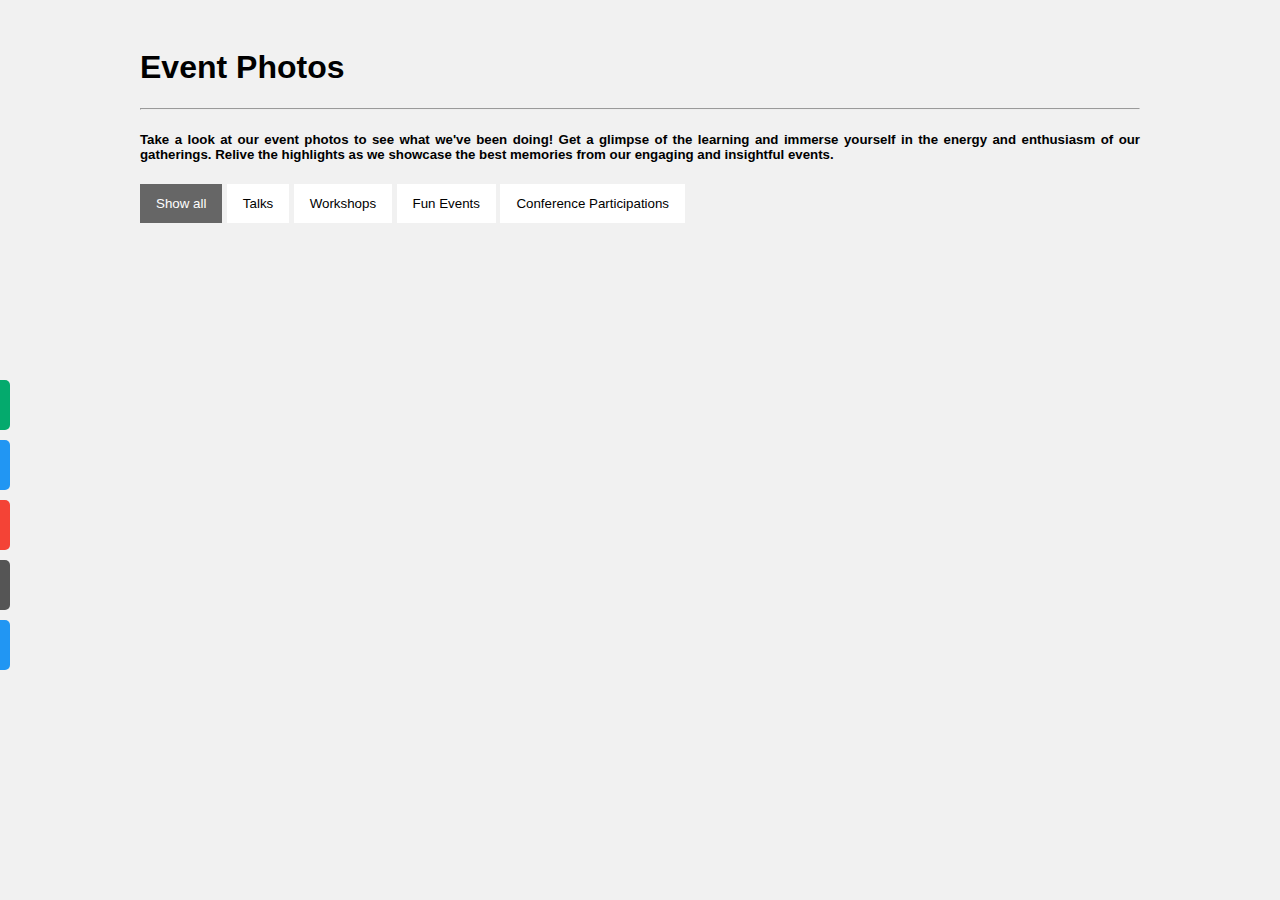
<file: pages/other.html>
<!DOCTYPE html>
<html>
<head>
<meta name="viewport" content="width=device-width, initial-scale=1">
<style>
* {
  box-sizing: border-box;
}
body {
  background-color: #f1f1f1;
  padding: 20px;
  font-family: Arial;
}

/* Center website */
.main {
  max-width: 1000px;
  margin: auto;
}

#mySidenav a {
      margin-top: 40vh;
      position: absolute;
      left: -50px;
      transition: 0.3s;
      padding: 25px;
      width: 60px;
      text-decoration: none;
      font-size: 20px;
      color: white;
      border-radius: 0 5px 5px 0;
}

#mySidenav a:hover {
      left: 0;
    }
    
    #about {
      top: 20px;
      background-color: #04AA6D;
    }
    
    #blog {
      top: 80px;
      background-color: #2196F3;
    }
    
    #projects {
      top: 140px;
      background-color: #f44336;
    }
    
    #contact {
      top: 200px;
      background-color: #555;
    }
    #fb {
      top: 260px;
      background-color: #2196F3;
    }
    

h5 {
	text-align: justify;
  text-justify: inter-word;
}

.row {
  margin: 10px -16px;
}

/* Add padding BETWEEN each column */
.row,
.row > .column {
  padding: 8px;
}

/* Create three equal columns that floats next to each other */
.column {
  float: left;
  width: 33.33%;
  display: none; /* Hide all elements by default */
}

/* Clear floats after rows */ 
.row:after {
  content: "";
  display: table;
  clear: both;
}

/* Content */
.content {
  background-color: white;
  padding: 10px;
}

/* The "show" class is added to the filtered elements */
.show {
  display: block;
}

/* Style the buttons */
.btn {
  border: none;
  outline: none;
  padding: 12px 16px;
  background-color: white;
  cursor: pointer;
}

.btn:hover {
  background-color: #ddd;
}

.btn.active {
  background-color: #666;
  color: white;
}
</style>
</head>
<body>
<div id="mySidenav" class="sidenav">
  <a href="#" id="about"></a>
  <a href="#" id="blog"></a>
  <a href="#" id="projects"></a>
  <a href="#" id="contact"></a>
  <a href="#" id="fb"></a>
</div>
<!-- MAIN (Center website) -->
<div class="main">

<h1>Event Photos</h1>
<hr>

<h5> Take a look at our event photos to see what we've been doing! Get a glimpse of the learning and immerse yourself in the energy and enthusiasm of our gatherings. Relive the highlights as we showcase the best memories from our engaging and insightful events.

</h5>

<div id="myBtnContainer">
  <button class="btn active" onclick="filterSelection('all')"> Show all</button>
  <button class="btn" onclick="filterSelection('Tk')"> Talks</button>
  <button class="btn" onclick="filterSelection('wksp')"> Workshops</button>
  <button class="btn" onclick="filterSelection('event')"> Fun Events</button>
  <button class="btn" onclick="filterSelection('Conf_part')"> Conference Participations</button>
</div>

<!-- Portfolio Gallery Grid -->

<!-- END GRID -->
</div>

<!-- END MAIN -->
</div>

<script>
filterSelection("all")
function filterSelection(c) {
  var x, i;
  x = document.getElementsByClassName("column");
  if (c == "all") c = "";
  for (i = 0; i < x.length; i++) {
    w3RemoveClass(x[i], "show");
    if (x[i].className.indexOf(c) > -1) w3AddClass(x[i], "show");
  }
}

function w3AddClass(element, name) {
  var i, arr1, arr2;
  arr1 = element.className.split(" ");
  arr2 = name.split(" ");
  for (i = 0; i < arr2.length; i++) {
    if (arr1.indexOf(arr2[i]) == -1) {element.className += " " + arr2[i];}
  }
}

function w3RemoveClass(element, name) {
  var i, arr1, arr2;
  arr1 = element.className.split(" ");
  arr2 = name.split(" ");
  for (i = 0; i < arr2.length; i++) {
    while (arr1.indexOf(arr2[i]) > -1) {
      arr1.splice(arr1.indexOf(arr2[i]), 1);     
    }
  }
  element.className = arr1.join(" ");
}


// Add active class to the current button (highlight it)
var btnContainer = document.getElementById("myBtnContainer");
var btns = btnContainer.getElementsByClassName("btn");
for (var i = 0; i < btns.length; i++) {
  btns[i].addEventListener("click", function(){
    var current = document.getElementsByClassName("active");
    current[0].className = current[0].className.replace(" active", "");
    this.className += " active";
  });
}
</script>

</body>
</html>
</file>
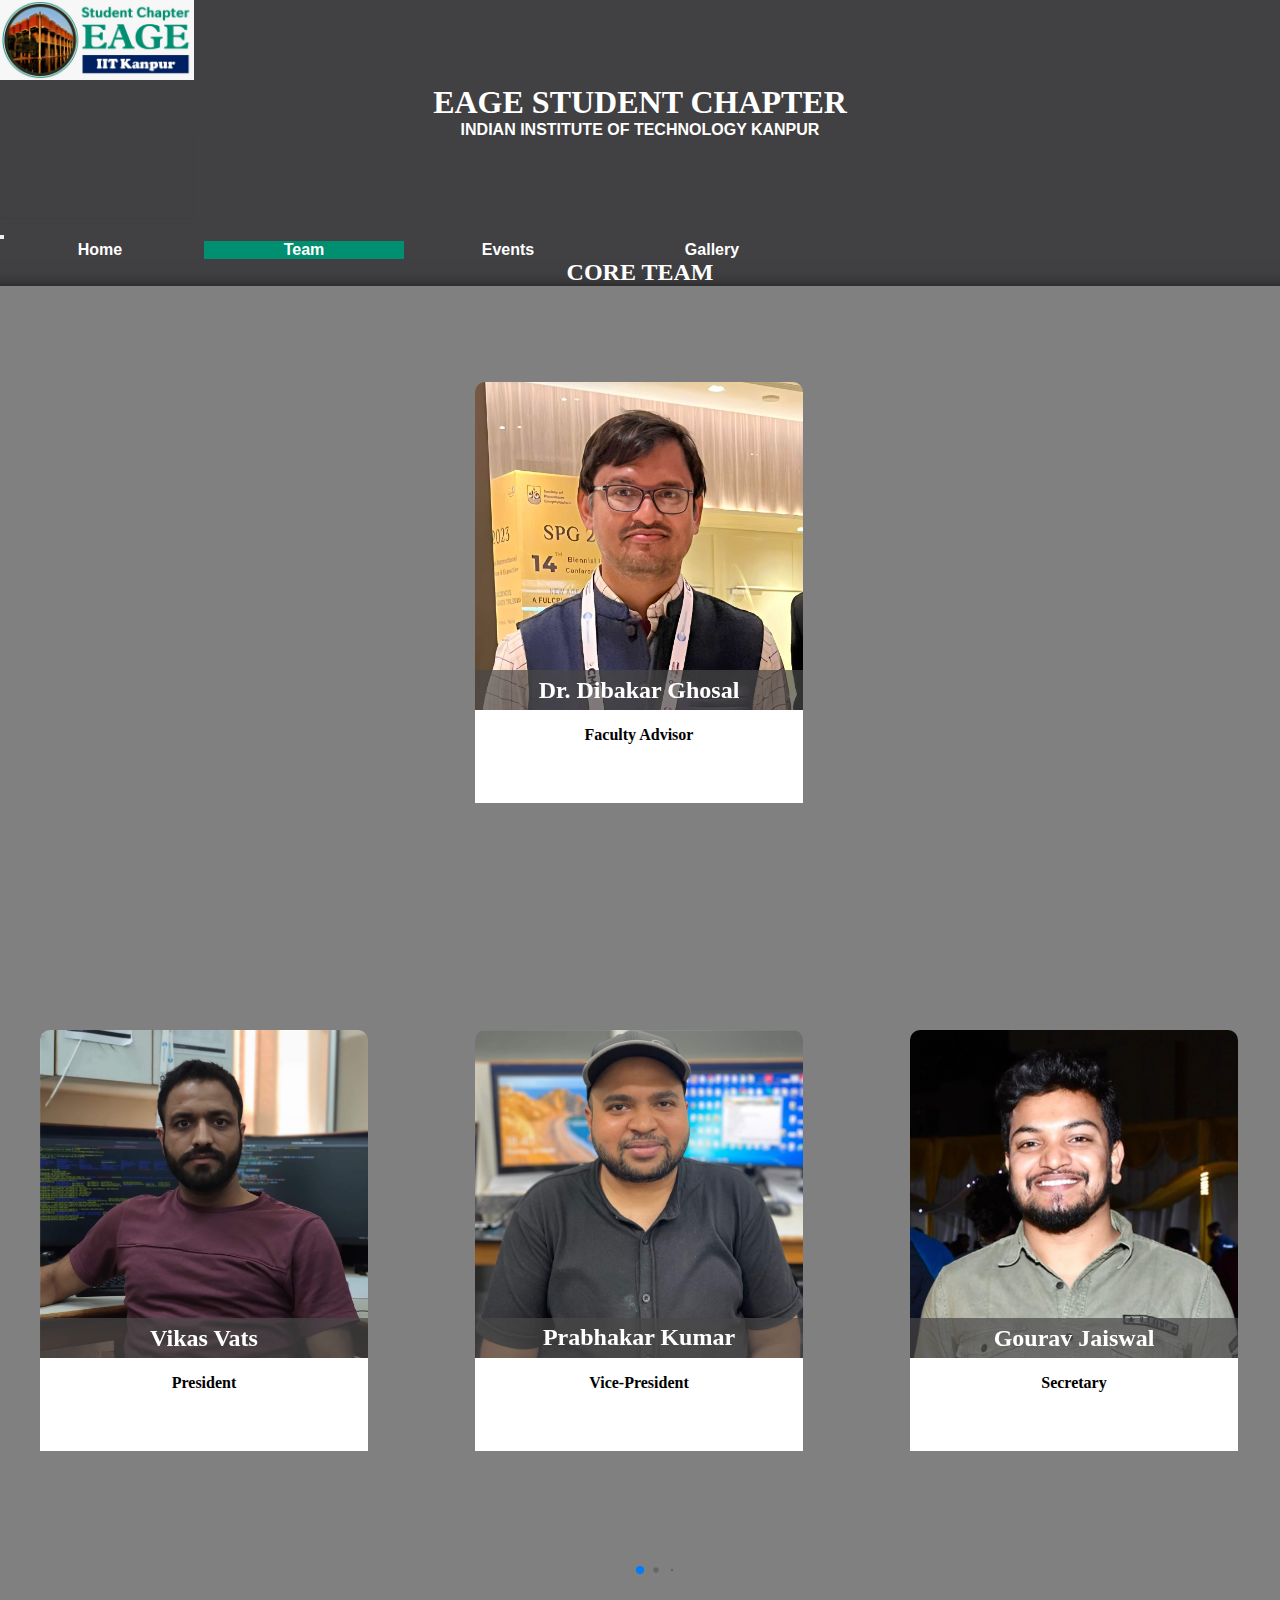
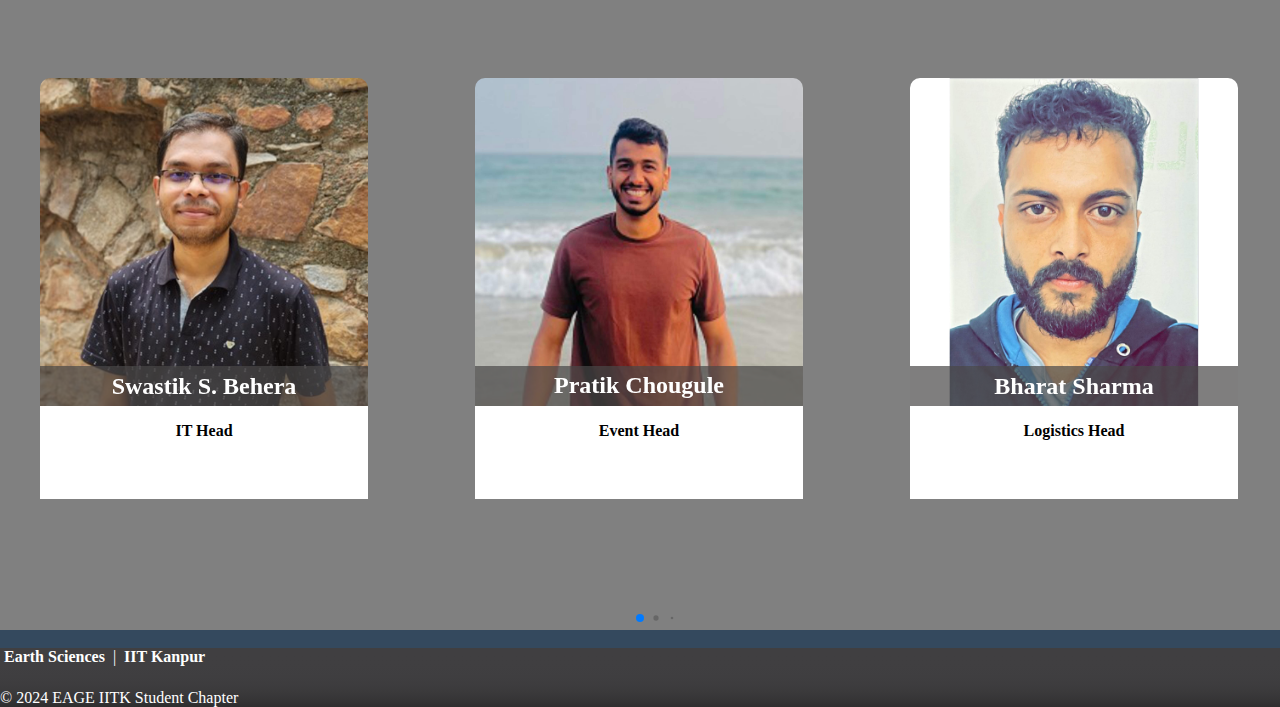
<file: pages/team.html>
<!DOCTYPE html>
<html>
<head>
    <title>IITK EAGE Student Chapter</title>
    <meta charset="UTF-8">
    <meta name="viewport" content="width=device-width, initial-scale=1.0">
    <link href='https://unpkg.com/boxicons@2.1.4/css/boxicons.min.css' rel='stylesheet'>
    <link rel="stylesheet" href="https://cdn.jsdelivr.net/npm/swiper@11/swiper-bundle.min.css" />
    <link rel="stylesheet" href="../assets/stylee.css">
    <link rel="icon" type="image/x-icon" href="../assets/favicon.jpg">
    <link href="https://cdn.jsdelivr.net/npm/bootstrap@5.0.2/dist/css/bootstrap.min.css" rel="stylesheet" integrity="sha384-EVSTQN3/azprG1Anm3QDgpJLIm9Nao0Yz1ztcQTwFspd3yD65VohhpuuCOmLASjC" crossorigin="anonymous">
    <link rel="stylesheet" type="text/css" href="../assets/colors.css">
    <link href="https://fonts.cdnfonts.com/css/plantin-mt-pro?styles=66100" rel="stylesheet">
    <link rel="stylesheet" href="https://cdnjs.cloudflare.com/ajax/libs/font-awesome/6.5.1/css/all.min.css" integrity="sha512-DTOQO9RWCH3ppGqcWaEA1BIZOC6xxalwEsw9c2QQeAIftl+Vegovlnee1c9QX4TctnWMn13TZye+giMm8e2LwA==" crossorigin="anonymous" referrerpolicy="no-referrer" />
    <link href="https://db.onlinewebfonts.com/c/fc609eb62c0de5abdda2d091abaed228?family=Plantin+Infant+MT+Std+Bold" rel="stylesheet">
    <link rel="stylesheet" href="https://cdnjs.cloudflare.com/ajax/libs/font-awesome/6.5.1/css/all.min.css" integrity="sha512-DTOQO9RWCH3ppGqcWaEA1BIZOC6xxalwEsw9c2QQeAIftl+Vegovlnee1c9QX4TctnWMn13TZye+giMm8e2LwA==" crossorigin="anonymous" referrerpolicy="no-referrer" />
</head>
<style>
    body, html {
        max-width: 2000px;
        margin: auto;
    }
</style>
<body>
    <script src="https://static.elfsight.com/platform/platform.js" data-use-service-core defer></script>
    <script src="https://cdn.jsdelivr.net/npm/bootstrap@5.0.2/dist/js/bootstrap.bundle.min.js" integrity="sha384-MrcW6ZMFYlzcLA8Nl+NtUVF0sA7MsXsP1UyJoMp4YLEuNSfAP+JcXn/tWtIaxVXM" crossorigin="anonymous"></script>
    <script src="https://cdn.jsdelivr.net/npm/swiper@11/swiper-bundle.min.js"></script>
</body>
</html>

<!--header-->
<!--Check the alignment of the image again (non-responsive)-->
<div class="row justify-content-center header-theme-top" style="margin: auto;">
    <div class="row justify-content-center">
        <div class="col-2 mx-1 justify-content-center d-none d-lg-block py-2 align-items-center">
            <img src="../assets/logo.jpeg" alt="eagesc logo" style="height: 80px; width:auto;">
        </div>
        <div class="col justify-content-center py-2">
            <div class="row justify-content-center">
                <h1 style="text-align: center; font-family: Plantin Infant MT Std Bold;">
                    <b>EAGE STUDENT CHAPTER</b>
                </h1>
            </div>
            <div class="row justify-content-center">
                <h4 style="text-align: center; font-family:Impact, Haettenschweiler, 'Arial Narrow Bold', sans-serif">
                    INDIAN INSTITUTE OF TECHNOLOGY KANPUR
                </h4>
            </div>
        </div>
        <div class="col-2 mx-1 justify-content-center d-none d-lg-block py-2 align-items-center">
            <img src="../assets/invisible_logo.png" alt="" style="height: 80px; width:auto;">
        </div>
    </div>
</div>

<!--navbar-->
<nav class="navbar navbar-light sticky-top navbar-expand-md header-theme-top">
    <a href="../index.html" class="navbar-brand mx-3 h1 d-md-none">
        <i class="fa-solid fa-house-chimney" style="color: white;"></i>
    </a>
    <button type="button" data-bs-toggle="collapse" data-bs-target="#navbarNav" class="mx-3 navbar-toggler" aria-controls="navbarNav" aria-expanded="false" aria-label="Toggle navigation">
        <i class="fa-solid fa-bars" style="color: white;"></i>
    </button>
    <div class="collapse navbar-collapse" id="navbarNav">
        <ul class="navbar-nav mx-auto">
            <li class="nav-item px-5 d-sm-block li_navbar">
                <a href="../index.html" class="nav-link a_navbar" style="color: white;">
                    <b>Home</b>
                </a>
            </li>
            <li class="nav-item px-5 d-sm-block li_navbar active_navbar">
                <a href="../pages/team.html" class="nav-link a_navbar active" style="color: white;">
                    <b>Team</b>
                </a>
            </li>
            <li class="nav-item px-5 d-sm-block li_navbar">
                <a href="../pages/events.html" class="nav-link a_navbar" style="color: white;">
                    <b>Events</b>
                </a>
            </li>
            <li class="nav-item px-5 d-sm-block li_navbar">
                <a href="../pages/gallery.html" class="nav-link a_navbar" style="color: white;">
                    <b>Gallery</b>
                </a>
            </li>
        </ul>
    </div>
</nav>

<!--header-->
<div class="row justify-content-center header-theme-bottom" style="margin: auto;">
    <div class="col justify-content-center py-2">
        <h2 style="text-align: center; font-family: Plantin Infant MT Std Bold;">
            <b>CORE TEAM</b>
        </h2>
    </div>
</div>

<!--cards containing the team photos-->
<div class="col-12 justify-content-center team-color">
    <div class="container swiper mySwiper team-color" style="background-color: gray;">
        <div class="card_content swiper-wrapper">
            <div class="cards swiper-slide">
                <img src="../assets/dibakar-ghosal.jpg" alt="">
                <div class="title">
                    <h2 style="color:white"><b>Dr. Dibakar Ghosal</b></h2>
                </div>
                <div class="content">
                    <p><b>Faculty Advisor</b></p>
                    <div class="social_icons">
                        <a href="https://www.linkedin.com/in/dibakar-ghosal-72a36a116/" target="_blank"><i class="fa-brands fa-linkedin"></i></a>
                        <a href="mailto: dghosal@iitk.ac.in" target="_blank"><i class="fa-solid fa-envelope"></i></a>&nbsp;
                    </div>
                </div>
            </div>
        </div>
        <div class="swiper-pagination"></div>
    </div>
    <div class="container swiper mySwiper team-color" style="background-color: gray;">
        <div class="card_content swiper-wrapper">
            <div class="cards swiper-slide">
                <img src="../assets/prabhakar.jpg" alt="">
                <div class="title">
                    <h2 style="color:white"><b>Prabhakar Kumar</b></h2>
                </div>
                <div class="content">
                    <p><b>Vice-President</b></p>
                    <div class="social_icons">
                        <a href="https://www.linkedin.com/in/prabhakar-kumar-39808015a/" target="_blank"><i class="fa-brands fa-linkedin"></i></a>
                        <a href="mailto: prabhakark22@iitk.ac.in" target="_blank"><i class="fa-solid fa-envelope"></i></a>&nbsp;
                    </div>
                </div>
            </div>
            <div class="cards swiper-slide">
                <img src="../assets/gourav.png" alt="">
                <div class="title">
                    <h2 style="color:white"><b>Gourav Jaiswal</b></h2>
                </div>
                <div class="content">
                    <p><b>Secretary</b></p>
                    <div class="social_icons">
                        <a href="https://www.linkedin.com/in/jgourav2131/" target="_blank"><i class="fa-brands fa-linkedin"></i></a>
                        <a href="mailto: gouravj22@iitk.ac.in" target="_blank"><i class="fa-solid fa-envelope"></i></a>&nbsp;
                    </div>
                </div>
            </div>
            <div class="cards swiper-slide">
                <img src="../assets/aashish.JPG" alt="">
                <div class="title">
                    <h2 style="color:white"><b>Aashish</b></h2>
                </div>
                <div class="content">
                    <p><b>Treasurer</b></p>
                    <div class="social_icons">
                        <a href="https://www.linkedin.com/in/ashish7yadav?utm_source=share&utm_campaign=share_via&utm_content=profile&utm_medium=android_app" target="_blank"><i class="fa-brands fa-linkedin"></i></a>
                        <a href="mailto: aashish20@iitk.ac.in" target="_blank"><i class="fa-solid fa-envelope"></i></a>&nbsp;
                    </div>
                </div>
            </div>
            <div class="cards swiper-slide">
                <img src="../assets/vikas.jpg" alt="">
                <div class="title">
                    <h2 style="color:white"><b>Vikas Vats</b></h2>
                </div>
                <div class="content">
                    <p><b>President</b></p>
                    <div class="social_icons">
                        <a href="https://www.linkedin.com/in/vikas-vats-geo/" target="_blank"><i class="fa-brands fa-linkedin"></i></a>
                        <a href="mailto: vvats@iitk.ac.in" target="_blank"><i class="fa-solid fa-envelope"></i></a>&nbsp;
                    </div>
                </div>
            </div>
        </div>
        <div class="swiper-pagination"></div>
    </div>

    <div class="container swiper mySwiper team-color" style="background-color: gray;">
        <div class="card_content swiper-wrapper">
            <div class="cards swiper-slide">
                <img src="../assets/pratik.jpg" alt="">
                <div class="title">
                    <h2 style="color:white"><b>Pratik Chougule</b></h2>
                </div>
                <div class="content">
                    <p><b>Event Head</b></p>
                    <div class="social_icons">
                        <a href="https://www.linkedin.com/in/pratikpc/" target="_blank"><i class="fa-brands fa-linkedin"></i></a>
                        <a href="mailto: pratikpc22@iitk.ac.in" target="_blank"><i class="fa-solid fa-envelope"></i></a>&nbsp;
                    </div>
                </div>
            </div>
            <div class="cards swiper-slide">
                <img src="../assets/bharat.jpg" alt="">
                <div class="title">
                    <h2 style="color:white"><b>Bharat Sharma</b></h2>
                </div>
                <div class="content">
                    <p><b>Logistics Head</b></p>
                    <div class="social_icons">
                        <a href="https://www.linkedin.com/in/bharat-sharma-ab5b55202/?utm_source=share&utm_campaign=share_via&utm_content=profile&utm_medium=ios_app" target="_blank"><i class="fa-brands fa-linkedin"></i></a>
                        <a href="mailto: sbharat23@iitk.ac.in" target="_blank"><i class="fa-solid fa-envelope"></i></a>&nbsp;
                    </div>
                </div>
            </div>
            <div class="cards swiper-slide">
                <img src="../assets/nitish_dp.jpg" alt="">
                <div class="title">
                    <h2 style="color:white"><b>Nitish Namdeo</b></h2>
                </div>
                <div class="content">
                    <p><b>Media and Publicity Head</b></p>
                    <div class="social_icons">
                        <a href="https://www.linkedin.com/in/nitish-namdeo-500a73270/" target="_blank"><i class="fa-brands fa-linkedin"></i></a>
                        <a href="mailto: nitishn23@iitk.ac.in" target="_blank"><i class="fa-solid fa-envelope"></i></a>&nbsp;
                    </div>
                </div>
            </div>
            <div class="cards swiper-slide">
                <img src="../assets/sukanya.jpg" alt="">
                <div class="title">
                    <h2 style="color:white"><b>Sukanya Mandal</b></h2>
                </div>
                <div class="content">
                    <p><b>Student Coordinator</b></p>
                    <div class="social_icons">
                        <a href="https://www.linkedin.com/in/sukanya-mandal-b8371922b/" target="_blank"><i class="fa-brands fa-linkedin"></i></a>
                        <a href="mailto: sukanyam23@iitk.ac.in" target="_blank"><i class="fa-solid fa-envelope"></i></a>&nbsp;
                    </div>
                </div>
            </div>
            <div class="cards swiper-slide">
                <img src="../assets/arya.png" alt="">
                <div class="title">
                    <h2 style="color:white"><b>Arya Sorate</b></h2>
                </div>
                <div class="content">
                    <p><b>Industry Outreach Head</b></p>
                    <div class="social_icons">
                        <a href="https://www.linkedin.com/in/arya-sorate-a41b36280/" target="_blank"><i class="fa-brands fa-linkedin"></i></a>
                        <a href="mailto: aryass22@iitk.ac.in" target="_blank"><i class="fa-solid fa-envelope"></i></a>&nbsp;
                    </div>
                </div>
            </div>
            <div class="cards swiper-slide">
                <img src="../assets/srivallabh.jpg" alt="">
                <div class="title">
                    <h2 style="color:white"><b>Shrivallabh Pol</b></h2>
                </div>
                <div class="content">
                    <p><b>PR Manager</b></p>
                    <div class="social_icons">
                        <a href="https://www.linkedin.com/in/shrivallabh-pol-49044b274/" target="_blank"><i class="fa-brands fa-linkedin"></i></a>
                        <a href="mailto: sniranjan21@iitk.ac.in" target="_blank"><i class="fa-solid fa-envelope"></i></a>&nbsp;
                    </div>
                </div>
            </div>
            <div class="cards swiper-slide">
                <img src="../assets/shruti.png" alt="">
                <div class="title">
                    <h2 style="color:white"><b>Shruti Sinha</b></h2>
                </div>
                <div class="content">
                    <p><b>Sponsorship Head</b></p>
                    <div class="social_icons">
                        <a href="https://www.linkedin.com/in/shruti-sinha-a78118244/" target="_blank"><i class="fa-brands fa-linkedin"></i></a>
                        <a href="mailto: shrutis21@iitk.ac.in" target="_blank"><i class="fa-solid fa-envelope"></i></a>&nbsp;
                    </div>
                </div>
            </div>
            <div class="cards swiper-slide">
                <img src="../assets/subhangi.png" alt="">
                <div class="title">
                    <h2 style="color:white"><b>Shubhangi Jarwal</b></h2>
                </div>
                <div class="content">
                    <p><b>Creative Head</b></p>
                    <div class="social_icons">
                        <a href="https://www.linkedin.com/in/shubhangi-jarwal-835081256/" target="_blank"><i class="fa-brands fa-linkedin"></i></a>
                        <a href="mailto: shubhangij22@iitk.ac.in" target="_blank"><i class="fa-solid fa-envelope"></i></a>&nbsp;
                    </div>
                </div>
            </div>
            <div class="cards swiper-slide">
                <img src="../assets/rajvardhan.png" alt="">
                <div class="title">
                    <h2 style="color:white"><b>Rajvardhan</b></h2>
                </div>
                <div class="content">
                    <p><b>CSR Head</b></p>
                    <div class="social_icons">
                        <a href="https://www.linkedin.com/in/rajvardhan-singhee-58a83b255/" target="_blank"><i class="fa-brands fa-linkedin"></i></a>
                        <a href="mailto: srmanish22@iitk.ac.in" target="_blank"><i class="fa-solid fa-envelope"></i></a>&nbsp;
                    </div>
                </div>
            </div>
            <div class="cards swiper-slide">
                <img src="../assets/swastik.png" alt="">
                <div class="title">
                    <h2 style="color:white"><b>Swastik S. Behera</b></h2>
                </div>
                <div class="content">
                    <p><b>IT Head</b></p>
                    <div class="social_icons">
                        <a href="https://www.linkedin.com/in/swastik1999/" target="_blank"><i class="fa-brands fa-linkedin"></i></a>
                        <a href="mailto: bswastik23@iitk.ac.in" target="_blank"><i class="fa-solid fa-envelope"></i></a>&nbsp;
                    </div>
                </div>
            </div>
        </div>
        <div class="swiper-pagination"></div>
    </div>
</div>

<!-- Initialize Swiper -->
<script>
    var swiper = new Swiper(".mySwiper", {
    slidesPerView: 3,
    spaceBetween: 25,
    slidesPerGroup:1,
    loop: true,
    fade: true,
    centeredSlides: true,
    grabCursor: true,
    loopFillGroupWithBlank:true,
    pagination: {
        el: ".swiper-pagination",
        clickable: true,
        dynamicBullets: true,
    },
    navigation: {
        nextEl: "swiper-button-next",
        prevEl: "swiper-button-prev",
    },
    breakpoints:{
        0: {
            slidesPerView:1,
        },
        768: {
            slidesPerView:2,
        },
        968: {
            slidesPerView:3,
        },
    },
});
</script>

<div id="mySidenav" class="sidenav">
    <a href="mailto: eageiitk@gmail.com" id="about" target="_blank"><i class="fa-solid fa-envelope icon-1" style="color: white;  vertical-align: text-bottom;"></i></a>&nbsp;
    <a href="https://www.linkedin.com/company/eage-student-chapter-iit-kanpur/" target="_blank" id="blog"><i class="fa-brands fa-linkedin icon-1" style="color: white; vertical-align: text-bottom;"></i></a>&nbsp;
    <a href="https://www.instagram.com/eage_sc_iitk/" target="_blank" id="projects"><i class="fa-brands fa-instagram icon-1" style="color: white; vertical-align: text-bottom;"></i></a>&nbsp;
    <a href="https://www.facebook.com/profile.php?id=61557370555997" target="_blank" id="face"><i class="fa-brands fa-facebook icon-1" style="color: white; "></i></a>&nbsp;
    <a href="https://twitter.com/EageIitk84195" target="_blank"id="contact"><i class="fa-brands fa-twitter icon-1" style="color: white; vertical-align: text-bottom;"></i></a>&nbsp;
</div>

<!--footer-->
<div class="row py-2 header-theme-bottom justify-content-center" style="margin: auto;">
    <div class="col justify-content-center">
        <p class="text-center" style="font-family: 'Times New Roman', Times, serif;">
            &nbsp;<a href="https://www.iitk.ac.in/es/" target="_blank" style="color: white; text-decoration:solid;"><b>Earth Sciences</a></b>&nbsp;
            &#124;&nbsp;&nbsp;<a href="https://www.iitk.ac.in/" target="_blank" style="color: white; text-decoration: none;"><b>IIT Kanpur</a></b>&nbsp;
        </p>
    </div>
    <span class="text-center">
        <h6 style="text-align: center; font-family: Arial, Helvetica, sans-serif;">
            <a href="mailto:eageiitk@gmail.com" target="_blank"><i class="fa-solid fa-envelope icon-1" style="color: white;  vertical-align: text-bottom;"></i></a>&nbsp;
            <a href="https://www.linkedin.com/company/eage-student-chapter-iit-kanpur/" target="_blank"><i class="fa-brands fa-linkedin icon-1" style="color: white; vertical-align: text-bottom;"></i></a>&nbsp;
            <a href="https://www.instagram.com/eage_sc_iitk/" target="_blank"><i class="fa-brands fa-instagram icon-1" style="color: white; vertical-align: text-bottom;"></i></a>&nbsp;
            <a href="https://www.facebook.com/profile.php?id=61557370555997" target="_blank"><i class="fa-brands fa-facebook icon-1" style="color: white; vertical-align: text-bottom;"></i></a>&nbsp;
            <a href="https://twitter.com/EageIitk84195" target="_blank"><i class="fa-brands fa-twitter icon-1" style="color: white; vertical-align: text-bottom;"></i></a>&nbsp;
        </h6>
    </span>
    <p class="text-center my-1" style="font-family: 'Times New Roman', Times, serif;">
        &copy; 2024 <a href="" target="_blank" style="color: white; text-decoration: none">EAGE IITK Student Chapter</a>&nbsp;
    </p>
</div>
</file>
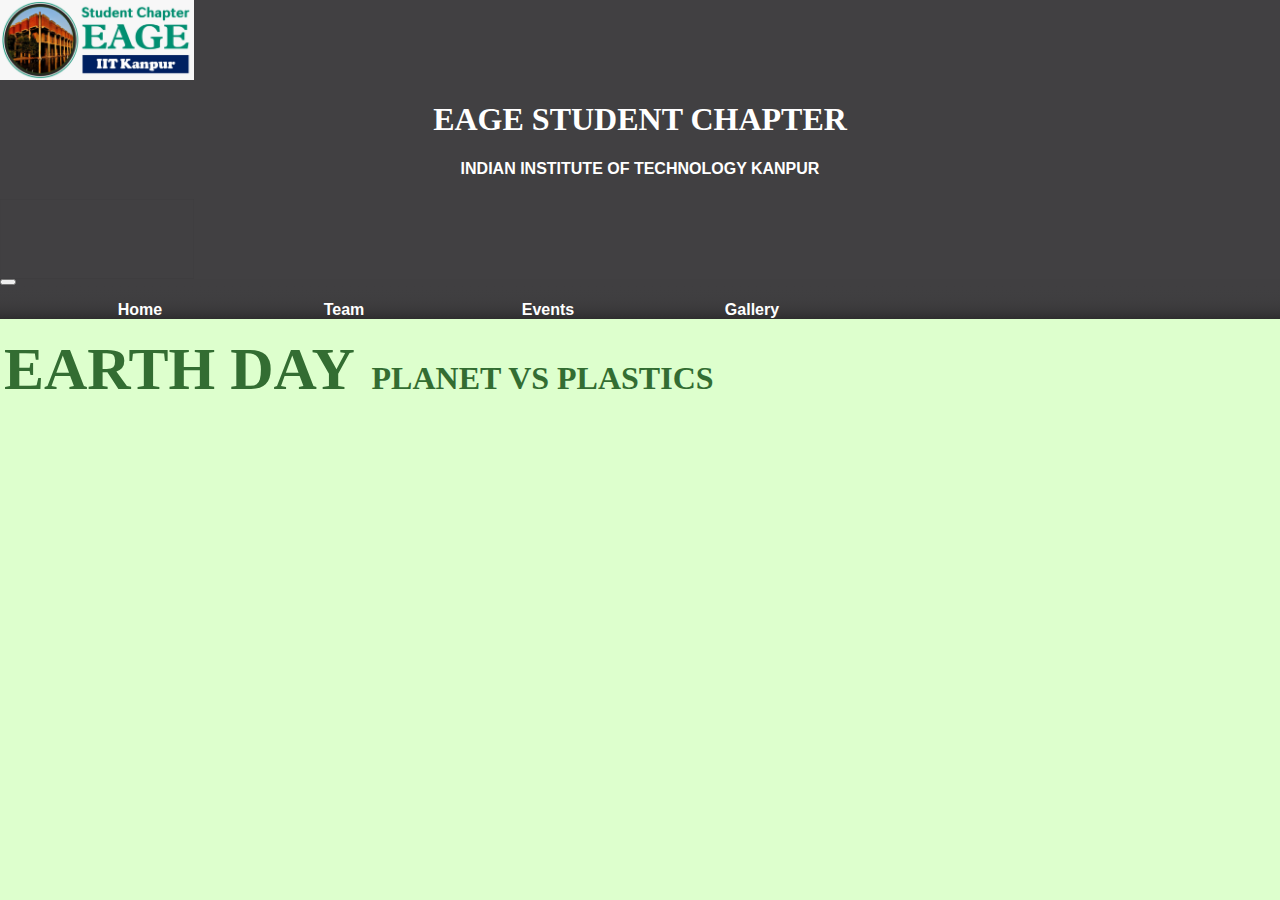
<file: pages/subpages/Earth-day-24.html>
<html lang="en">
<head>
    <title>IITK EAGE Student Chapter</title>
    <meta charset="UTF-8">
    <meta name="viewport" content="width=device-width, initial-scale=1.0">
    <link rel="icon" type="image/x-icon" href="../../assets/favicon.jpg">
    <link href="https://cdn.jsdelivr.net/npm/bootstrap@5.0.2/dist/css/bootstrap.min.css" rel="stylesheet" integrity="sha384-EVSTQN3/azprG1Anm3QDgpJLIm9Nao0Yz1ztcQTwFspd3yD65VohhpuuCOmLASjC" crossorigin="anonymous">
    <link rel="stylesheet" type="text/css" href="../../assets/colors.css">
    <link href="https://fonts.cdnfonts.com/css/plantin-mt-pro?styles=66100" rel="stylesheet">
    <link href="https://db.onlinewebfonts.com/c/fc609eb62c0de5abdda2d091abaed228?family=Plantin+Infant+MT+Std+Bold" rel="stylesheet">
    <link rel="stylesheet" href="https://cdnjs.cloudflare.com/ajax/libs/font-awesome/6.5.1/css/all.min.css" integrity="sha512-DTOQO9RWCH3ppGqcWaEA1BIZOC6xxalwEsw9c2QQeAIftl+Vegovlnee1c9QX4TctnWMn13TZye+giMm8e2LwA==" crossorigin="anonymous" referrerpolicy="no-referrer" />
</head>
<style>
    body, html {
        max-width: 2000px;
        margin: auto;
        background-color: #ddffcd;
    }
</style>
<body>
    <script src="https://cdn.jsdelivr.net/npm/bootstrap@5.0.2/dist/js/bootstrap.bundle.min.js" integrity="sha384-MrcW6ZMFYlzcLA8Nl+NtUVF0sA7MsXsP1UyJoMp4YLEuNSfAP+JcXn/tWtIaxVXM" crossorigin="anonymous"></script>
    <script src="https://static.elfsight.com/platform/platform.js" data-use-service-core defer></script>
</body>
</html>

<!--header-->
<!--Check the alignment of the image again (non-responsive)-->
<div class="row justify-content-center header-theme-top" style="margin: auto;">
    <div class="row justify-content-center">
        <div class="col-2 mx-1 justify-content-center d-none d-lg-block py-2 align-items-center">
            <img src="../../assets/logo.jpeg" alt="eagesc logo" style="height: 80px; width:auto;">
        </div>
        <div class="col justify-content-center py-2">
            <div class="row justify-content-center">
                <h1 style="text-align: center; font-family: Plantin Infant MT Std Bold;">
                    <b>EAGE STUDENT CHAPTER</b>
                </h1>
            </div>
            <div class="row justify-content-center">
                <h4 style="text-align: center; font-family:Impact, Haettenschweiler, 'Arial Narrow Bold', sans-serif">
                    INDIAN INSTITUTE OF TECHNOLOGY KANPUR
                </h4>
            </div>
        </div>
        <div class="col-2 mx-1 justify-content-center d-none d-lg-block py-2 align-items-center">
            <img src="../../assets/invisible_logo.png" alt="" style="height: 80px; width:auto;">
        </div>
    </div>
</div>

<!--navbar-->
<nav class="navbar navbar-light sticky-top navbar-expand-md header-theme-bottom">
    <a href="../../index.html" class="navbar-brand mx-3 h1 d-md-none">
        <i class="fa-solid fa-house-chimney" style="color: white;"></i>
    </a>
    <button type="button" data-bs-toggle="collapse" data-bs-target="#navbarNav" class="mx-3 navbar-toggler" aria-controls="navbarNav" aria-expanded="false" aria-label="Toggle navigation">
        <i class="fa-solid fa-bars" style="color: white;"></i>
    </button>
    <div class="collapse navbar-collapse" id="navbarNav">
        <ul class="navbar-nav mx-auto">
            <li class="nav-item px-5 d-sm-block li_navbar">
                <a href="../../index.html" class="nav-link a_navbar active" style="color: white;">
                    <b>Home</b>
                </a>
            </li>
            <li class="nav-item px-5 d-sm-block li_navbar">
                <a href="../../pages/team.html" class="nav-link a_navbar " style="color: white;">
                    <b>Team</b>
                </a>
            </li>
            <li class="nav-item px-5 d-sm-block li_navbar">
                <a href="../../pages/events.html" class="nav-link active a_navbar" style="color: white">
                    <b>Events</b>
                </a>
            </li>
            <li class="nav-item px-5 d-sm-block li_navbar">
                <a href="../../pages/gallery.html" class="nav-link active a_navbar" style="color: white;">
                    <b>Gallery</b>
                </a>
            </li>
        </ul>
    </div>
</nav>

<!--main content-->
<div class="row justify-content-center">
    <span style="text-align: center; font-family: 'Times New Roman', Times, serif; font-size: 60px; font-weight: bold; color: #336d32; margin: 0px 4px;">
        EARTH DAY
    </span>
    <span style="text-align: center; font-family: 'Times New Roman', Times, serif; font-size: 32px; font-weight: bold; color: #336d32;">
        PLANET VS PLASTICS
    </span>
</div>
</file>
<file: assets/colors.css>
.header-theme-bottom{
    color: white;
    background: linear-gradient(180deg, rgb(25.098% 24.706% 25.490%) 0%, rgb(25.098% 24.706% 25.490%) 6.25%, rgb(25.096% 24.704% 25.488%) 12.5%, rgb(25.089% 24.697% 25.482%) 18.75%, rgb(25.071% 24.678% 25.462%) 25%, rgb(25.031% 24.639% 25.419%) 31.25%, rgb(24.958% 24.566% 25.343%) 37.5%, rgb(24.839% 24.447% 25.217%) 43.75%, rgb(24.657% 24.265% 25.025%) 50%, rgb(24.391% 23.999% 24.745%) 56.25%, rgb(24.067% 23.629% 24.354%) 62.5%, rgb(23.521% 23.129% 23.826%) 68.75%, rgb(22.865% 22.472% 23.123%) 75%, rgb(22.022% 21.630% 22.244%) 81.25%, rgb(20.960% 20.568% 21.123%) 87.5%, rgb(19.645% 19.253% 19.735%) 93.75%, rgb(18.039% 17.647% 18.039%) 100% );
}

.header-theme-top{
    color: white;
    background-color: #414042;
}

.navbar-theme{
        color: #414042;
        border: 25px solid;
        border-color: #767676;
}

.car-item{
}

.us-box{
        color: black;
        /*border-radius: 25px 25px 25px 25px;
        border-color: black;*/
        background-color: #e7f8f3;
        /*border-style: solid;
        border-width: medium;*/
        padding-left: 10px;
}

.contact-box{
    color: black;
    background-color: #f8f9fa;
    border-radius: 0px;
}

.icon-1{
    vertical-align: text-bottom;
    font-size: 20px;
}

.announcement-header{
    color: white;
    background-color: #008f70;
    border-radius: 0px 0px 0px 0px;
}

.announcement-btn{
        background-color: #f8f9fa;
        border: #008f70;
        border-width: 2px;
        border-style: solid;
        padding: 15px 32px;
        font-size: 16px;
        text-align: left;
        color: black;
}

.announcement-btn:hover {
        background-color: #008f70;
        border: #008f70;
        border-width: 2px;
        border-style: solid;
        padding: 15px 32px;
        font-size: 16px;
        text-align: left;
        color: white;
        transition-duration: 0.4s;
        transition-timing-function: linear;
}

.team-box{
    background-color: #f8f9fa;
    border: #767676;
    border-style: solid;
    border-width: 1px;
    box-shadow: 10px 10px 5px lightgrey;
}

.team-page{
    
}

.team-name{
    font-family: Plantin Infant MT Std Bold;
    font-size: 20px;
    color: black;
}

.team-des{
    font-family: Arial, Helvetica, sans-serif;
    font-weight: bold;
    font-size: 18px;
    color: #008f70;
}

.team-mail{
    text-decoration: none;
    font-family: Arial, Helvetica, sans-serif;
    font-size: 15px;
    color: #84ebd4;
}

.marq{
    
}

.team-color{
    background-color: #71dbbc;
}

.ul_navbar{
    
  }

.li_navbar{
    display: inline-block;
    width: 200px;
}

.a_navbar{
    display: block;
    color: white;
    text-decoration: none;
    font-family: Arial, Helvetica, sans-serif; 
    font-size: 16px;
    text-align: center;
}

.active_navbar{
    background-color: #008f70;
}


.fixed-announcement{
    font-weight: bold;
    font-size: medium;
}

.navbar-disabled{
    color: #767676;
}

@font-face {
    font-family: Ayam-Geprek;
    src: url(AyamGeprekDemoRegular.ttf);
  }
</file>
<file: assets/style.css>
body{
    background: #fcfbf4;
}
.profile-area{
    padding: 80px 0;
}
.card{
    box-shadow: 0 0 30px rgba(0,0,0,0.5);
    overflow: hidden;
    border-radius: 15px;
    width: 350px;
    height: 350px;
}
.img1 img{
    height: 100%;
    border-top-right-radius: 15px;
    border-top-left-radius: 15px;
    width: 100%;
}
.img2 img{
    position: relative;
    display: block;
    margin-left: 34%;
    z-index: 1;
    width: 100px;
    height: 100px;
    border-radius: 50%;
    border: 7px solid #fff;
    margin-top: -50px;
}
.card:hover .img2 img{
    border-color: darkcyan;
    transition: .7s;
}
.main-text{
    padding:5px 0;
    text-align: center;
}
.main-text h2{
    text-transform: uppercase;
    font-weight: 900;
    font-size: 20px;
    margin: 0 0 20px;
}
.main-text p{
    font-size: 16px;
    text-align: center;
}
.socials{
    text-align: center;
    padding-bottom: 20px;
}
.socials i{
    font-size: 20px;
    color: darkcyan;
    padding: 0 10px;
}
</file>
<file: assets/stylee.css>
@import url('https://fonts.googleapis.com/css2?family=Poppins:ital,wght@0,100;0,200;0,300;0,400;0,500;0,600;0,700;0,800;0,900;1,100;1,200;1,300;1,400;1,500;1,600;1,700;1,800;1,900&display=swap');

*{
    padding: 0;
    margin: 0;
    box-sizing: border-box;
    /**font-family: "Poppins",sans-serif;**/
}

body{
    display: block;
    align-items: center;
    justify-content: center;
    min-height: 100vh;
    background: #34495e;
}

.container{
    max-height: 1440px;
    margin: 0 auto;
    background: #5d6d7e;
    padding-bottom: 8rem;
}

.container img{
    display: block;
    width: 80%;
    object-fit: cover;
    border-radius: 10px 10px 0 0;
}

.container .card_content{
    display: flex;
    padding: 6rem 2.5rem;
}

.cards{
    width: 100%;
    position: relative;
}

.cards:hover{
    transform: scale(1.05);
}

.cards .title{
    position: absolute;
    bottom: 0;
    left: 0;
    background: rgba(72, 71, 71, 0.7);
    width: 80%;
    text-align: center;
    padding: 0.4rem;
}

.content{
    background: #fff;
    text-align: center;
    position: absolute;
    padding: 1rem 0;
    font-weight: 600;
    width: 80%;
}

.social_icons{
    display: inline-block;
    justify-content: center;
    width: 100%;
    padding: 0.5rem 2rem;
    align-items: center;
    font-size: 1.5rem;
    justify-content: space-around;
}

.social_icons i{
    color: #34495e;
    cursor: pointer;
    
}


.navbar {
    position: sticky;
    top: 0;
    z-index: 100;
 }



 #mySidenav a {
    margin-top: 50vh;
    position: absolute;
    left: -40px;
    transition: 0.6s;
    padding: 25px;
    width: 60px;
    text-decoration: none;
    font-size: 20px;
    color: white;
    border-radius: 0 5px 5px 0;
  }

  #mySidenav a:hover {
    left: 0;
  }
  
  #about {
    top: 20px;
    background-color: #04AA6D;
  }
  
  #blog {
    top: 80px;
    background-color: #2196F3;
  }
  
  #projects {
    top: 140px;
    background-color: #f44336;
  }
  
  #contact {
    top: 200px;
    background-color: #555
  }

  #face {
    top: 260px;
    background-color: #2196F3
  }
</file>
<file: pages/sty.css>
*{
    margin: 0;
    padding: 0;
    box-sizing: border-box;
}

body {
    font-family: sans-serif;
    background: #1c1c1c;
    color: #fff;
}

section {
    min-height: 100vh;
    width: 80%;
    margin: 0 auto;
    display: flex;
    flex-direction: column;
    align-items: center;
}

.title {
    font-size: 2rem;
    margin: 2rem 0rem;
}

.faq {
    max-width: 700px;
    margin-top: 2rem;
    padding-bottom: 1rem;
    border-bottom: 2px solid #fff;
    cursor: pointer;
}
.question {
    display: flex;
    justify-content: space-between;
    align-items: center;
}
.question h2{
    font-size: 1.8rem;
}
.answer {
    max-height: 0;
    overflow: hidden;
    transition: max-height 1.4s ease;
}
.answer p{
    padding-top: 1rem;
    line-height: 1.6;
    font-size: 1.4rem;
}
.faq.active .answer {
    max-height: 300px;
}
</file>
<file: assets/events.css>
body{
    background: grey;
    }
    
    #mySidenav a {
      margin-top: 50vh;
      position: absolute;
      left: -40px;
      transition: 0.6s;
      padding: 25px;
      width: 60px;
      text-decoration: none;
      font-size: 20px;
      color: white;
      border-radius: 0 5px 5px 0;
    }
  
    #mySidenav a:hover {
      left: 0;
    }
    
    #about {
      top: 20px;
      background-color: #04AA6D;
    }
    
    #blog {
      top: 80px;
      background-color: #2196F3;
    }
    
    #projects {
      top: 140px;
      background-color: #f44336;
    }
    
    #contact {
      top: 200px;
      background-color: #555
    }
  
    #face {
      top: 260px;
      background-color: #2196F3
    }

    .t1{
      padding-bottom: 5vh;
    }
    .footer {
      position: relative;
      bottom: -50vh;
      color: white;
      text-align: center;
    }
    
  /* slider */
  h5 {
	text-align: justify;
  text-justify: inter-word;
}

/* Create three equal columns that floats next to each other */
.column {
  float: left;
  width: 33.33%;
  display: none; /* Hide all elements by default */
}

/* Clear floats after rows */ 
.row:after {
  content: "";
  display: table;
  clear: both;
}

/* Content */
.content {
  background-color: white;
  padding: 10px;
}

/* The "show" class is added to the filtered elements */
.show {
  display: block;
}

/* Style the buttons */
.btn {
  border: none;
  outline: none;
  padding: 12px 16px;
  background-color: white;
  cursor: pointer;
}

.btn:hover {
  background-color: #ddd;
}

.btn.active {
  background-color: #666;
  color: white;
}

.main{
  padding-left: 10vh;
  padding-top: 5vh;
  padding-right: 20vh;
}

/* accordion */
.accordio{
    margin-top: 5vh;
}
.acc-style {
    background-color: #eee;
    color: #444;
    cursor: pointer;
    padding: 18px;
    margin-top: 4vh;
    width: 100%;
    border: none;
    text-align: left;
    outline: none;
    font-size: 15px;
    transition: 0.4s;
  }
  
  .active, .acc-style:hover {
    background-color: #ccc;
  }
  
  .accordion:after {
    content: '\002B';
    color: #777;
    font-weight: bold;
    float: right;
    margin-left: 5px;
  }
  
  .active:after {
    content: "\2212";
  }
  
  .panel {
    padding: 0 18px;
    background-color: white;
    max-height: 0;
    overflow: hidden;
    transition: max-height 0.2s ease-out;
  }

  .text{
    padding-top: 10vh;
  }
</file>
<file: assets/gallery.css>
* {
  box-sizing: border-box;
}

body{
  background-color: #f1f1f1;
}
    
#mySidenav a {
      margin-top: 70vh;
      position: absolute;
      left: -40px;
      transition: 0.6s;
      padding: 25px;
      width: 60px;
      text-decoration: none;
      font-size: 20px;
      color: white;
      border-radius: 0 5px 5px 0;
}
  
#mySidenav a:hover {
  left: 0;
}
    
#about {
  top: 20px;
  background-color: #04AA6D;
}
    
#blog {
  top: 80px;
  background-color: #2196F3;
}
    
#projects {
  top: 140px;
  background-color: #f44336;
}
    
#contact {
  top: 200px;
  background-color: #555
}
  
#face {
  top: 260px;
  background-color: #2196F3
}

.t1{
  padding-bottom: 5vh;
}

.footer {
  position: relative;
  left: 0;
  bottom: -50vh;
  width: 100%;
  color: white;
  text-align: center;
}
   
/* slider */
h5 {
	text-align: justify;
  text-justify: inter-word;
}

/* Create three equal columns that floats next to each other */
.column {
  float: left;
  width: 33.33%;
  display: none; /* Hide all elements by default */
}

/* Clear floats after rows */ 
.row:after {
  content: "";
  display: table;
  clear: both;
}

/* Content */
.content {
  background-color: white;
  padding: 10px;
}

/* The "show" class is added to the filtered elements */
.show {
  display: block;
}

/* Style the buttons */
.btn {
  border: none;
  outline: none;
  padding: 12px 16px;
  background-color: white;
  cursor: pointer;
}

.btn:hover {
  background-color: #ddd;
}

.btn.active {
  background-color: #666;
  color: white;
}

.main{
  padding-left: 10vh;
  padding-top: 5vh;
  padding-right: 10vh;
}

.row,
.row > .column {
  padding: 8px;
}

.gal-open-font{
  font-size: 24px;
}

@media only screen and (max-width: 700px) {
  .gal-open-font{
    font-size: 18px;
  }
}
</file>
